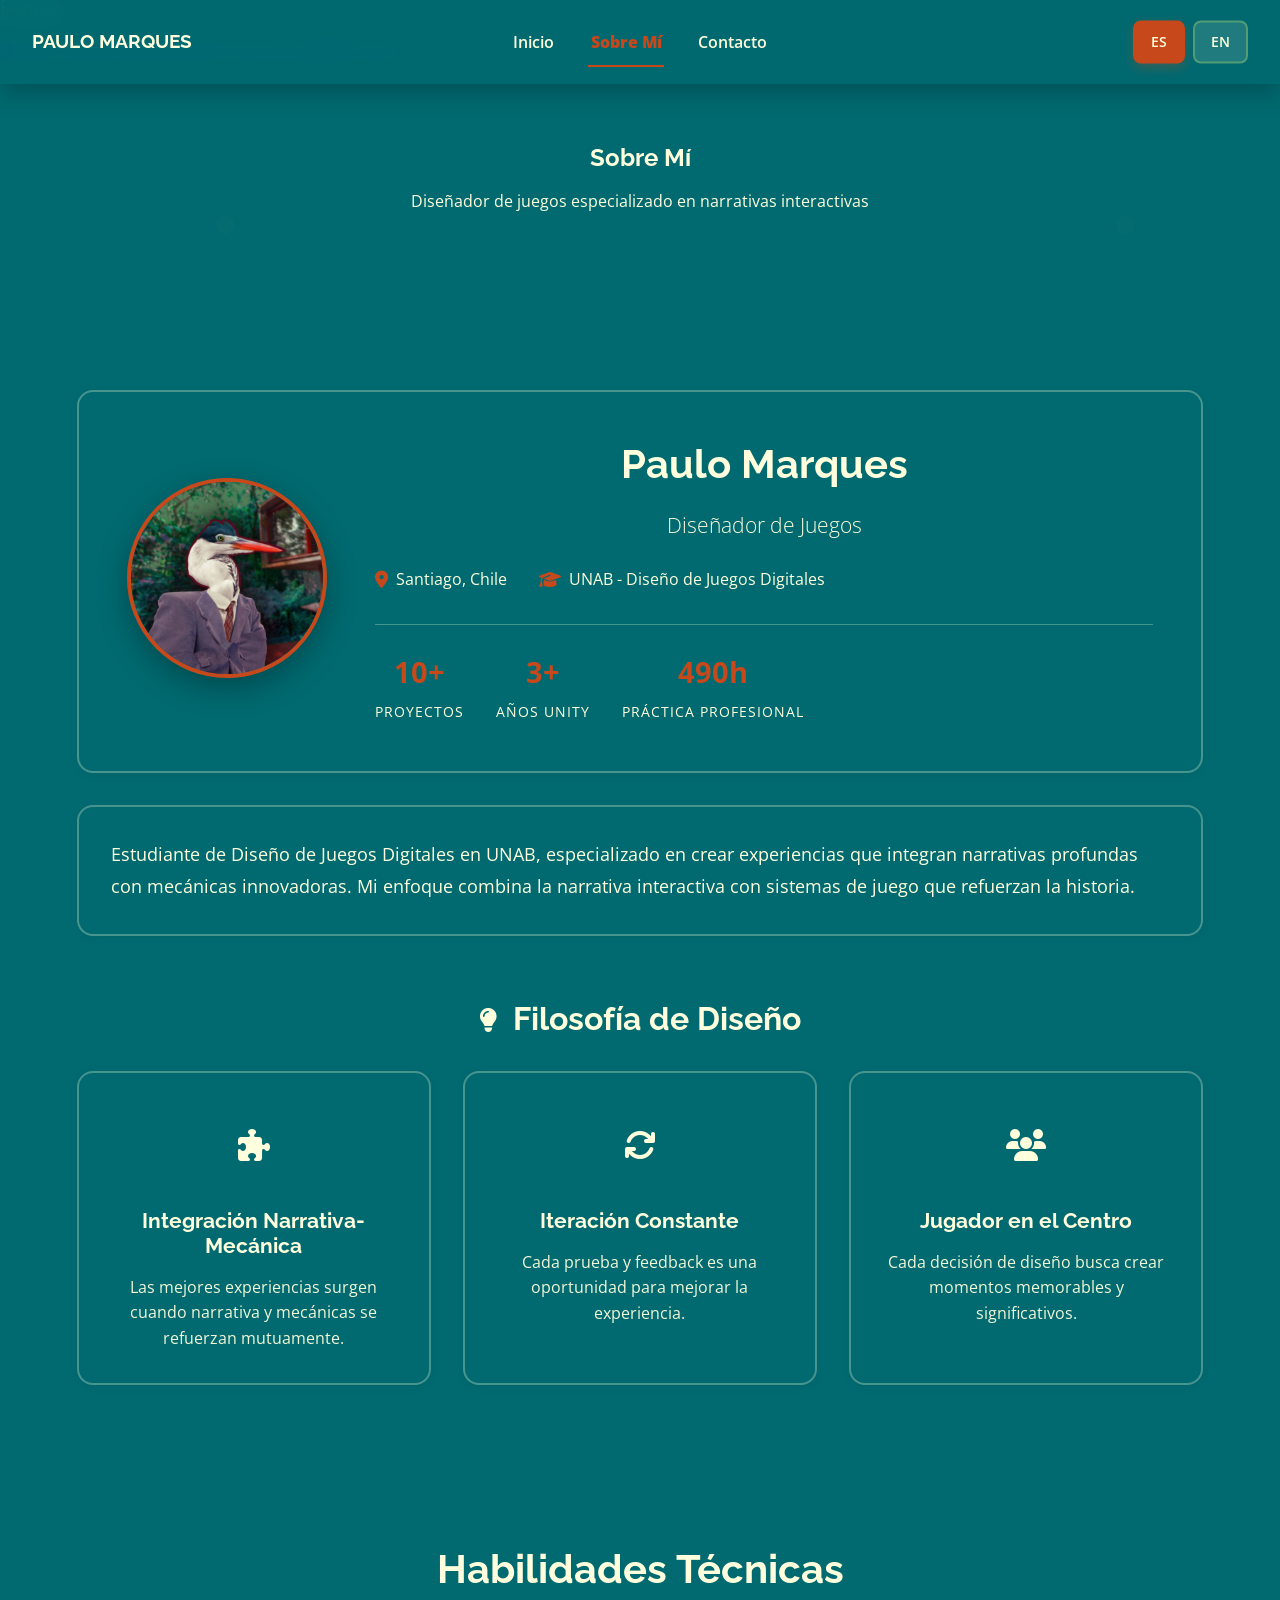
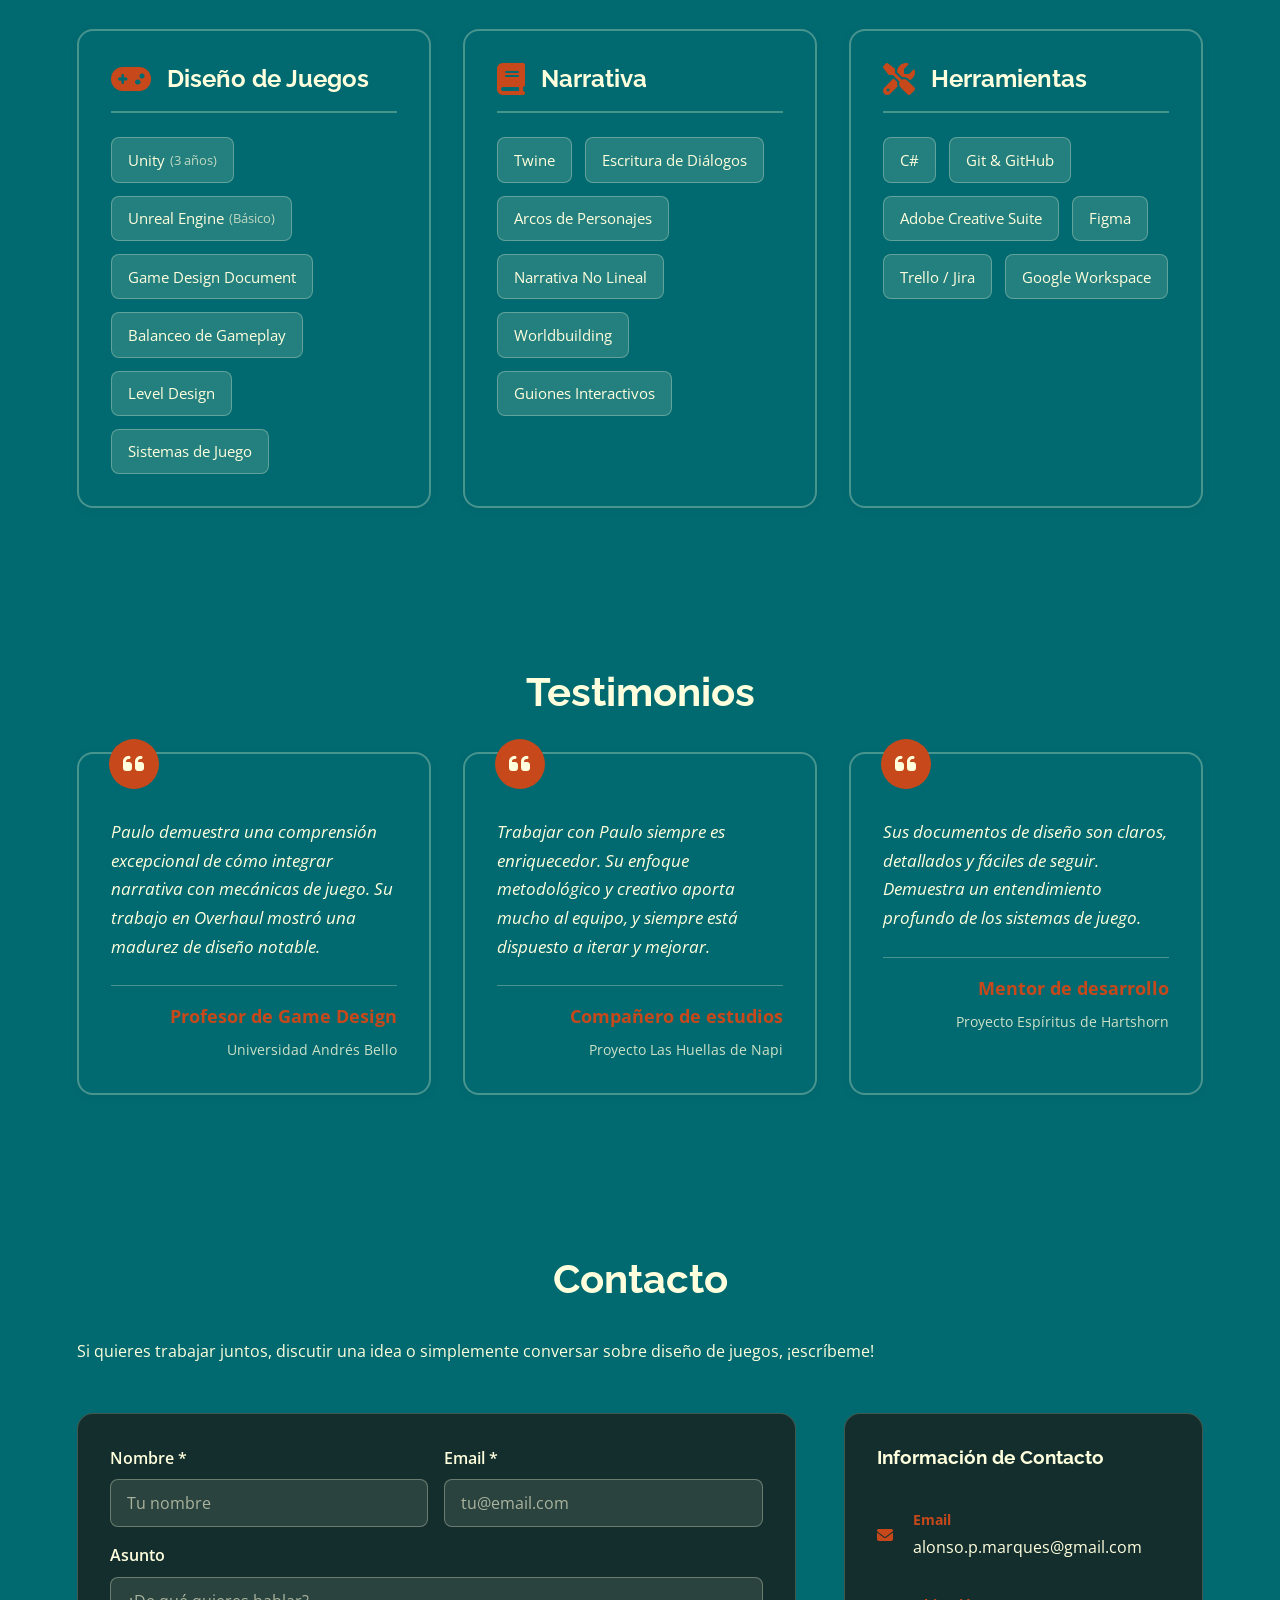
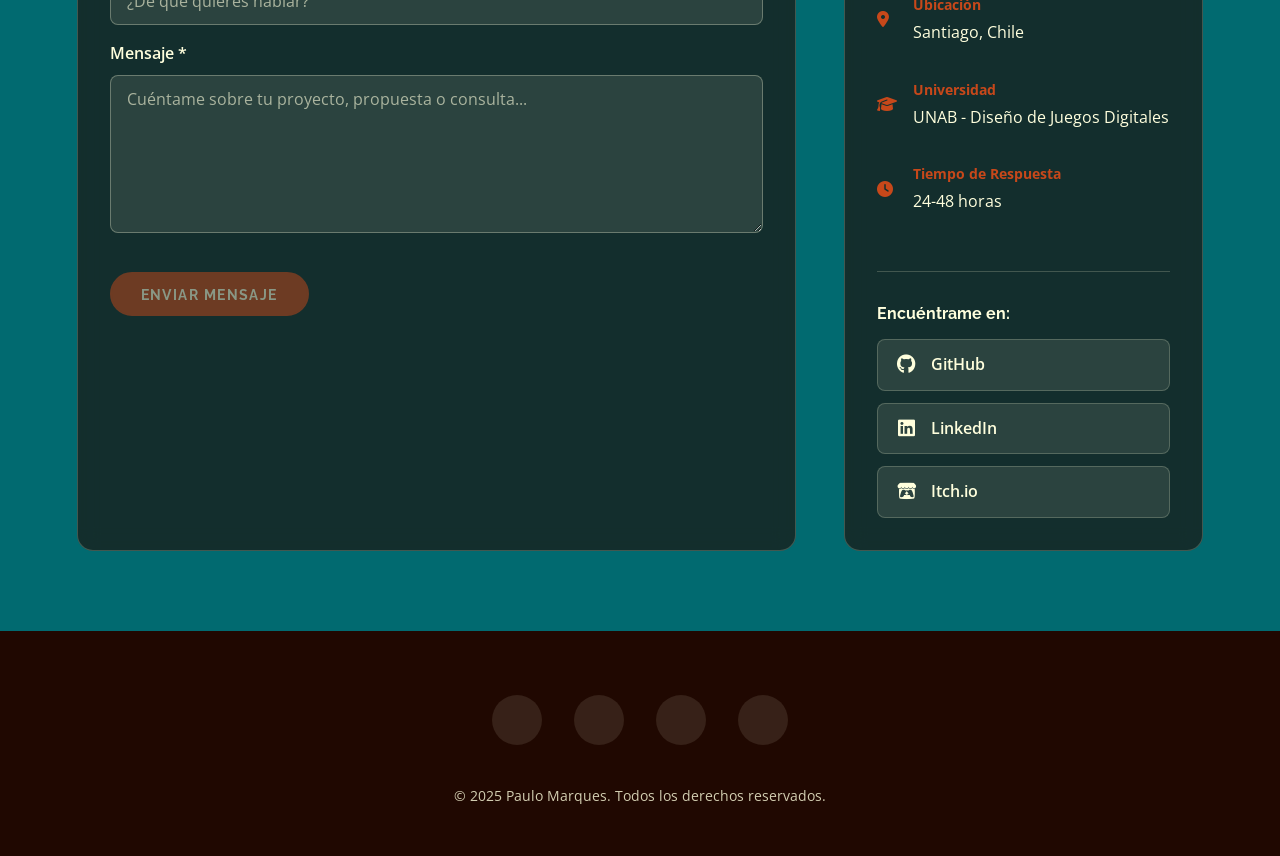
<file: about.html>
<!DOCTYPE html>
<html lang="es">

<head>
  <meta charset="UTF-8">
  <meta name="viewport" content="width=device-width, initial-scale=1">
  <title>Sobre Mí | Paulo Marques - Diseñador de Juegos</title>
  <meta name="description"
    content="Conoce más sobre Paulo Marques: estudiante de Diseño de Juegos Digitales en UNAB, especializado en narrativa interactiva y diseño de mecánicas">
  <meta name="keywords"
    content="Paulo Marques, game designer Chile, UNAB, diseñador juegos, contacto, habilidades">
  <meta name="author" content="Paulo Marques">
  <meta name="robots" content="index, follow">
  
  <!-- Open Graph -->
  <meta property="og:type" content="website">
  <meta property="og:url" content="https://tu-usuario.github.io/tu-repositorio/about.html">
  <meta property="og:title" content="Sobre Mí | Paulo Marques">
  <meta property="og:description" content="Conoce más sobre Paulo Marques, diseñador de juegos especializado en narrativa interactiva">
  <meta property="og:image" content="https://tu-usuario.github.io/tu-repositorio/images/preview.jpg">

  <!-- Canonical URL -->
  <link rel="canonical" href="https://tu-usuario.github.io/tu-repositorio/about.html">
  
  <!-- Favicon -->
  <link rel="icon" type="image/x-icon" href="favicon.ico">
  
  <!-- Stylesheets -->
  <link rel="stylesheet" href="assets/css/main.css">
  <link rel="stylesheet" href="https://cdnjs.cloudflare.com/ajax/libs/font-awesome/6.4.0/css/all.min.css">
  <link
    href="https://fonts.googleapis.com/css2?family=Open+Sans:wght@400;600;700&family=Raleway:wght@700;800&display=swap"
    rel="stylesheet">
</head>

<body class="is-preload" data-theme="dark">
  <div id="page-wrapper">
    <!-- Header -->
    <header id="header" role="banner">
      <h1><a href="index.html">PAULO MARQUES</a></h1>
      <nav aria-label="Navegación principal" class="nav-centered">
        <a href="index.html">Inicio</a>
        <a href="about.html" class="active">Sobre Mí</a>
        <a href="#contacto">Contacto</a>
      </nav>
      
      <!-- Header Controls -->
      <div class="header-controls">
        <div class="language-switcher">
          <a href="about.html" class="lang-btn active" aria-label="Español">ES</a>
          <a href="en-about.html" class="lang-btn" aria-label="English">EN</a>
        </div>
      </div>
      
      <button class="mobile-menu-toggle" aria-expanded="false" aria-label="Abrir menú de navegación">
        <i class="fas fa-bars" aria-hidden="true"></i>
      </button>
    </header>

    <!-- Menú móvil -->
    <nav class="mobile-menu" aria-label="Menú móvil">
      <a href="index.html">Inicio</a>
      <a href="about.html" class="active">Sobre Mí</a>
      <a href="#contacto">Contacto</a>
    </nav>

    <!-- Índice lateral -->
    <aside class="sidebar-index" aria-label="Índice de sección">
      <div class="sidebar-content">
        <h3>Índice</h3>
        <nav class="sidebar-nav">
          <a href="#sobre-mi" class="sidebar-link">
            <i class="fas fa-user"></i>
            Sobre Mí
          </a>
          <a href="#habilidades" class="sidebar-link">
            <i class="fas fa-chart-bar"></i>
            Habilidades
          </a>
          <a href="#testimonios" class="sidebar-link">
            <i class="fas fa-quote-left"></i>
            Testimonios
          </a>
          <a href="#contacto" class="sidebar-link">
            <i class="fas fa-envelope"></i>
            Contacto
          </a>
        </nav>
      </div>
    </aside>

    <!-- Hero de página -->
    <section class="page-hero">
      <div class="inner">
        <h1 class="fade-in">Sobre Mí</h1>
        <p class="fade-in">Diseñador de juegos especializado en narrativas interactivas</p>
      </div>
    </section>

    <!-- Perfil Principal -->
    <section id="sobre-mi" class="wrapper style1">
      <div class="inner">
        <div class="profile-hero slide-up">
          <div class="profile-card-main">
            <div class="profile-image-container">
              <img src="images/tu-foto.jpg" 
                   alt="Paulo Marques" 
                   class="profile-pic-large"
                   loading="eager"
                   onerror="this.src='https://via.placeholder.com/300x300/1F4D5B/DBE9D1?text=PM'">
            </div>
            <div class="profile-info-main">
              <h2>Paulo Marques</h2>
              <p class="profile-role">Diseñador de Juegos</p>
              <div class="profile-meta">
                <div class="meta-item">
                  <i class="fas fa-map-marker-alt"></i>
                  <span>Santiago, Chile</span>
                </div>
                <div class="meta-item">
                  <i class="fas fa-graduation-cap"></i>
                  <span>UNAB - Diseño de Juegos Digitales</span>
                </div>
              </div>
              
              <div class="profile-stats-inline">
                <div class="stat-inline">
                  <strong>10+</strong>
                  <span>Proyectos</span>
                </div>
                <div class="stat-inline">
                  <strong>3+</strong>
                  <span>Años Unity</span>
                </div>
                <div class="stat-inline">
                  <strong>490h</strong>
                  <span>Práctica Profesional</span>
                </div>
              </div>
            </div>
          </div>

          <div class="profile-description">
            <p>
              Estudiante de Diseño de Juegos Digitales en UNAB, especializado en crear experiencias que 
              integran narrativas profundas con mecánicas innovadoras. Mi enfoque combina la narrativa 
              interactiva con sistemas de juego que refuerzan la historia.
            </p>
          </div>
        </div>

        <!-- Filosofía de Diseño -->
        <div class="philosophy-section slide-up">
          <h3><i class="fas fa-lightbulb"></i> Filosofía de Diseño</h3>
          <div class="philosophy-cards">
            <div class="philosophy-card">
              <div class="philosophy-icon">
                <i class="fas fa-puzzle-piece"></i>
              </div>
              <h4>Integración Narrativa-Mecánica</h4>
              <p>Las mejores experiencias surgen cuando narrativa y mecánicas se refuerzan mutuamente.</p>
            </div>
            <div class="philosophy-card">
              <div class="philosophy-icon">
                <i class="fas fa-sync"></i>
              </div>
              <h4>Iteración Constante</h4>
              <p>Cada prueba y feedback es una oportunidad para mejorar la experiencia.</p>
            </div>
            <div class="philosophy-card">
              <div class="philosophy-icon">
                <i class="fas fa-users"></i>
              </div>
              <h4>Jugador en el Centro</h4>
              <p>Cada decisión de diseño busca crear momentos memorables y significativos.</p>
            </div>
          </div>
        </div>
      </div>
    </section>

    <!-- Habilidades -->
    <section id="habilidades" class="wrapper style2">
      <div class="inner">
        <h2 class="major slide-up">Habilidades Técnicas</h2>
        
        <div class="skills-modern-grid">
          <!-- Diseño de Juegos -->
          <div class="skill-category-modern slide-left">
            <div class="skill-header">
              <i class="fas fa-gamepad"></i>
              <h3>Diseño de Juegos</h3>
            </div>
            <div class="skill-list">
              <span class="skill-tag">Unity <small>(3 años)</small></span>
              <span class="skill-tag">Unreal Engine <small>(Básico)</small></span>
              <span class="skill-tag">Game Design Document</span>
              <span class="skill-tag">Balanceo de Gameplay</span>
              <span class="skill-tag">Level Design</span>
              <span class="skill-tag">Sistemas de Juego</span>
            </div>
          </div>
          
          <!-- Narrativa -->
          <div class="skill-category-modern slide-up">
            <div class="skill-header">
              <i class="fas fa-book"></i>
              <h3>Narrativa</h3>
            </div>
            <div class="skill-list">
              <span class="skill-tag">Twine</span>
              <span class="skill-tag">Escritura de Diálogos</span>
              <span class="skill-tag">Arcos de Personajes</span>
              <span class="skill-tag">Narrativa No Lineal</span>
              <span class="skill-tag">Worldbuilding</span>
              <span class="skill-tag">Guiones Interactivos</span>
            </div>
          </div>
          
          <!-- Herramientas -->
          <div class="skill-category-modern slide-right">
            <div class="skill-header">
              <i class="fas fa-tools"></i>
              <h3>Herramientas</h3>
            </div>
            <div class="skill-list">
              <span class="skill-tag">C#</span>
              <span class="skill-tag">Git & GitHub</span>
              <span class="skill-tag">Adobe Creative Suite</span>
              <span class="skill-tag">Figma</span>
              <span class="skill-tag">Trello / Jira</span>
              <span class="skill-tag">Google Workspace</span>
            </div>
          </div>
        </div>
      </div>
    </section>

    <!-- Testimonios -->
    <section id="testimonios" class="wrapper style1">
      <div class="inner">
        <h2 class="major slide-up">Testimonios</h2>
        
        <div class="testimonials-modern">
          <article class="testimonial-modern slide-left">
            <div class="quote-icon">
              <i class="fas fa-quote-left"></i>
            </div>
            <blockquote>
              Paulo demuestra una comprensión excepcional de cómo integrar narrativa con mecánicas de juego. 
              Su trabajo en Overhaul mostró una madurez de diseño notable.
            </blockquote>
            <div class="testimonial-author">
              <strong>Profesor de Game Design</strong>
              <span>Universidad Andrés Bello</span>
            </div>
          </article>
          
          <article class="testimonial-modern slide-up">
            <div class="quote-icon">
              <i class="fas fa-quote-left"></i>
            </div>
            <blockquote>
              Trabajar con Paulo siempre es enriquecedor. Su enfoque metodológico y creativo aporta mucho 
              al equipo, y siempre está dispuesto a iterar y mejorar.
            </blockquote>
            <div class="testimonial-author">
              <strong>Compañero de estudios</strong>
              <span>Proyecto Las Huellas de Napi</span>
            </div>
          </article>
          
          <article class="testimonial-modern slide-right">
            <div class="quote-icon">
              <i class="fas fa-quote-left"></i>
            </div>
            <blockquote>
              Sus documentos de diseño son claros, detallados y fáciles de seguir. Demuestra un entendimiento 
              profundo de los sistemas de juego.
            </blockquote>
            <div class="testimonial-author">
              <strong>Mentor de desarrollo</strong>
              <span>Proyecto Espíritus de Hartshorn</span>
            </div>
          </article>
        </div>
      </div>
    </section>

    <!-- Contacto -->
    <section id="contacto" class="wrapper style4">
      <div class="inner">
        <h2 class="major slide-up">Contacto</h2>
        <p class="slide-up">Si quieres trabajar juntos, discutir una idea o simplemente conversar sobre diseño de juegos, ¡escríbeme!</p>
        
        <div class="contact-container">
          <form id="contact-form" class="slide-left" novalidate>
            <div class="fields">
              <div class="field half">
                <label for="name">Nombre *</label>
                <input type="text" name="name" id="name" required aria-required="true" autocomplete="name" placeholder="Tu nombre">
              </div>
              <div class="field half">
                <label for="email">Email *</label>
                <input type="email" name="email" id="email" required aria-required="true" autocomplete="email" placeholder="tu@email.com">
              </div>
              <div class="field">
                <label for="subject">Asunto</label>
                <input type="text" name="subject" id="subject" autocomplete="off" placeholder="¿De qué quieres hablar?">
              </div>
              <div class="field">
                <label for="message">Mensaje *</label>
                <textarea name="message" id="message" rows="6" required aria-required="true" placeholder="Cuéntame sobre tu proyecto, propuesta o consulta..."></textarea>
              </div>
            </div>
            <div class="actions">
              <button type="submit" class="primary button" disabled>
                <span class="button-text">Enviar Mensaje</span>
                <span class="button-loader" aria-hidden="true"></span>
              </button>
            </div>
          </form>
          
          <div class="contact-info slide-right">
            <h3>Información de Contacto</h3>
            <div class="contact-item">
              <i class="fas fa-envelope" aria-hidden="true"></i>
              <div class="contact-detail">
                <strong>Email</strong>
                <a href="mailto:alonso.p.marques@gmail.com">alonso.p.marques@gmail.com</a>
              </div>
            </div>
            <div class="contact-item">
              <i class="fas fa-map-marker-alt" aria-hidden="true"></i>
              <div class="contact-detail">
                <strong>Ubicación</strong>
                <span>Santiago, Chile</span>
              </div>
            </div>
            <div class="contact-item">
              <i class="fas fa-graduation-cap" aria-hidden="true"></i>
              <div class="contact-detail">
                <strong>Universidad</strong>
                <span>UNAB - Diseño de Juegos Digitales</span>
              </div>
            </div>
            <div class="contact-item">
              <i class="fas fa-clock" aria-hidden="true"></i>
              <div class="contact-detail">
                <strong>Tiempo de Respuesta</strong>
                <span>24-48 horas</span>
              </div>
            </div>
            
            <div class="social-links">
              <h4>Encuéntrame en:</h4>
              <div class="social-buttons">
                <a href="https://github.com/ElPaulmar" target="_blank" rel="noopener noreferrer" class="social-btn">
                  <i class="fab fa-github"></i>
                  GitHub
                </a>
                <a href="https://www.linkedin.com/in/paulo-marques-594a63347/" target="_blank" rel="noopener noreferrer" class="social-btn">
                  <i class="fab fa-linkedin"></i>
                  LinkedIn
                </a>
                <a href="https://paulmar.itch.io/" target="_blank" rel="noopener noreferrer" class="social-btn">
                  <i class="fab fa-itch-io"></i>
                  Itch.io
                </a>
              </div>
            </div>
          </div>
        </div>
      </div>
    </section>

    <!-- Footer -->
    <footer id="footer" role="contentinfo">
      <ul class="icons">
        <li>
          <a href="https://github.com/ElPaulmar"
             class="icon brands fa-github" 
             target="_blank" 
             rel="noopener noreferrer"
             aria-label="Visitar mi perfil de GitHub">
          </a>
        </li>
        <li>
          <a href="https://www.linkedin.com/in/paulo-marques-594a63347/" 
             class="icon brands fa-linkedin" 
             target="_blank" 
             rel="noopener noreferrer"
             aria-label="Conectar en LinkedIn">
          </a>
        </li>
        <li>
          <a href="mailto:alonso.p.marques@gmail.com" 
             class="icon fa-envelope"
             aria-label="Enviar email">
          </a>
        </li>
        <li>
          <a href="https://paulmar.itch.io/" 
             class="icon brands fa-itch-io" 
             target="_blank" 
             rel="noopener noreferrer"
             aria-label="Ver mis juegos en Itch.io">
          </a>
        </li>
      </ul>
      <p>&copy; 2025 Paulo Marques. Todos los derechos reservados.</p>
    </footer>
  </div>

  <!-- Notificación de mensaje enviado -->
  <div id="message-notification" 
       class="notification" 
       role="alert" 
       aria-live="polite" 
       aria-atomic="true">
    <i class="fas fa-check-circle" aria-hidden="true"></i>
    <span>¡Mensaje enviado correctamente!</span>
  </div>

  <script src="assets/js/main.js" defer></script>
</body>

</html>
</file>
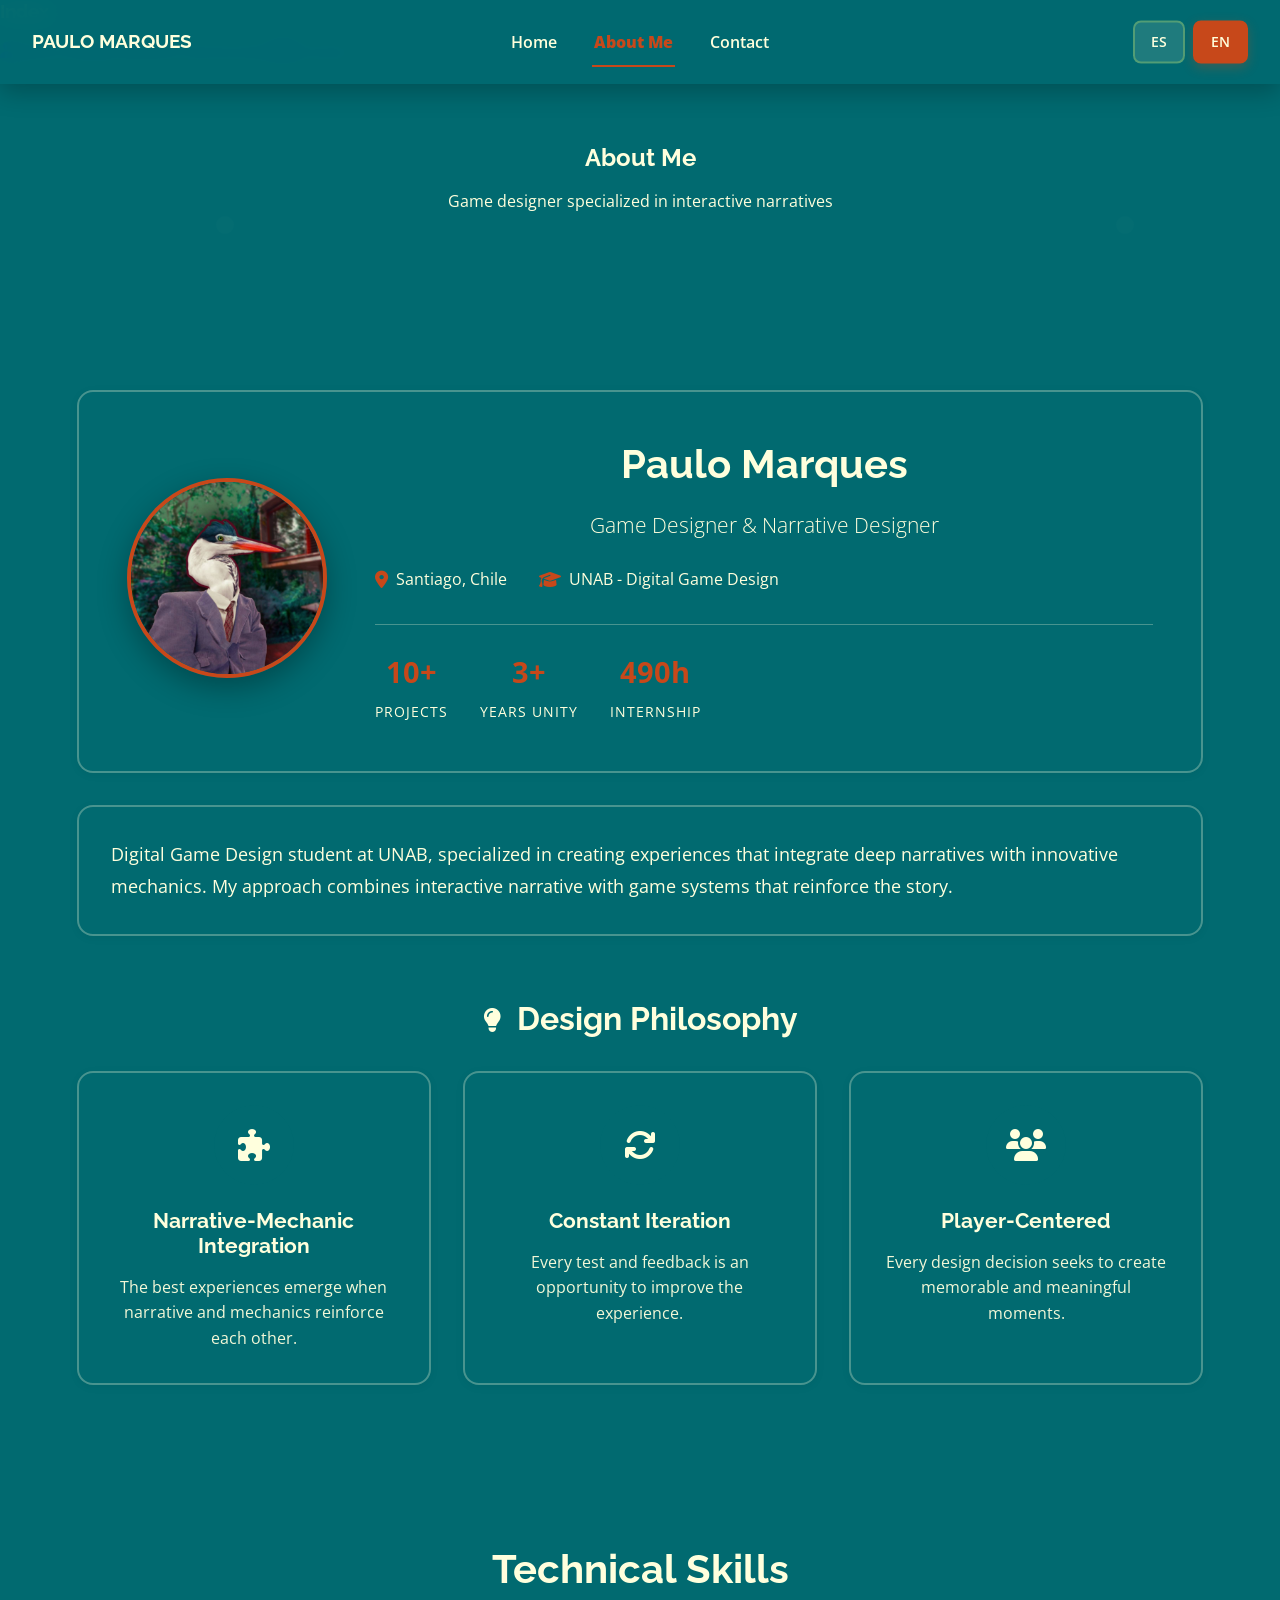
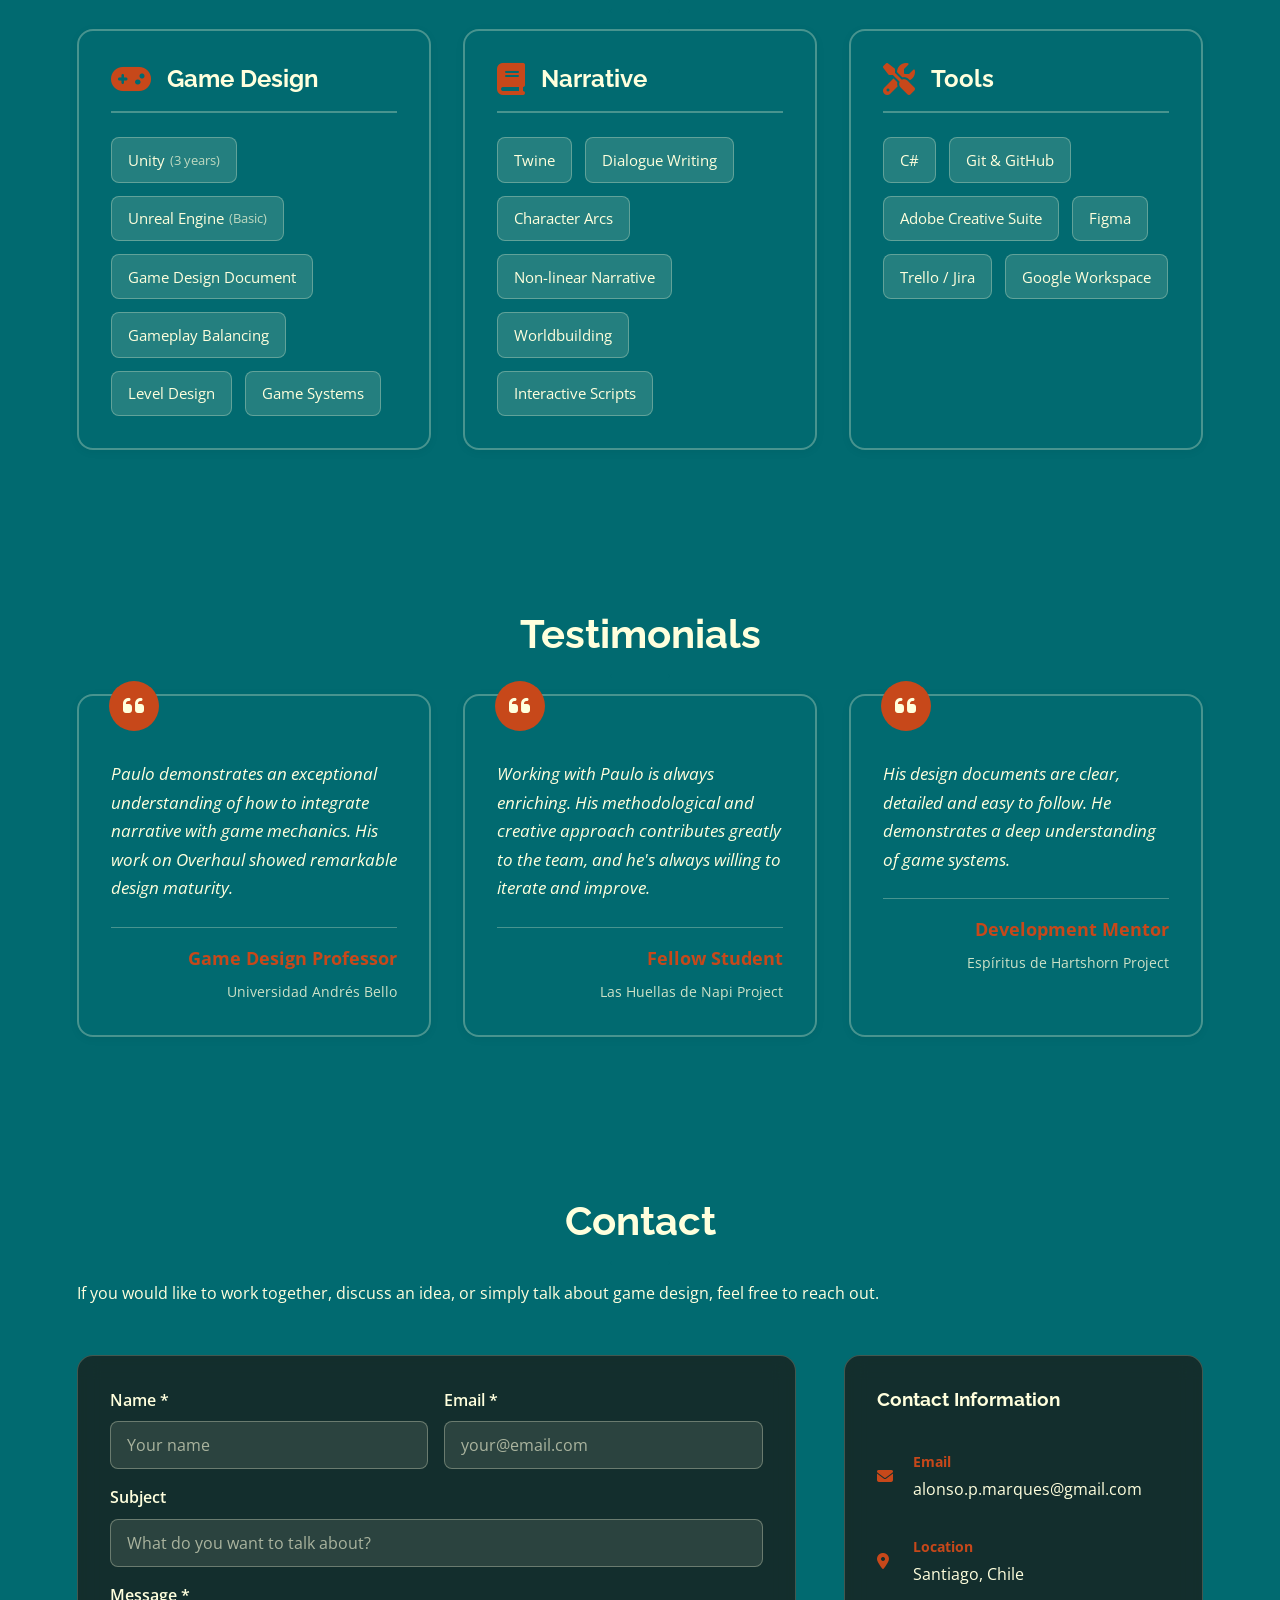
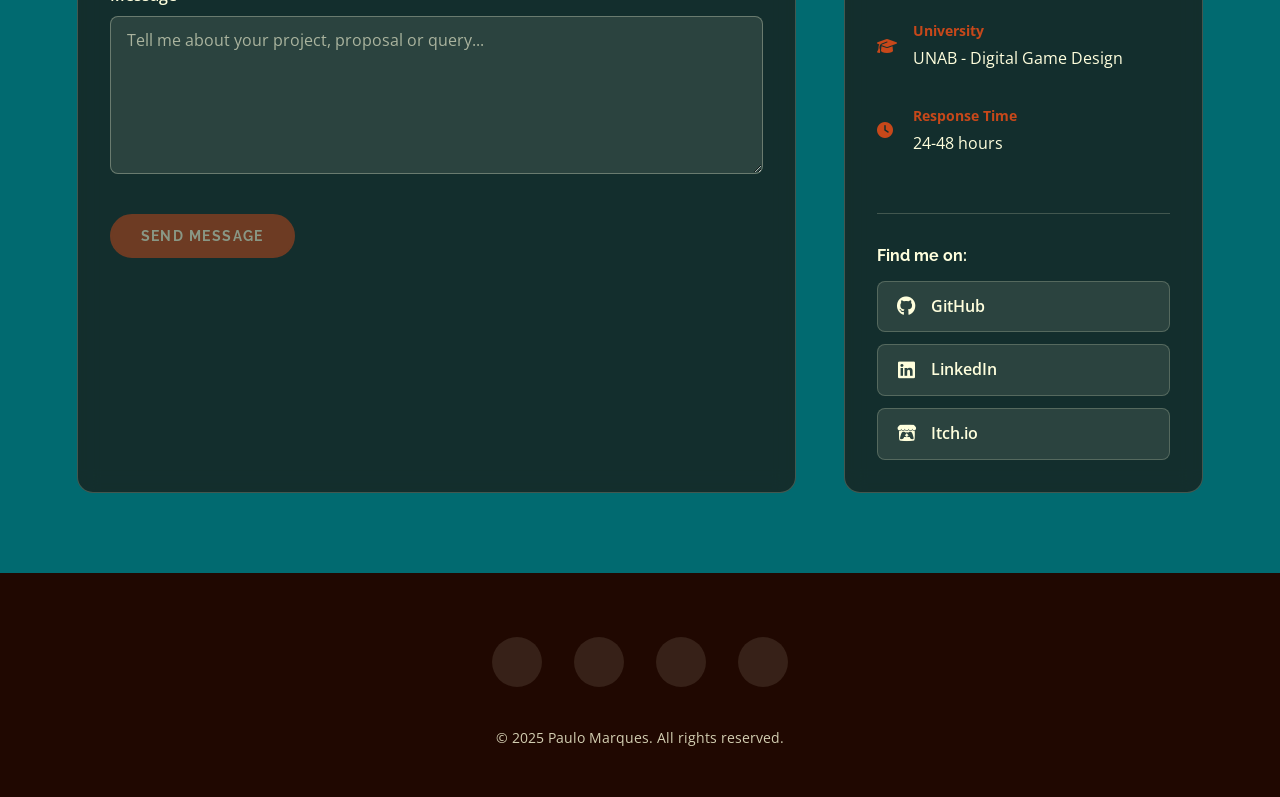
<file: en-about.html>
<!DOCTYPE html>
<html lang="en">

<head>
  <meta charset="UTF-8">
  <meta name="viewport" content="width=device-width, initial-scale=1">
  <title>About Me | Paulo Marques - Game Designer</title>
  <meta name="description"
    content="Learn more about Paulo Marques: Digital Game Design student at UNAB, specialized in interactive narrative and mechanics design">
  <meta name="keywords"
    content="Paulo Marques, game designer Chile, UNAB, game designer, contact, skills">
  <meta name="author" content="Paulo Marques">
  <meta name="robots" content="index, follow">
  
  <!-- Open Graph -->
  <meta property="og:type" content="website">
  <meta property="og:url" content="https://tu-usuario.github.io/tu-repositorio/en-about.html">
  <meta property="og:title" content="About Me | Paulo Marques">
  <meta property="og:description" content="Learn more about Paulo Marques, game designer specialized in interactive narrative">
  <meta property="og:image" content="https://tu-usuario.github.io/tu-repositorio/images/preview.jpg">

  <!-- Canonical URL -->
  <link rel="canonical" href="https://tu-usuario.github.io/tu-repositorio/en-about.html">
  
  <!-- Favicon -->
  <link rel="icon" type="image/x-icon" href="favicon.ico">
  
  <!-- Stylesheets -->
  <link rel="stylesheet" href="assets/css/main.css">
  <link rel="stylesheet" href="https://cdnjs.cloudflare.com/ajax/libs/font-awesome/6.4.0/css/all.min.css">
  <link
    href="https://fonts.googleapis.com/css2?family=Open+Sans:wght@400;600;700&family=Raleway:wght@700;800&display=swap"
    rel="stylesheet">
</head>

<body class="is-preload" data-theme="dark">
  <div id="page-wrapper">
    <!-- Header -->
    <header id="header" role="banner">
      <h1><a href="en-index.html">PAULO MARQUES</a></h1>
      <nav aria-label="Main navigation" class="nav-centered">
        <a href="en-index.html">Home</a>
        <a href="en-about.html" class="active">About Me</a>
        <a href="#contacto">Contact</a>
      </nav>
      
      <!-- Header Controls -->
      <div class="header-controls">
        <div class="language-switcher">
          <a href="about.html" class="lang-btn" aria-label="Español">ES</a>
          <a href="en-about.html" class="lang-btn active" aria-label="English">EN</a>
        </div>

      </div>
      
      <button class="mobile-menu-toggle" aria-expanded="false" aria-label="Open navigation menu">
        <i class="fas fa-bars" aria-hidden="true"></i>
      </button>
    </header>

    <!-- Mobile Menu -->
    <nav class="mobile-menu" aria-label="Mobile menu">
      <a href="en-index.html">Home</a>
      <a href="en-about.html" class="active">About Me</a>
      <a href="#contacto">Contact</a>
    </nav>

    <!-- Sidebar Index -->
    <aside class="sidebar-index" aria-label="Section index">
      <div class="sidebar-content">
        <h3>Index</h3>
        <nav class="sidebar-nav">
          <a href="#sobre-mi" class="sidebar-link">
            <i class="fas fa-user"></i>
            About Me
          </a>
          <a href="#habilidades" class="sidebar-link">
            <i class="fas fa-chart-bar"></i>
            Skills
          </a>
          <a href="#testimonios" class="sidebar-link">
            <i class="fas fa-quote-left"></i>
            Testimonials
          </a>
          <a href="#contacto" class="sidebar-link">
            <i class="fas fa-envelope"></i>
            Contact
          </a>
        </nav>
      </div>
    </aside>

    <!-- Page Hero -->
    <section class="page-hero">
      <div class="inner">
        <h1 class="fade-in">About Me</h1>
        <p class="fade-in">Game designer specialized in interactive narratives</p>
      </div>
    </section>

    <!-- Main Profile -->
    <section id="sobre-mi" class="wrapper style1">
      <div class="inner">
        <div class="profile-hero slide-up">
          <div class="profile-card-main">
            <div class="profile-image-container">
              <img src="images/tu-foto.jpg" 
                   alt="Paulo Marques" 
                   class="profile-pic-large"
                   loading="eager"
                   onerror="this.src='https://via.placeholder.com/300x300/1F4D5B/DBE9D1?text=PM'">
            </div>
            <div class="profile-info-main">
              <h2>Paulo Marques</h2>
              <p class="profile-role">Game Designer & Narrative Designer</p>
              <div class="profile-meta">
                <div class="meta-item">
                  <i class="fas fa-map-marker-alt"></i>
                  <span>Santiago, Chile</span>
                </div>
                <div class="meta-item">
                  <i class="fas fa-graduation-cap"></i>
                  <span>UNAB - Digital Game Design</span>
                </div>
              </div>
              
              <div class="profile-stats-inline">
                <div class="stat-inline">
                  <strong>10+</strong>
                  <span>Projects</span>
                </div>
                <div class="stat-inline">
                  <strong>3+</strong>
                  <span>Years Unity</span>
                </div>
                <div class="stat-inline">
                  <strong>490h</strong>
                  <span>Internship</span>
                </div>
              </div>
            </div>
          </div>

          <div class="profile-description">
            <p>
              Digital Game Design student at UNAB, specialized in creating experiences that 
              integrate deep narratives with innovative mechanics. My approach combines 
              interactive narrative with game systems that reinforce the story.
            </p>
          </div>
        </div>

        <!-- Design Philosophy -->
        <div class="philosophy-section slide-up">
          <h3><i class="fas fa-lightbulb"></i> Design Philosophy</h3>
          <div class="philosophy-cards">
            <div class="philosophy-card">
              <div class="philosophy-icon">
                <i class="fas fa-puzzle-piece"></i>
              </div>
              <h4>Narrative-Mechanic Integration</h4>
              <p>The best experiences emerge when narrative and mechanics reinforce each other.</p>
            </div>
            <div class="philosophy-card">
              <div class="philosophy-icon">
                <i class="fas fa-sync"></i>
              </div>
              <h4>Constant Iteration</h4>
              <p>Every test and feedback is an opportunity to improve the experience.</p>
            </div>
            <div class="philosophy-card">
              <div class="philosophy-icon">
                <i class="fas fa-users"></i>
              </div>
              <h4>Player-Centered</h4>
              <p>Every design decision seeks to create memorable and meaningful moments.</p>
            </div>
          </div>
        </div>
      </div>
    </section>

    <!-- Skills -->
    <section id="habilidades" class="wrapper style2">
      <div class="inner">
        <h2 class="major slide-up">Technical Skills</h2>
        
        <div class="skills-modern-grid">
          <!-- Game Design -->
          <div class="skill-category-modern slide-left">
            <div class="skill-header">
              <i class="fas fa-gamepad"></i>
              <h3>Game Design</h3>
            </div>
            <div class="skill-list">
              <span class="skill-tag">Unity <small>(3 years)</small></span>
              <span class="skill-tag">Unreal Engine <small>(Basic)</small></span>
              <span class="skill-tag">Game Design Document</span>
              <span class="skill-tag">Gameplay Balancing</span>
              <span class="skill-tag">Level Design</span>
              <span class="skill-tag">Game Systems</span>
            </div>
          </div>
          
          <!-- Narrative -->
          <div class="skill-category-modern slide-up">
            <div class="skill-header">
              <i class="fas fa-book"></i>
              <h3>Narrative</h3>
            </div>
            <div class="skill-list">
              <span class="skill-tag">Twine</span>
              <span class="skill-tag">Dialogue Writing</span>
              <span class="skill-tag">Character Arcs</span>
              <span class="skill-tag">Non-linear Narrative</span>
              <span class="skill-tag">Worldbuilding</span>
              <span class="skill-tag">Interactive Scripts</span>
            </div>
          </div>
          
          <!-- Tools -->
          <div class="skill-category-modern slide-right">
            <div class="skill-header">
              <i class="fas fa-tools"></i>
              <h3>Tools</h3>
            </div>
            <div class="skill-list">
              <span class="skill-tag">C#</span>
              <span class="skill-tag">Git & GitHub</span>
              <span class="skill-tag">Adobe Creative Suite</span>
              <span class="skill-tag">Figma</span>
              <span class="skill-tag">Trello / Jira</span>
              <span class="skill-tag">Google Workspace</span>
            </div>
          </div>
        </div>
      </div>
    </section>

    <!-- Testimonials -->
    <section id="testimonios" class="wrapper style1">
      <div class="inner">
        <h2 class="major slide-up">Testimonials</h2>
        
        <div class="testimonials-modern">
          <article class="testimonial-modern slide-left">
            <div class="quote-icon">
              <i class="fas fa-quote-left"></i>
            </div>
            <blockquote>
              Paulo demonstrates an exceptional understanding of how to integrate narrative with game mechanics. 
              His work on Overhaul showed remarkable design maturity.
            </blockquote>
            <div class="testimonial-author">
              <strong>Game Design Professor</strong>
              <span>Universidad Andrés Bello</span>
            </div>
          </article>
          
          <article class="testimonial-modern slide-up">
            <div class="quote-icon">
              <i class="fas fa-quote-left"></i>
            </div>
            <blockquote>
              Working with Paulo is always enriching. His methodological and creative approach contributes 
              greatly to the team, and he's always willing to iterate and improve.
            </blockquote>
            <div class="testimonial-author">
              <strong>Fellow Student</strong>
              <span>Las Huellas de Napi Project</span>
            </div>
          </article>
          
          <article class="testimonial-modern slide-right">
            <div class="quote-icon">
              <i class="fas fa-quote-left"></i>
            </div>
            <blockquote>
              His design documents are clear, detailed and easy to follow. He demonstrates a deep 
              understanding of game systems.
            </blockquote>
            <div class="testimonial-author">
              <strong>Development Mentor</strong>
              <span>Espíritus de Hartshorn Project</span>
            </div>
          </article>
        </div>
      </div>
    </section>

    <!-- Contact -->
    <section id="contacto" class="wrapper style4">
      <div class="inner">
        <h2 class="major slide-up">Contact</h2>
        <p class="slide-up">If you would like to work together, discuss an idea, or simply talk about game design, feel free to reach out.</p>
        
        <div class="contact-container">
          <form id="contact-form" class="slide-left" novalidate>
            <div class="fields">
              <div class="field half">
                <label for="name">Name *</label>
                <input type="text" name="name" id="name" required aria-required="true" autocomplete="name" placeholder="Your name">
              </div>
              <div class="field half">
                <label for="email">Email *</label>
                <input type="email" name="email" id="email" required aria-required="true" autocomplete="email" placeholder="your@email.com">
              </div>
              <div class="field">
                <label for="subject">Subject</label>
                <input type="text" name="subject" id="subject" autocomplete="off" placeholder="What do you want to talk about?">
              </div>
              <div class="field">
                <label for="message">Message *</label>
                <textarea name="message" id="message" rows="6" required aria-required="true" placeholder="Tell me about your project, proposal or query..."></textarea>
              </div>
            </div>
            <div class="actions">
              <button type="submit" class="primary button" disabled>
                <span class="button-text">Send Message</span>
                <span class="button-loader" aria-hidden="true"></span>
              </button>
            </div>
          </form>
          
          <div class="contact-info slide-right">
            <h3>Contact Information</h3>
            <div class="contact-item">
              <i class="fas fa-envelope" aria-hidden="true"></i>
              <div class="contact-detail">
                <strong>Email</strong>
                <a href="mailto:alonso.p.marques@gmail.com">alonso.p.marques@gmail.com</a>
              </div>
            </div>
            <div class="contact-item">
              <i class="fas fa-map-marker-alt" aria-hidden="true"></i>
              <div class="contact-detail">
                <strong>Location</strong>
                <span>Santiago, Chile</span>
              </div>
            </div>
            <div class="contact-item">
              <i class="fas fa-graduation-cap" aria-hidden="true"></i>
              <div class="contact-detail">
                <strong>University</strong>
                <span>UNAB - Digital Game Design</span>
              </div>
            </div>
            <div class="contact-item">
              <i class="fas fa-clock" aria-hidden="true"></i>
              <div class="contact-detail">
                <strong>Response Time</strong>
                <span>24-48 hours</span>
              </div>
            </div>
            
            <div class="social-links">
              <h4>Find me on:</h4>
              <div class="social-buttons">
                <a href="https://github.com/ElPaulmar" target="_blank" rel="noopener noreferrer" class="social-btn">
                  <i class="fab fa-github"></i>
                  GitHub
                </a>
                <a href="https://www.linkedin.com/in/paulo-marques-594a63347/" target="_blank" rel="noopener noreferrer" class="social-btn">
                  <i class="fab fa-linkedin"></i>
                  LinkedIn
                </a>
                <a href="https://paulmar.itch.io/" target="_blank" rel="noopener noreferrer" class="social-btn">
                  <i class="fab fa-itch-io"></i>
                  Itch.io
                </a>
              </div>
            </div>
          </div>
        </div>
      </div>
    </section>

    <!-- Footer -->
    <footer id="footer" role="contentinfo">
      <ul class="icons">
        <li>
          <a href="https://github.com/ElPaulmar"
             class="icon brands fa-github" 
             target="_blank" 
             rel="noopener noreferrer"
             aria-label="Visit my GitHub profile">
          </a>
        </li>
        <li>
          <a href="https://www.linkedin.com/in/paulo-marques-594a63347/" 
             class="icon brands fa-linkedin" 
             target="_blank" 
             rel="noopener noreferrer"
             aria-label="Connect on LinkedIn">
          </a>
        </li>
        <li>
          <a href="mailto:alonso.p.marques@gmail.com" 
             class="icon fa-envelope"
             aria-label="Send email">
          </a>
        </li>
        <li>
          <a href="https://paulmar.itch.io/" 
             class="icon brands fa-itch-io" 
             target="_blank" 
             rel="noopener noreferrer"
             aria-label="View my games on Itch.io">
          </a>
        </li>
      </ul>
      <p>&copy; 2025 Paulo Marques. All rights reserved.</p>
    </footer>
  </div>

  <!-- Message Notification -->
  <div id="message-notification" 
       class="notification" 
       role="alert" 
       aria-live="polite" 
       aria-atomic="true">
    <i class="fas fa-check-circle" aria-hidden="true"></i>
    <span>Message sent successfully!</span>
  </div>

  <script src="assets/js/main.js" defer></script>
</body>

</html>
</file>
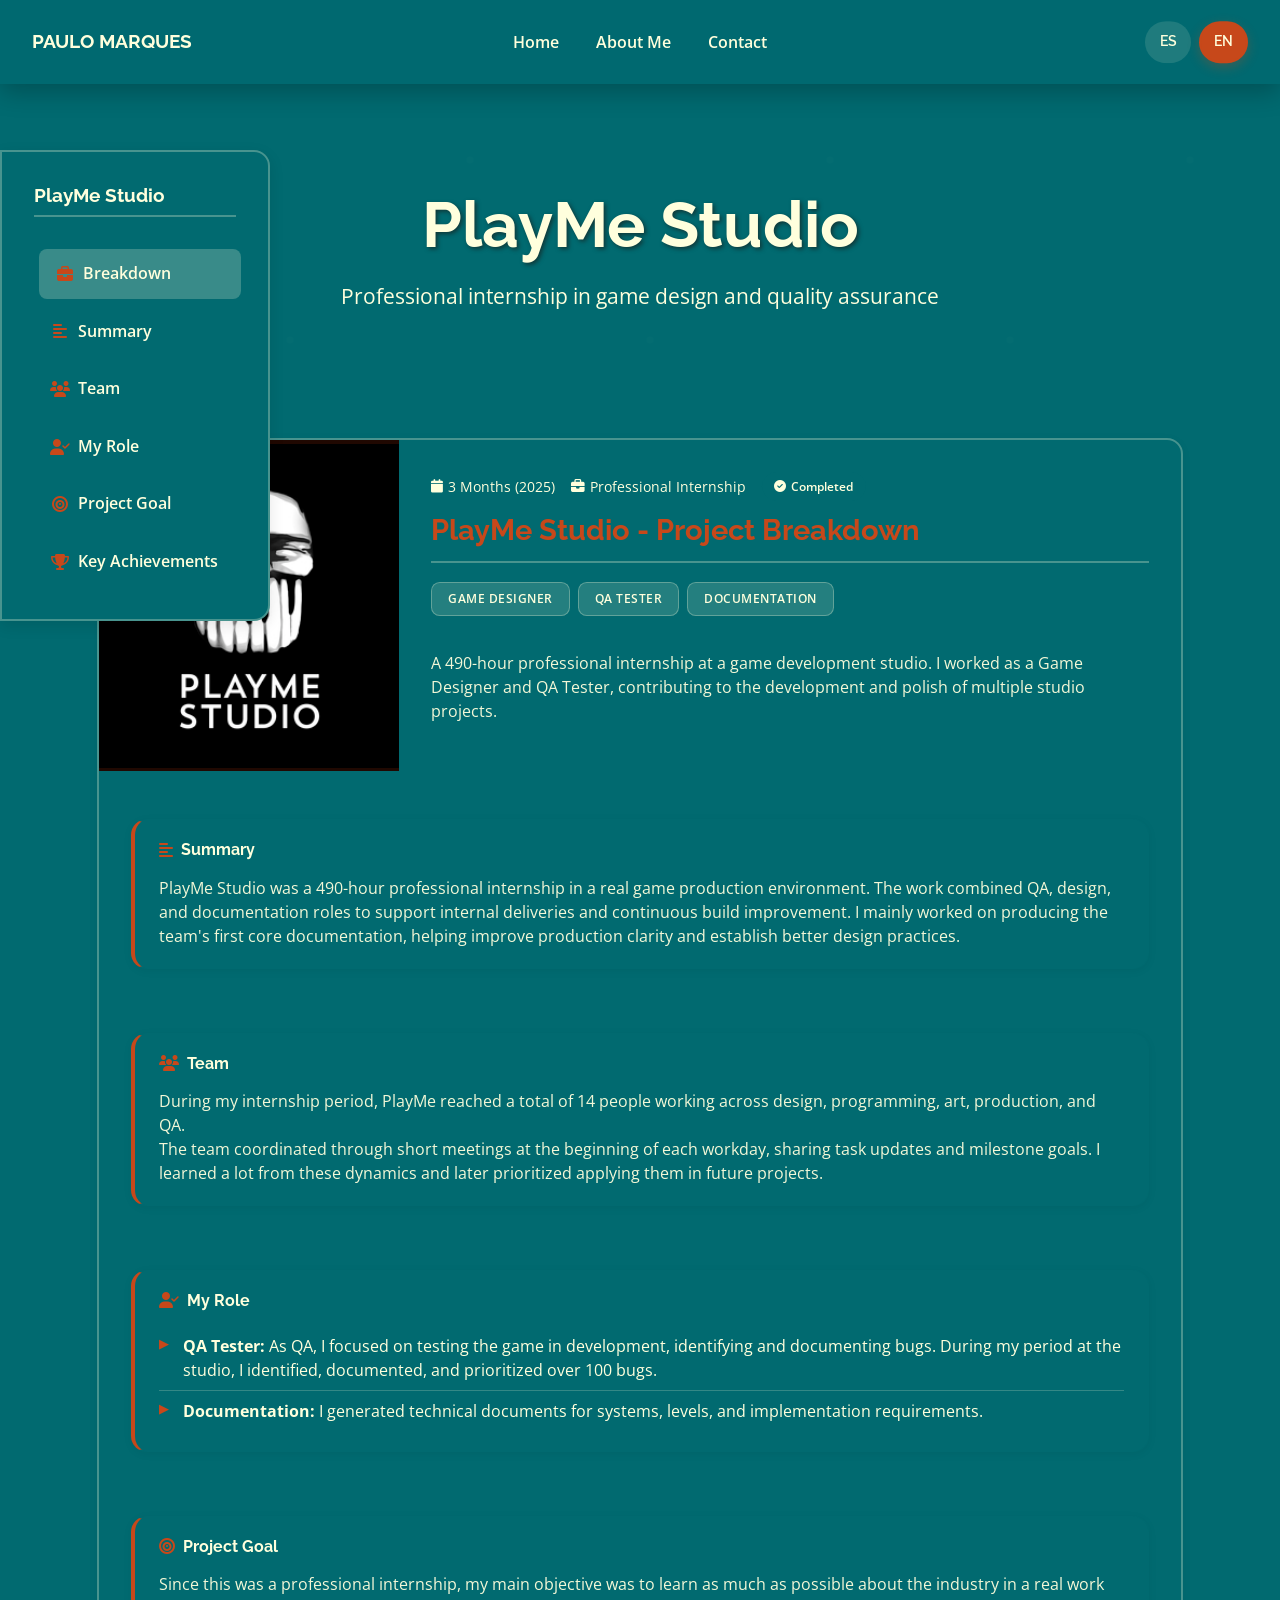
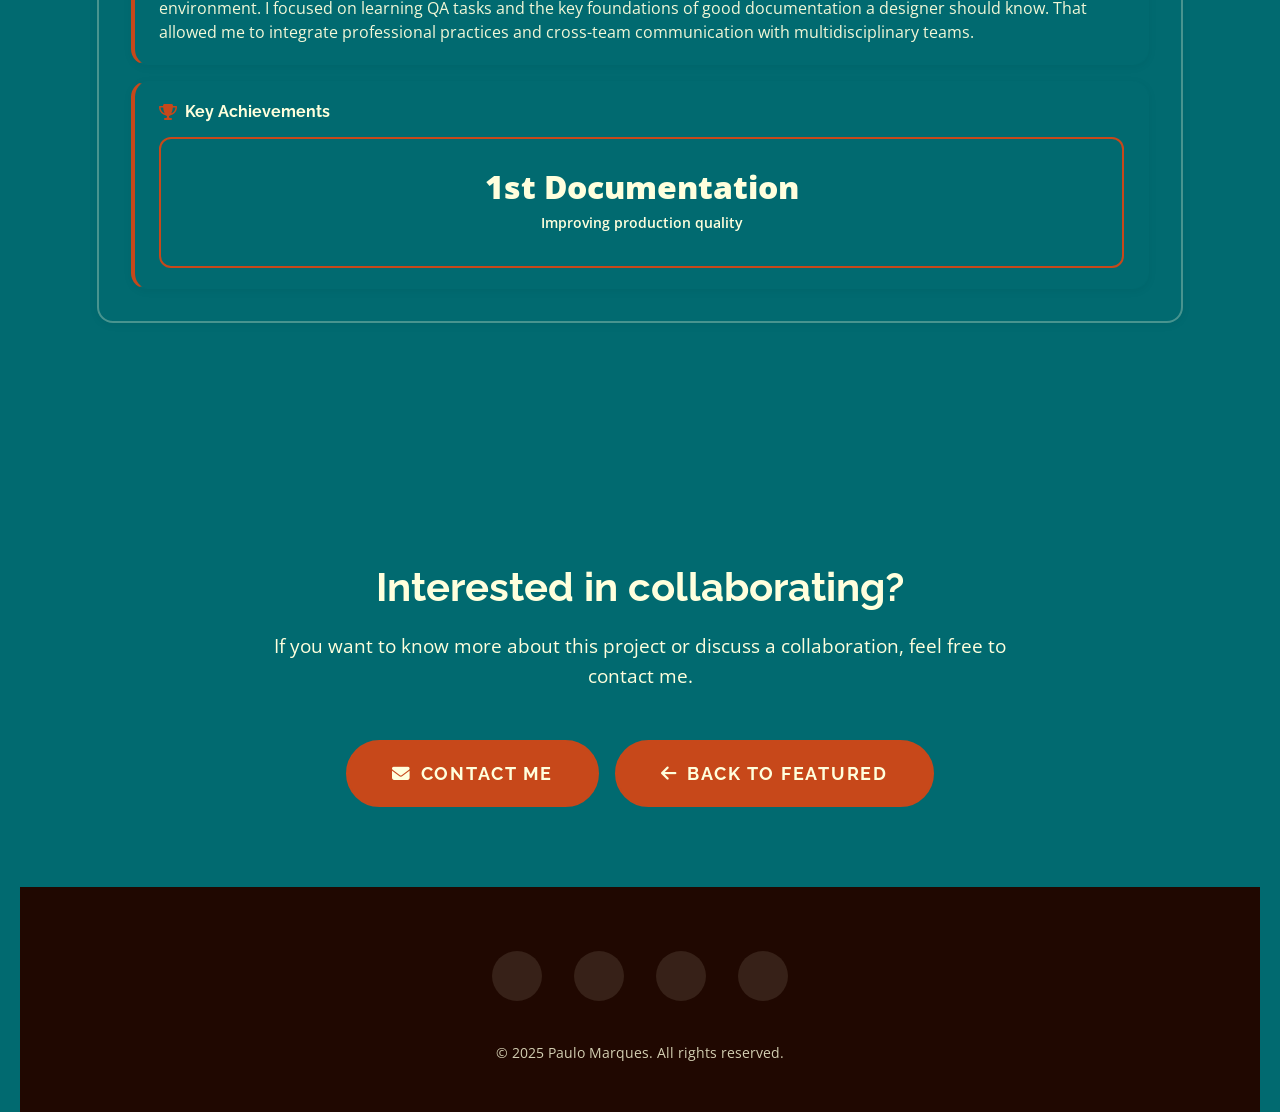
<file: en-playme-studio.html>
﻿<!DOCTYPE html>
<html lang="en">

<head>
  <meta charset="UTF-8">
  <meta name="viewport" content="width=device-width, initial-scale=1">
  <title>PlayMe Studio | Paulo Marques</title>
  <meta name="description"
    content="Project breakdown for PlayMe Studio: a 490-hour professional internship in game design and QA.">
  <meta name="keywords"
    content="PlayMe Studio, internship, QA, game design, Paulo Marques">
  <meta name="author" content="Paulo Marques">
  <meta name="robots" content="index, follow">

  <link rel="icon" type="image/x-icon" href="favicon.ico">
  <link rel="stylesheet" href="assets/css/main.css">
  <link rel="stylesheet" href="assets/css/multipage.css">
  <link rel="stylesheet" href="https://cdnjs.cloudflare.com/ajax/libs/font-awesome/6.4.0/css/all.min.css">
  <link
    href="https://fonts.googleapis.com/css2?family=Open+Sans:wght@400;600;700&family=Raleway:wght@700;800&display=swap"
    rel="stylesheet">
</head>

<body class="is-preload" data-theme="dark">
  <div id="page-wrapper">
    <header id="header" role="banner">
      <h1><a href="en-index.html">PAULO MARQUES</a></h1>
      <nav aria-label="Main navigation" class="nav-centered">
        <a href="en-index.html">Home</a>
        <a href="en-about.html">About Me</a>
        <a href="en-about.html#contacto">Contact</a>
      </nav>

      <div class="header-controls">
        <div class="language-switcher">
          <a href="playme-studio.html" class="lang-btn" aria-label="Spanish">ES</a>
          <a href="en-playme-studio.html" class="lang-btn active" aria-label="English">EN</a>
        </div>
      </div>

      <button class="mobile-menu-toggle" aria-expanded="false" aria-label="Open navigation menu">
        <i class="fas fa-bars" aria-hidden="true"></i>
      </button>
    </header>

    <nav class="mobile-menu" aria-label="Mobile menu">
      <a href="en-index.html">Home</a>
      <a href="en-about.html">About Me</a>
      <a href="en-about.html#contacto">Contact</a>
    </nav>

    <aside class="sidebar-index" aria-label="Section index">
      <div class="sidebar-content">
        <h3>PlayMe Studio</h3>
        <nav class="sidebar-nav">
          <a href="#playme-studio" class="sidebar-link">
            <i class="fas fa-briefcase"></i>
            Breakdown
          </a>
          <a href="#playme-summary" class="sidebar-link">
            <i class="fas fa-align-left"></i>
            Summary
          </a>
          <a href="#playme-team" class="sidebar-link">
            <i class="fas fa-users"></i>
            Team
          </a>
          <a href="#playme-role" class="sidebar-link">
            <i class="fas fa-user-check"></i>
            My Role
          </a>
          <a href="#playme-goal" class="sidebar-link">
            <i class="fas fa-bullseye"></i>
            Project Goal
          </a>
          <a href="#playme-achievements" class="sidebar-link">
            <i class="fas fa-trophy"></i>
            Key Achievements
          </a>
        </nav>
      </div>
    </aside>

    <section class="page-hero">
      <div class="inner">
        <h1 class="fade-in">PlayMe Studio</h1>
        <p class="fade-in">Professional internship in game design and quality assurance</p>
      </div>
    </section>

    <section class="wrapper style2">
      <div class="inner">
        <article id="playme-studio" class="project-card-detailed slide-up playme-card">
          <div class="project-header">
            <div class="project-media playme-media">
              <img src="images/playme.jpeg"
                   alt="PlayMe Studio - Professional Internship"
                   class="project-thumb"
                   loading="lazy"
                   width="250"
                   height="200"
                   onerror="this.src='https://via.placeholder.com/250x200/1F4D5B/DBE9D1?text=PlayMe+Studio'">
            </div>
            <div class="project-basic-info">
              <div class="project-meta">
                <span class="project-date">
                  <i class="fas fa-calendar" aria-hidden="true"></i>
                  <time datetime="2025">3 Months (2025)</time>
                </span>
                <span class="project-genre">
                  <i class="fas fa-briefcase" aria-hidden="true"></i>
                  Professional Internship
                </span>
                <span class="project-status completed">
                  <i class="fas fa-check-circle" aria-hidden="true"></i>
                  Completed
                </span>
              </div>
              <h3>PlayMe Studio - Project Breakdown</h3>
              <div class="project-roles">
                <span class="role-tag">Game Designer</span>
                <span class="role-tag">QA Tester</span>
                <span class="role-tag">Documentation</span>
              </div>
              <p class="project-summary">A 490-hour professional internship at a game development studio. I worked as a Game Designer and QA Tester, contributing to the development and polish of multiple studio projects.</p>
            </div>
          </div>

          <div class="project-content">
            <div class="project-description" id="playme-summary">
              <h4><i class="fas fa-align-left" aria-hidden="true"></i> Summary</h4>
              <p class="project-summary">PlayMe Studio was a 490-hour professional internship in a real game production environment. The work combined QA, design, and documentation roles to support internal deliveries and continuous build improvement. I mainly worked on producing the team's first core documentation, helping improve production clarity and establish better design practices.</p>
            </div>

            <div class="project-description" id="playme-team">
              <h4><i class="fas fa-users" aria-hidden="true"></i> Team</h4>
              <p class="project-summary">During my internship period, PlayMe reached a total of 14 people working across design, programming, art, production, and QA.</p>
              <p class="project-summary">The team coordinated through short meetings at the beginning of each workday, sharing task updates and milestone goals. I learned a lot from these dynamics and later prioritized applying them in future projects.</p>
            </div>

            <div class="project-description" id="playme-role">
              <h4><i class="fas fa-user-check" aria-hidden="true"></i> My Role</h4>
              <ul>
                <li><strong>QA Tester:</strong> As QA, I focused on testing the game in development, identifying and documenting bugs. During my period at the studio, I identified, documented, and prioritized over 100 bugs.</li>
                <li><strong>Documentation:</strong> I generated technical documents for systems, levels, and implementation requirements.</li>
              </ul>
            </div>

            <div class="project-description" id="playme-goal">
              <h4><i class="fas fa-bullseye" aria-hidden="true"></i> Project Goal</h4>
              <p class="project-summary">Since this was a professional internship, my main objective was to learn as much as possible about the industry in a real work environment. I focused on learning QA tasks and the key foundations of good documentation a designer should know. That allowed me to integrate professional practices and cross-team communication with multidisciplinary teams.</p>
            </div>

            <div class="project-highlights" id="playme-achievements">
              <h4><i class="fas fa-trophy" aria-hidden="true"></i> Key Achievements</h4>
              <div class="highlight-grid">
                <div class="highlight-item">
                  <strong>1st Documentation</strong>
                  <span>Improving production quality</span>
                </div>
              </div>
            </div>
          </div>
        </article>
      </div>
    </section>

    <section class="wrapper style4">
      <div class="inner cta-content">
        <h2 class="slide-up">Interested in collaborating?</h2>
        <p class="slide-up">If you want to know more about this project or discuss a collaboration, feel free to contact me.</p>
        <div class="cta-actions slide-up">
          <a href="en-about.html#contacto" class="button large primary with-icon">
            <i class="fas fa-envelope"></i>
            Contact Me
          </a>
          <a href="en-index.html#proyectos-destacados" class="button large primary with-icon">
            <i class="fas fa-arrow-left"></i>
            Back to Featured
          </a>
        </div>
      </div>
    </section>

    <footer id="footer" role="contentinfo">
      <ul class="icons">
        <li><a href="https://github.com/ElPaulmar" class="icon brands fa-github" target="_blank" rel="noopener noreferrer" aria-label="Visit my GitHub profile"></a></li>
        <li><a href="https://www.linkedin.com/in/paulo-marques-594a63347/" class="icon brands fa-linkedin" target="_blank" rel="noopener noreferrer" aria-label="Connect on LinkedIn"></a></li>
        <li><a href="mailto:alonso.p.marques@gmail.com" class="icon fa-envelope" aria-label="Send email"></a></li>
        <li><a href="https://paulmar.itch.io/" class="icon brands fa-itch-io" target="_blank" rel="noopener noreferrer" aria-label="See my games on Itch.io"></a></li>
      </ul>
      <p>&copy; 2025 Paulo Marques. All rights reserved.</p>
    </footer>
  </div>

  <script src="assets/js/main.js" defer></script>
</body>

</html>
</file>
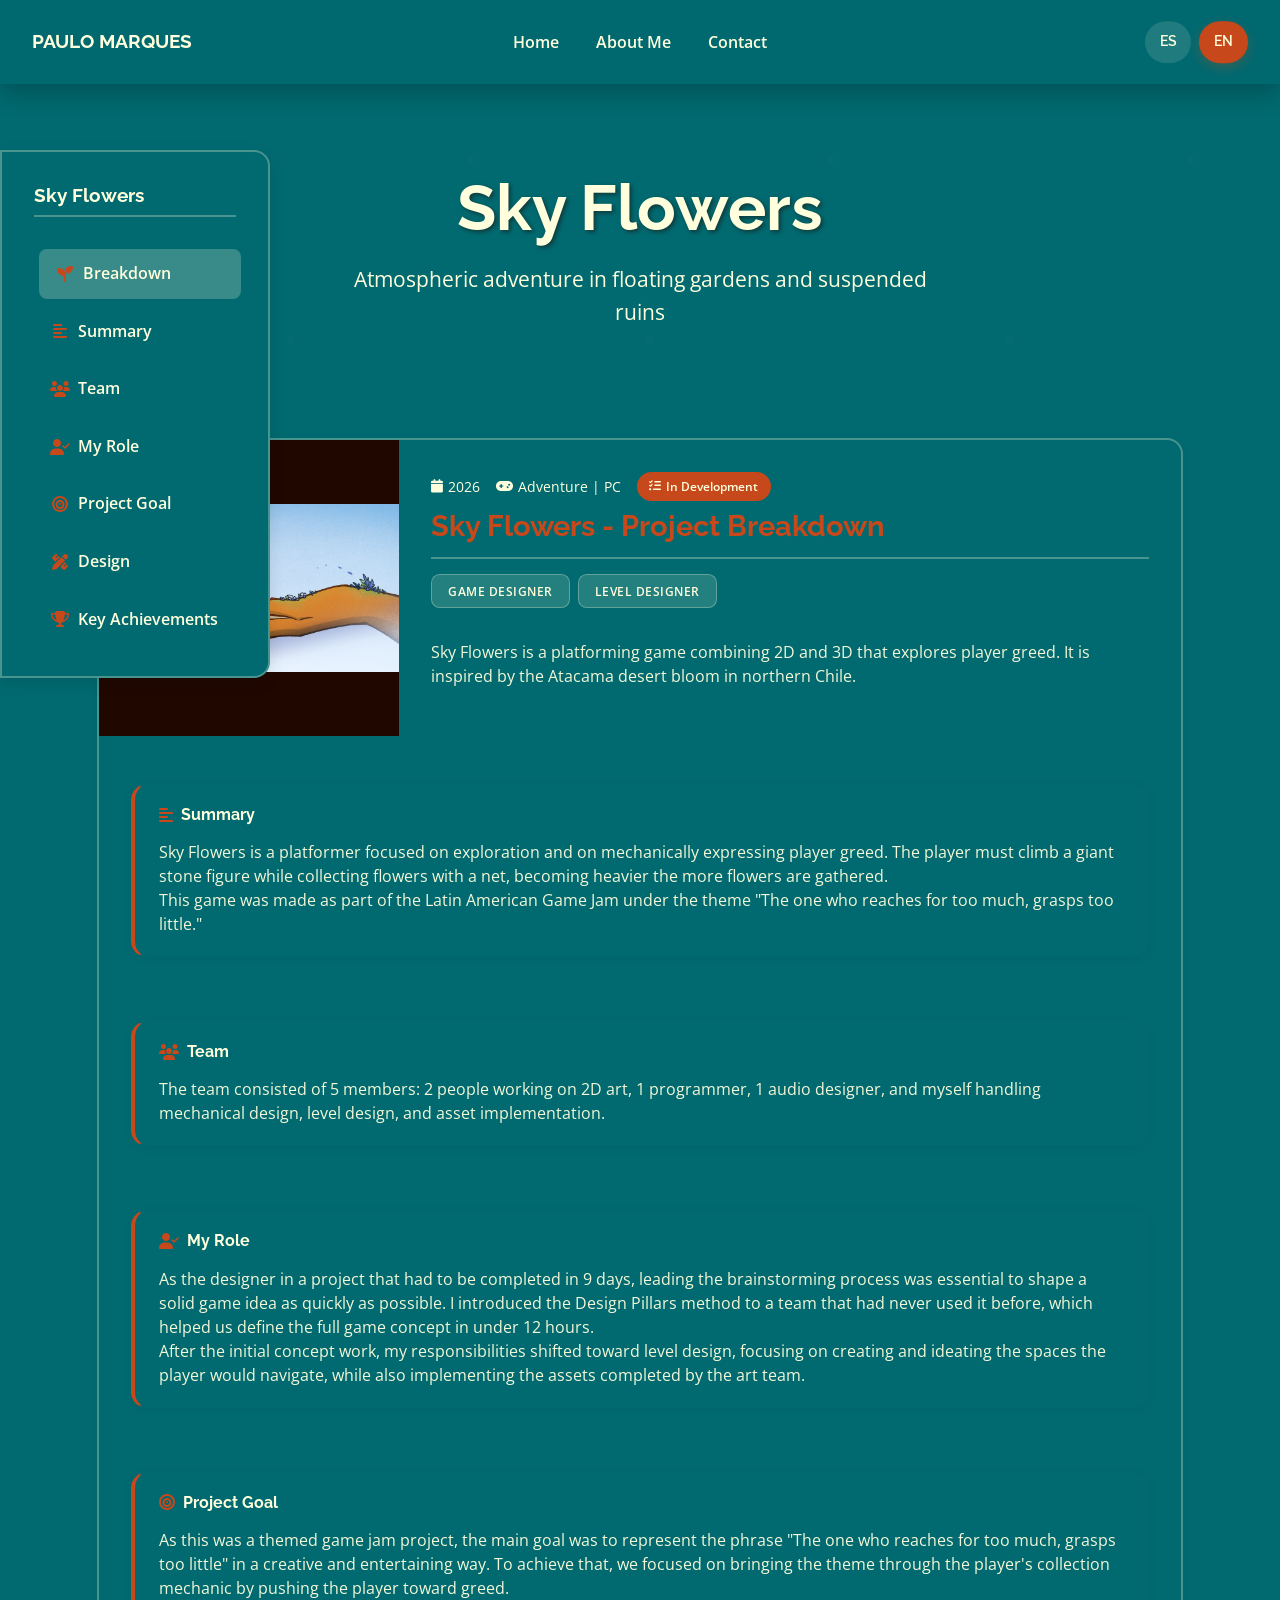
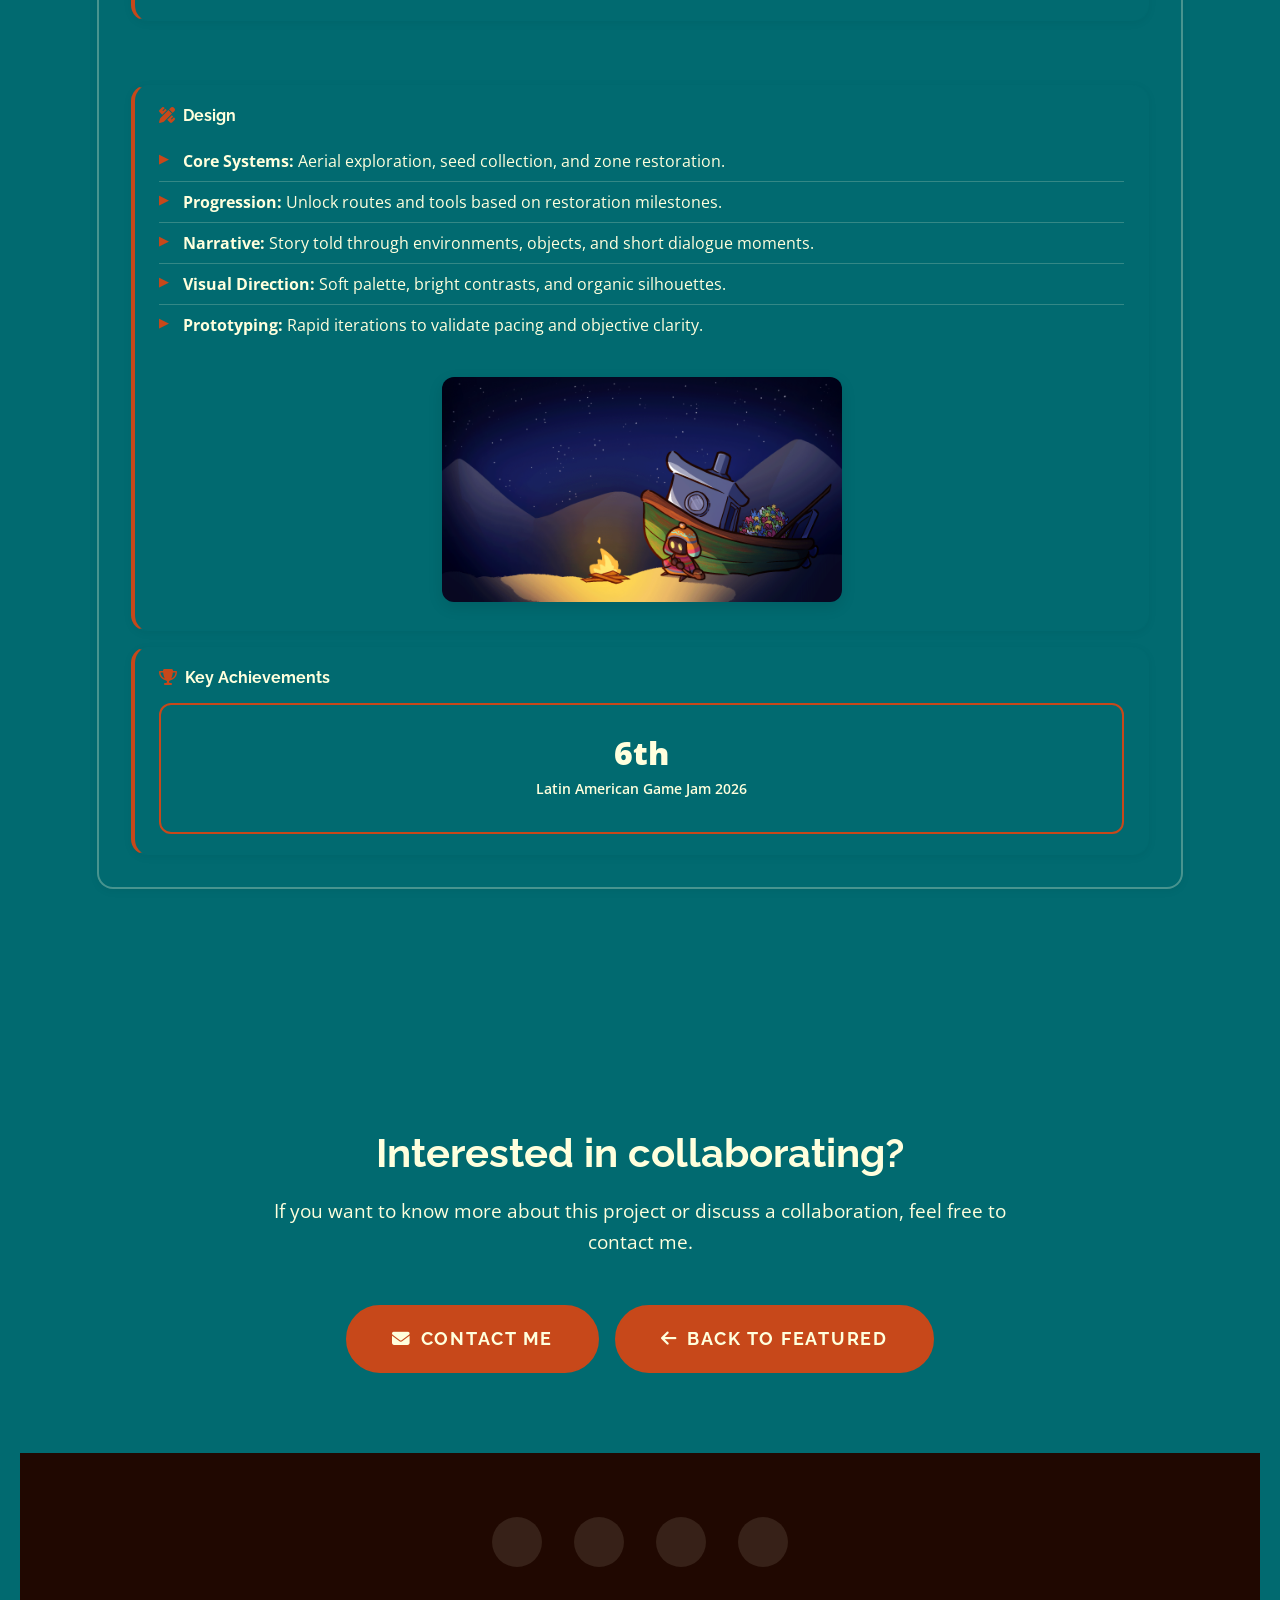
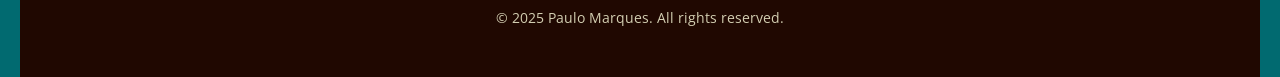
<file: en-sky-flowers.html>
<!DOCTYPE html>
<html lang="en">

<head>
  <meta charset="UTF-8">
  <meta name="viewport" content="width=device-width, initial-scale=1">
  <title>Sky Flowers | Paulo Marques</title>
  <meta name="description"
    content="Project breakdown for Sky Flowers: an experimental platformer centered on exploration, atmosphere, and environmental storytelling.">
  <meta name="keywords"
    content="Sky Flowers, platformer, game design, environmental storytelling, Paulo Marques">
  <meta name="author" content="Paulo Marques">
  <meta name="robots" content="index, follow">

  <link rel="icon" type="image/x-icon" href="favicon.ico">
  <link rel="stylesheet" href="assets/css/main.css">
  <link rel="stylesheet" href="assets/css/multipage.css">
  <link rel="stylesheet" href="https://cdnjs.cloudflare.com/ajax/libs/font-awesome/6.4.0/css/all.min.css">
  <link
    href="https://fonts.googleapis.com/css2?family=Open+Sans:wght@400;600;700&family=Raleway:wght@700;800&display=swap"
    rel="stylesheet">
</head>

<body class="is-preload" data-theme="dark">
  <div id="page-wrapper">
    <header id="header" role="banner">
      <h1><a href="en-index.html">PAULO MARQUES</a></h1>
      <nav aria-label="Main navigation" class="nav-centered">
        <a href="en-index.html">Home</a>
        <a href="en-about.html">About Me</a>
        <a href="en-about.html#contacto">Contact</a>
      </nav>

      <div class="header-controls">
        <div class="language-switcher">
          <a href="sky-flowers.html" class="lang-btn" aria-label="Spanish">ES</a>
          <a href="en-sky-flowers.html" class="lang-btn active" aria-label="English">EN</a>
        </div>
      </div>

      <button class="mobile-menu-toggle" aria-expanded="false" aria-label="Open navigation menu">
        <i class="fas fa-bars" aria-hidden="true"></i>
      </button>
    </header>

    <nav class="mobile-menu" aria-label="Mobile menu">
      <a href="en-index.html">Home</a>
      <a href="en-about.html">About Me</a>
      <a href="en-about.html#contacto">Contact</a>
    </nav>

    <aside class="sidebar-index" aria-label="Section index">
      <div class="sidebar-content">
        <h3>Sky Flowers</h3>
        <nav class="sidebar-nav">
          <a href="#sky-flowers" class="sidebar-link">
            <i class="fas fa-seedling"></i>
            Breakdown
          </a>
          <a href="#skyflowers-summary" class="sidebar-link">
            <i class="fas fa-align-left"></i>
            Summary
          </a>
          <a href="#skyflowers-team" class="sidebar-link">
            <i class="fas fa-users"></i>
            Team
          </a>
          <a href="#skyflowers-role" class="sidebar-link">
            <i class="fas fa-user-check"></i>
            My Role
          </a>
          <a href="#skyflowers-goal" class="sidebar-link">
            <i class="fas fa-bullseye"></i>
            Project Goal
          </a>
          <a href="#skyflowers-design" class="sidebar-link">
            <i class="fas fa-pencil-ruler"></i>
            Design
          </a>
          <a href="#skyflowers-achievements" class="sidebar-link">
            <i class="fas fa-trophy"></i>
            Key Achievements
          </a>
        </nav>
      </div>
    </aside>

    <section class="page-hero">
      <div class="inner">
        <h1 class="fade-in">Sky Flowers</h1>
        <p class="fade-in">Atmospheric adventure in floating gardens and suspended ruins</p>
      </div>
    </section>

    <section class="wrapper style2">
      <div class="inner">
        <article id="sky-flowers" class="project-card-detailed slide-up">
          <div class="project-header">
            <div class="project-media">
                  <img src="images/título-skyflowers.png"
                   alt="Sky Flowers - Adventure project"
                   class="project-thumb"
                   loading="lazy"
                   width="300"
                   height="200"
                   onerror="this.src='https://via.placeholder.com/300x200/1F4D5B/DBE9D1?text=Sky+Flowers'">
            </div>
            <div class="project-basic-info">
              <div class="project-meta">
                <span class="project-date">
                  <i class="fas fa-calendar" aria-hidden="true"></i>
                  <time datetime="2026">2026</time>
                </span>
                <span class="project-genre">
                  <i class="fas fa-gamepad" aria-hidden="true"></i>
                  Adventure | PC
                </span>
                <span class="project-status">
                  <i class="fas fa-tasks" aria-hidden="true"></i>
                  In Development
                </span>
              </div>
              <h3>Sky Flowers - Project Breakdown</h3>
              <div class="project-roles">
                <span class="role-tag">Game Designer</span>
                <span class="role-tag">Level Designer</span>
              </div>
              <p class="project-summary">Sky Flowers is a platforming game combining 2D and 3D that explores player greed. It is inspired by the Atacama desert bloom in northern Chile.</p>
            </div>
          </div>

          <div class="project-content">
            <div class="project-description" id="skyflowers-summary">
              <h4><i class="fas fa-align-left" aria-hidden="true"></i> Summary</h4>
              <p class="project-summary">Sky Flowers is a platformer focused on exploration and on mechanically expressing player greed. The player must climb a giant stone figure while collecting flowers with a net, becoming heavier the more flowers are gathered.</p>
              <p class="project-summary">This game was made as part of the Latin American Game Jam under the theme "The one who reaches for too much, grasps too little."</p>
            </div>

            <div class="project-description" id="skyflowers-team">
              <h4><i class="fas fa-users" aria-hidden="true"></i> Team</h4>
              <p class="project-summary">The team consisted of 5 members: 2 people working on 2D art, 1 programmer, 1 audio designer, and myself handling mechanical design, level design, and asset implementation.</p>
            </div>

            <div class="project-description" id="skyflowers-role">
              <h4><i class="fas fa-user-check" aria-hidden="true"></i> My Role</h4>
              <p class="project-summary">As the designer in a project that had to be completed in 9 days, leading the brainstorming process was essential to shape a solid game idea as quickly as possible. I introduced the Design Pillars method to a team that had never used it before, which helped us define the full game concept in under 12 hours.</p>
              <p class="project-summary">After the initial concept work, my responsibilities shifted toward level design, focusing on creating and ideating the spaces the player would navigate, while also implementing the assets completed by the art team.</p>
            </div>

            <div class="project-description" id="skyflowers-goal">
              <h4><i class="fas fa-bullseye" aria-hidden="true"></i> Project Goal</h4>
              <p class="project-summary">As this was a themed game jam project, the main goal was to represent the phrase "The one who reaches for too much, grasps too little" in a creative and entertaining way. To achieve that, we focused on bringing the theme through the player's collection mechanic by pushing the player toward greed.</p>
            </div>

            <div class="project-description" id="skyflowers-design">
              <h4><i class="fas fa-pencil-ruler" aria-hidden="true"></i> Design</h4>
              <ul>
                <li><strong>Core Systems:</strong> Aerial exploration, seed collection, and zone restoration.</li>
                <li><strong>Progression:</strong> Unlock routes and tools based on restoration milestones.</li>
                <li><strong>Narrative:</strong> Story told through environments, objects, and short dialogue moments.</li>
                <li><strong>Visual Direction:</strong> Soft palette, bright contrasts, and organic silhouettes.</li>
                <li><strong>Prototyping:</strong> Rapid iterations to validate pacing and objective clarity.</li>
              </ul>

              <div class="project-gallery">
                <div class="gif-container">
                  <img src="images/gif-skyflowers.gif"
                       alt="Sky Flowers gameplay gif"
                       class="project-gif"
                       loading="lazy"
                       width="400"
                       height="225"
                       onerror="this.src='https://via.placeholder.com/400x225/1F4D5B/DBE9D1?text=Sky+Flowers+Gif'">
                </div>
              </div>
            </div>

            <div class="project-highlights" id="skyflowers-achievements">
              <h4><i class="fas fa-trophy" aria-hidden="true"></i> Key Achievements</h4>
              <div class="highlight-grid">
                <div class="highlight-item">
                  <strong>6th</strong>
                  <span>Latin American Game Jam 2026</span>
                </div>
              </div>
            </div>
          </div>
        </article>
      </div>
    </section>

    <section class="wrapper style4">
      <div class="inner cta-content">
        <h2 class="slide-up">Interested in collaborating?</h2>
        <p class="slide-up">If you want to know more about this project or discuss a collaboration, feel free to contact me.</p>
        <div class="cta-actions slide-up">
          <a href="en-about.html#contacto" class="button large primary with-icon">
            <i class="fas fa-envelope"></i>
            Contact Me
          </a>
          <a href="en-index.html#proyectos-destacados" class="button large primary with-icon">
            <i class="fas fa-arrow-left"></i>
            Back to Featured
          </a>
        </div>
      </div>
    </section>

    <footer id="footer" role="contentinfo">
      <ul class="icons">
        <li><a href="https://github.com/ElPaulmar" class="icon brands fa-github" target="_blank" rel="noopener noreferrer" aria-label="Visit my GitHub profile"></a></li>
        <li><a href="https://www.linkedin.com/in/paulo-marques-594a63347/" class="icon brands fa-linkedin" target="_blank" rel="noopener noreferrer" aria-label="Connect on LinkedIn"></a></li>
        <li><a href="mailto:alonso.p.marques@gmail.com" class="icon fa-envelope" aria-label="Send email"></a></li>
        <li><a href="https://paulmar.itch.io/" class="icon brands fa-itch-io" target="_blank" rel="noopener noreferrer" aria-label="See my games on Itch.io"></a></li>
      </ul>
      <p>&copy; 2025 Paulo Marques. All rights reserved.</p>
    </footer>
  </div>

  <script src="assets/js/main.js" defer></script>
</body>

</html>
</file>
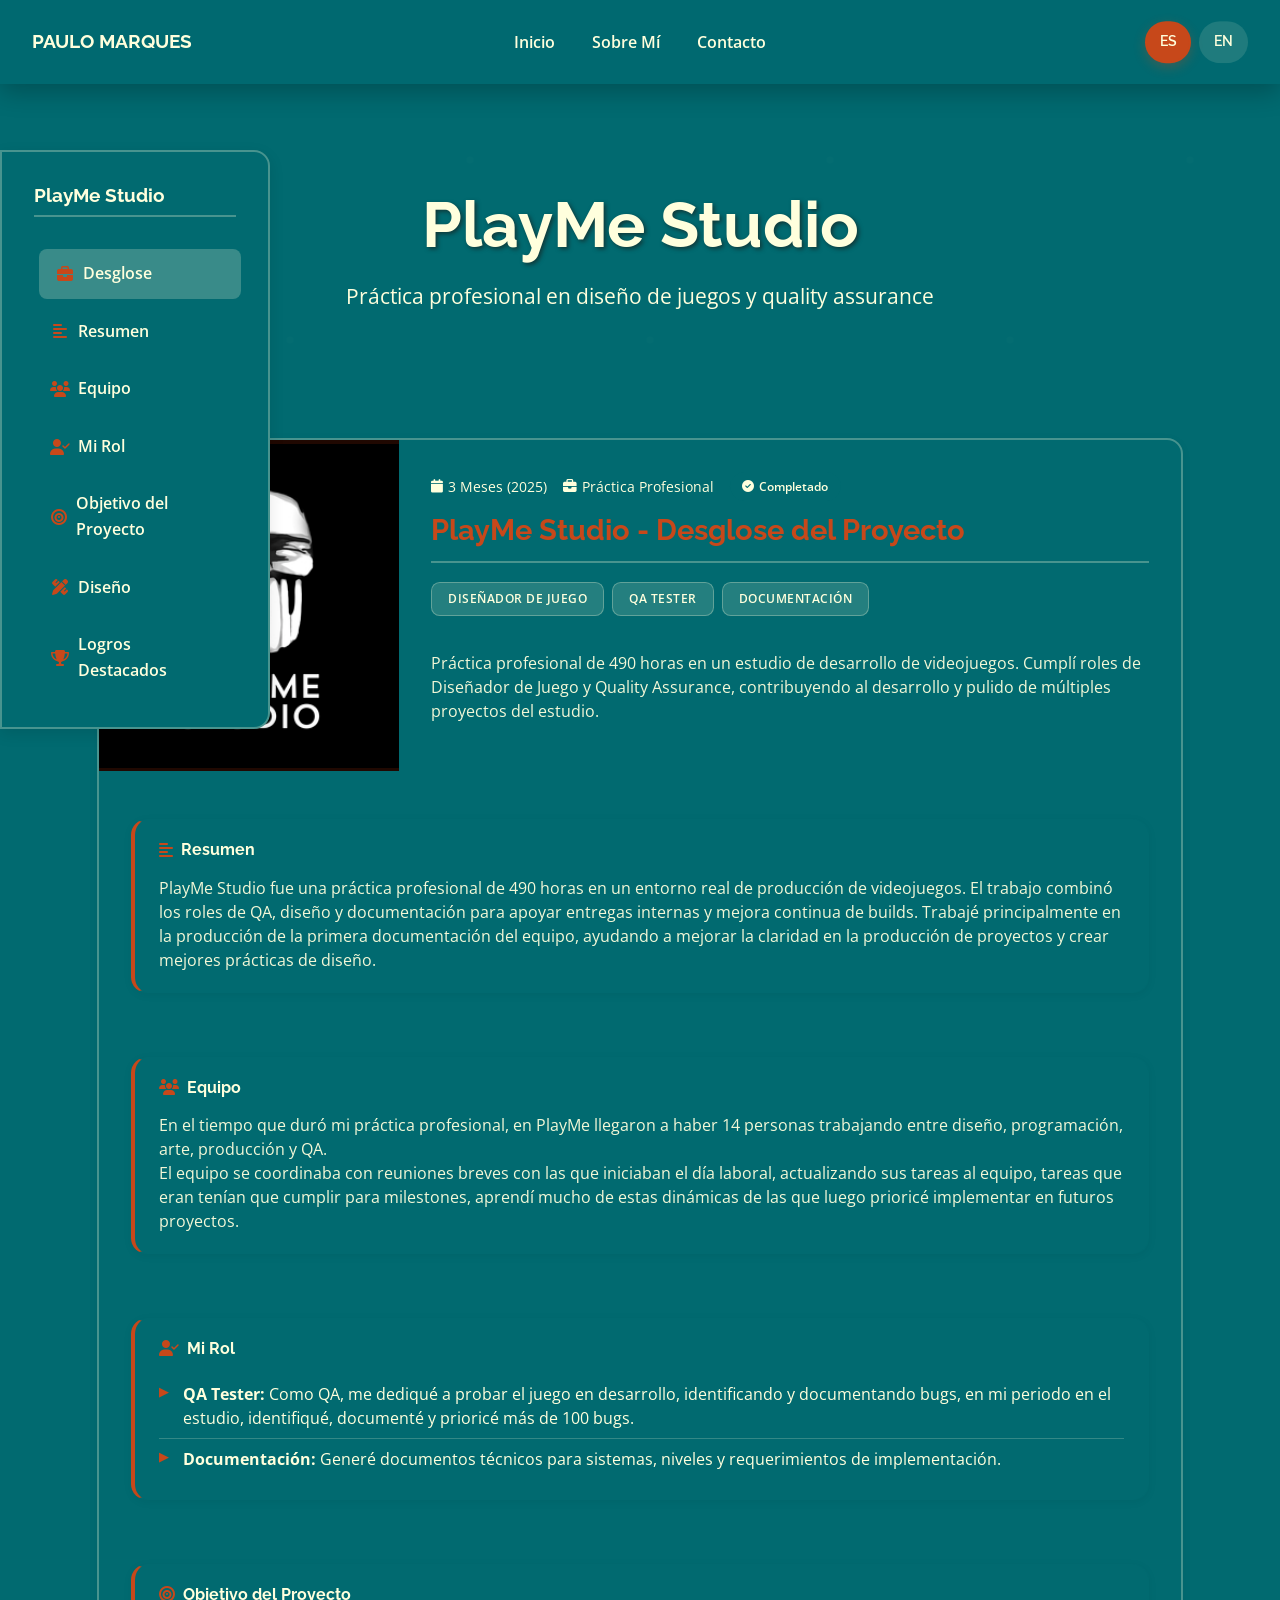
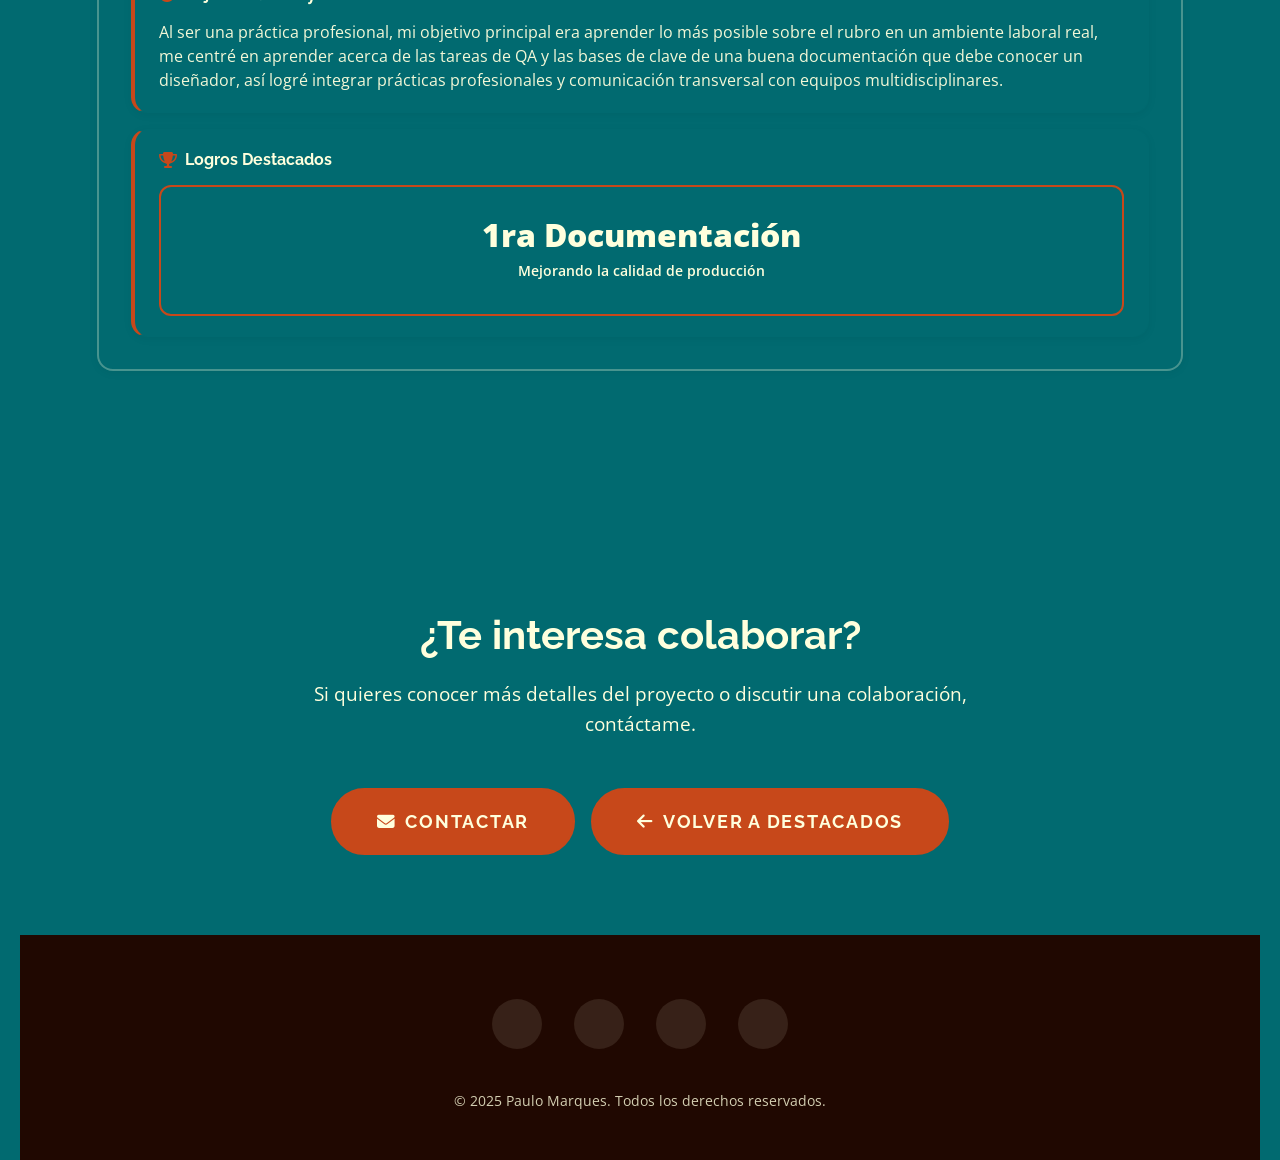
<file: playme-studio.html>
<!DOCTYPE html>
<html lang="es">

<head>
  <meta charset="UTF-8">
  <meta name="viewport" content="width=device-width, initial-scale=1">
  <title>PlayMe Studio | Paulo Marques</title>
  <meta name="description"
    content="Detalle del proyecto PlayMe Studio: práctica profesional de 490 horas en diseño de juegos y QA.">
  <meta name="keywords"
    content="PlayMe Studio, práctica profesional, QA, game design, Paulo Marques">
  <meta name="author" content="Paulo Marques">
  <meta name="robots" content="index, follow">

  <link rel="icon" type="image/x-icon" href="favicon.ico">
  <link rel="stylesheet" href="assets/css/main.css">
  <link rel="stylesheet" href="assets/css/multipage.css">
  <link rel="stylesheet" href="https://cdnjs.cloudflare.com/ajax/libs/font-awesome/6.4.0/css/all.min.css">
  <link
    href="https://fonts.googleapis.com/css2?family=Open+Sans:wght@400;600;700&family=Raleway:wght@700;800&display=swap"
    rel="stylesheet">
</head>

<body class="is-preload" data-theme="dark">
  <div id="page-wrapper">
    <header id="header" role="banner">
      <h1><a href="index.html">PAULO MARQUES</a></h1>
      <nav aria-label="Navegación principal" class="nav-centered">
        <a href="index.html">Inicio</a>
        <a href="about.html">Sobre Mí</a>
        <a href="about.html#contacto">Contacto</a>
      </nav>

      <div class="header-controls">
        <div class="language-switcher">
          <a href="playme-studio.html" class="lang-btn active" aria-label="Español">ES</a>
          <a href="en-playme-studio.html" class="lang-btn" aria-label="English">EN</a>
        </div>
      </div>

      <button class="mobile-menu-toggle" aria-expanded="false" aria-label="Abrir menú de navegación">
        <i class="fas fa-bars" aria-hidden="true"></i>
      </button>
    </header>

    <nav class="mobile-menu" aria-label="Menú móvil">
      <a href="index.html">Inicio</a>
      <a href="about.html">Sobre Mí</a>
      <a href="about.html#contacto">Contacto</a>
    </nav>

    <!-- Índice lateral -->
    <aside class="sidebar-index" aria-label="Índice de sección">
      <div class="sidebar-content">
        <h3>PlayMe Studio</h3>
        <nav class="sidebar-nav">
          <a href="#playme-studio" class="sidebar-link">
            <i class="fas fa-briefcase"></i>
            Desglose
          </a>
          <a href="#playme-resumen" class="sidebar-link">
            <i class="fas fa-align-left"></i>
            Resumen
          </a>
          <a href="#playme-equipo" class="sidebar-link">
            <i class="fas fa-users"></i>
            Equipo
          </a>
          <a href="#playme-mi-rol" class="sidebar-link">
            <i class="fas fa-user-check"></i>
            Mi Rol
          </a>
          <a href="#playme-objetivo" class="sidebar-link">
            <i class="fas fa-bullseye"></i>
            Objetivo del Proyecto
          </a>
          <a href="#playme-diseno" class="sidebar-link">
            <i class="fas fa-pencil-ruler"></i>
            Diseño
          </a>
          <a href="#playme-logros" class="sidebar-link">
            <i class="fas fa-trophy"></i>
            Logros Destacados
          </a>
        </nav>
      </div>
    </aside>

    <section class="page-hero">
      <div class="inner">
        <h1 class="fade-in">PlayMe Studio</h1>
        <p class="fade-in">Práctica profesional en diseño de juegos y quality assurance</p>
      </div>
    </section>

    <section class="wrapper style2">
      <div class="inner">
        <article id="playme-studio" class="project-card-detailed slide-up playme-card">
          <div class="project-header">
            <div class="project-media playme-media">
              <img src="images/playme.jpeg"
                   alt="PlayMe Studio - Práctica Profesional"
                   class="project-thumb"
                   loading="lazy"
                   width="250"
                   height="200"
                   onerror="this.src='https://via.placeholder.com/250x200/1F4D5B/DBE9D1?text=PlayMe+Studio'">
            </div>
            <div class="project-basic-info">
              <div class="project-meta">
                <span class="project-date">
                  <i class="fas fa-calendar" aria-hidden="true"></i>
                  <time datetime="2025">3 Meses (2025)</time>
                </span>
                <span class="project-genre">
                  <i class="fas fa-briefcase" aria-hidden="true"></i>
                  Práctica Profesional
                </span>
                <span class="project-status completed">
                  <i class="fas fa-check-circle" aria-hidden="true"></i>
                  Completado
                </span>
              </div>
              <h3>PlayMe Studio - Desglose del Proyecto</h3>
              <div class="project-roles">
                <span class="role-tag">Diseñador de Juego</span>
                <span class="role-tag">QA Tester</span>
                <span class="role-tag">Documentación</span>
              </div>
              <p class="project-summary">Práctica profesional de 490 horas en un estudio de desarrollo de videojuegos. Cumplí roles de Diseñador de Juego y Quality Assurance, contribuyendo al desarrollo y pulido de múltiples proyectos del estudio.</p>
            </div>
          </div>

          <div class="project-content">
            <div class="project-description" id="playme-resumen">
              <h4><i class="fas fa-align-left" aria-hidden="true"></i> Resumen</h4>
              <p class="project-summary">PlayMe Studio fue una práctica profesional de 490 horas en un entorno real de producción de videojuegos. El trabajo combinó los roles de QA, diseño y documentación para apoyar entregas internas y mejora continua de builds. Trabajé principalmente en la producción de la primera documentación del equipo, ayudando a mejorar la claridad en la producción de proyectos y crear mejores prácticas de diseño.</p>
            </div>

            <div class="project-description" id="playme-equipo">
              <h4><i class="fas fa-users" aria-hidden="true"></i> Equipo</h4>
              <p class="project-summary">En el tiempo que duró mi práctica profesional, en PlayMe llegaron a haber 14 personas trabajando entre diseño, programación, arte, producción y QA.</p>
              <p class="project-summary">El equipo se coordinaba con reuniones breves con las que iniciaban el día laboral, actualizando sus tareas al equipo, tareas que eran tenían que cumplir para milestones, aprendí mucho de estas dinámicas de las que luego prioricé implementar en futuros proyectos.</p>
            </div>

            <div class="project-description" id="playme-mi-rol">
              <h4><i class="fas fa-user-check" aria-hidden="true"></i> Mi Rol</h4>
              <ul>
                <li><strong>QA Tester:</strong> Como QA, me dediqué a probar el juego en desarrollo, identificando y documentando bugs, en mi periodo en el estudio, identifiqué, documenté y prioricé más de 100 bugs.</li>
                <li><strong>Documentación:</strong> Generé documentos técnicos para sistemas, niveles y requerimientos de implementación.</li>
              </ul>
            </div>

            <div class="project-description" id="playme-objetivo">
              <h4><i class="fas fa-bullseye" aria-hidden="true"></i> Objetivo del Proyecto</h4>
              <p class="project-summary">Al ser una práctica profesional, mi objetivo principal era aprender lo más posible sobre el rubro en un ambiente laboral real, me centré en aprender acerca de las tareas de QA y las bases de clave de una buena documentación que debe conocer un diseñador, así logré integrar prácticas profesionales y comunicación transversal con equipos multidisciplinares.</p>
            </div>
            
            <div class="project-highlights" id="playme-logros">
              <h4><i class="fas fa-trophy" aria-hidden="true"></i> Logros Destacados</h4>
              <div class="highlight-grid">
                <div class="highlight-item">
                  <strong>1ra Documentación</strong>
                  <span>Mejorando la calidad de producción</span>
                </div>
              </div>
            </div>
          </div>
        </article>
      </div>
    </section>

    <section class="wrapper style4">
      <div class="inner cta-content">
        <h2 class="slide-up">¿Te interesa colaborar?</h2>
        <p class="slide-up">Si quieres conocer más detalles del proyecto o discutir una colaboración, contáctame.</p>
        <div class="cta-actions slide-up">
          <a href="about.html#contacto" class="button large primary with-icon">
            <i class="fas fa-envelope"></i>
            Contactar
          </a>
          <a href="index.html#proyectos-destacados" class="button large primary with-icon">
            <i class="fas fa-arrow-left"></i>
            Volver a destacados
          </a>
        </div>
      </div>
    </section>

    <footer id="footer" role="contentinfo">
      <ul class="icons">
        <li><a href="https://github.com/ElPaulmar" class="icon brands fa-github" target="_blank" rel="noopener noreferrer" aria-label="Visitar mi perfil de GitHub"></a></li>
        <li><a href="https://www.linkedin.com/in/paulo-marques-594a63347/" class="icon brands fa-linkedin" target="_blank" rel="noopener noreferrer" aria-label="Conectar en LinkedIn"></a></li>
        <li><a href="mailto:alonso.p.marques@gmail.com" class="icon fa-envelope" aria-label="Enviar email"></a></li>
        <li><a href="https://paulmar.itch.io/" class="icon brands fa-itch-io" target="_blank" rel="noopener noreferrer" aria-label="Ver mis juegos en Itch.io"></a></li>
      </ul>
      <p>&copy; 2025 Paulo Marques. Todos los derechos reservados.</p>
    </footer>
  </div>

  <script src="assets/js/main.js" defer></script>
</body>

</html>
</file>
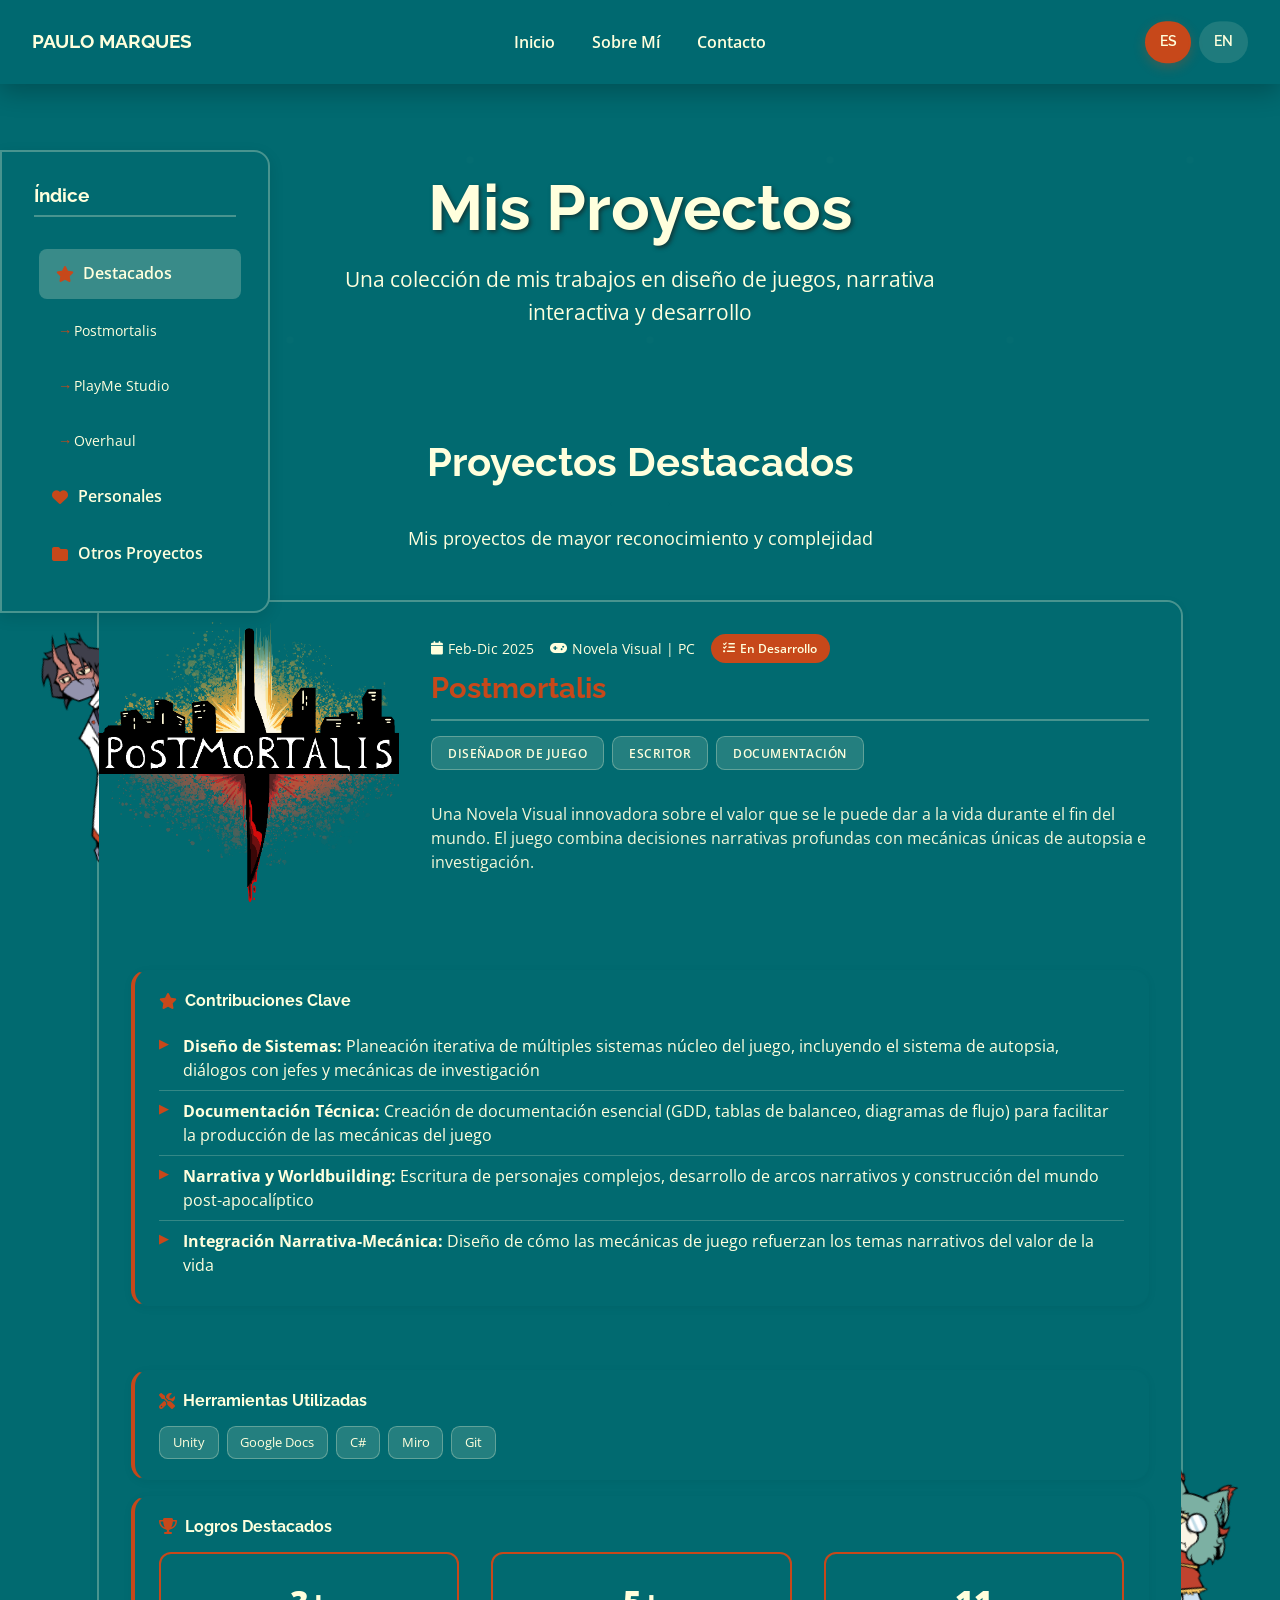
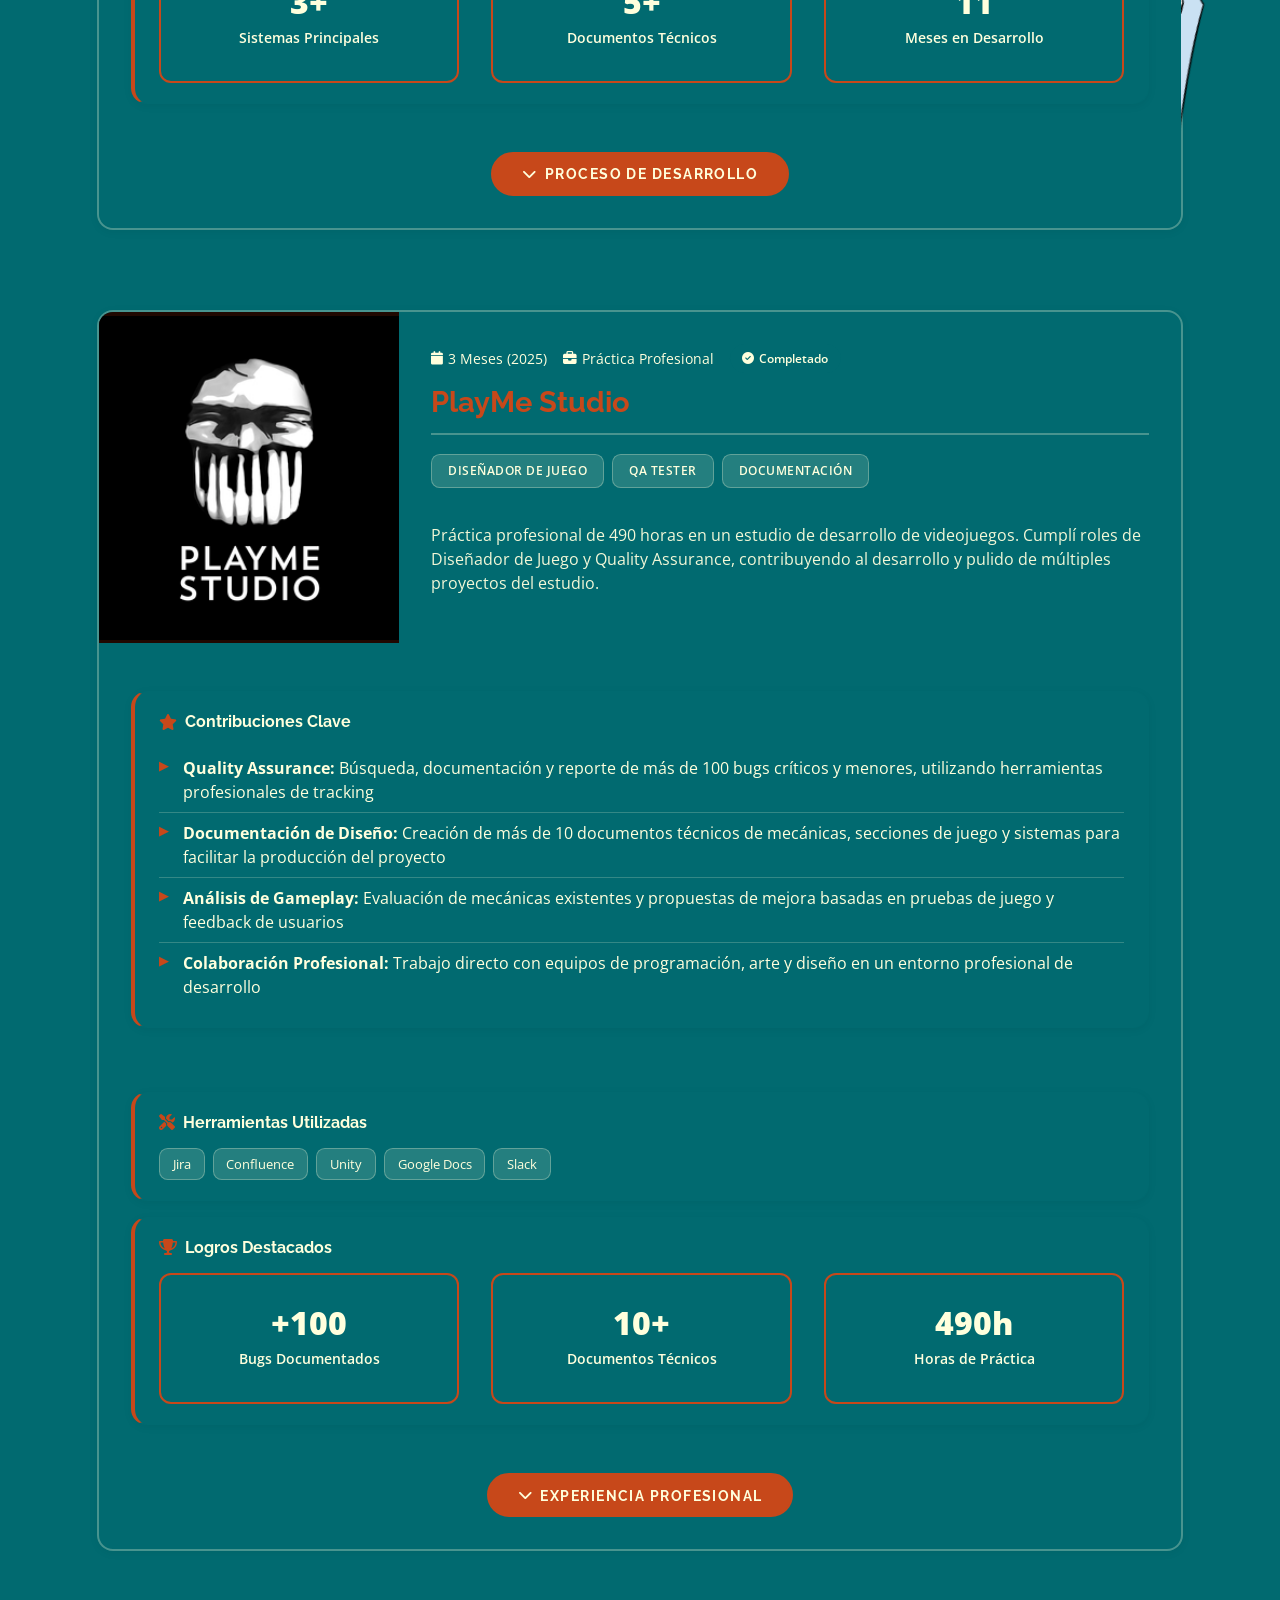
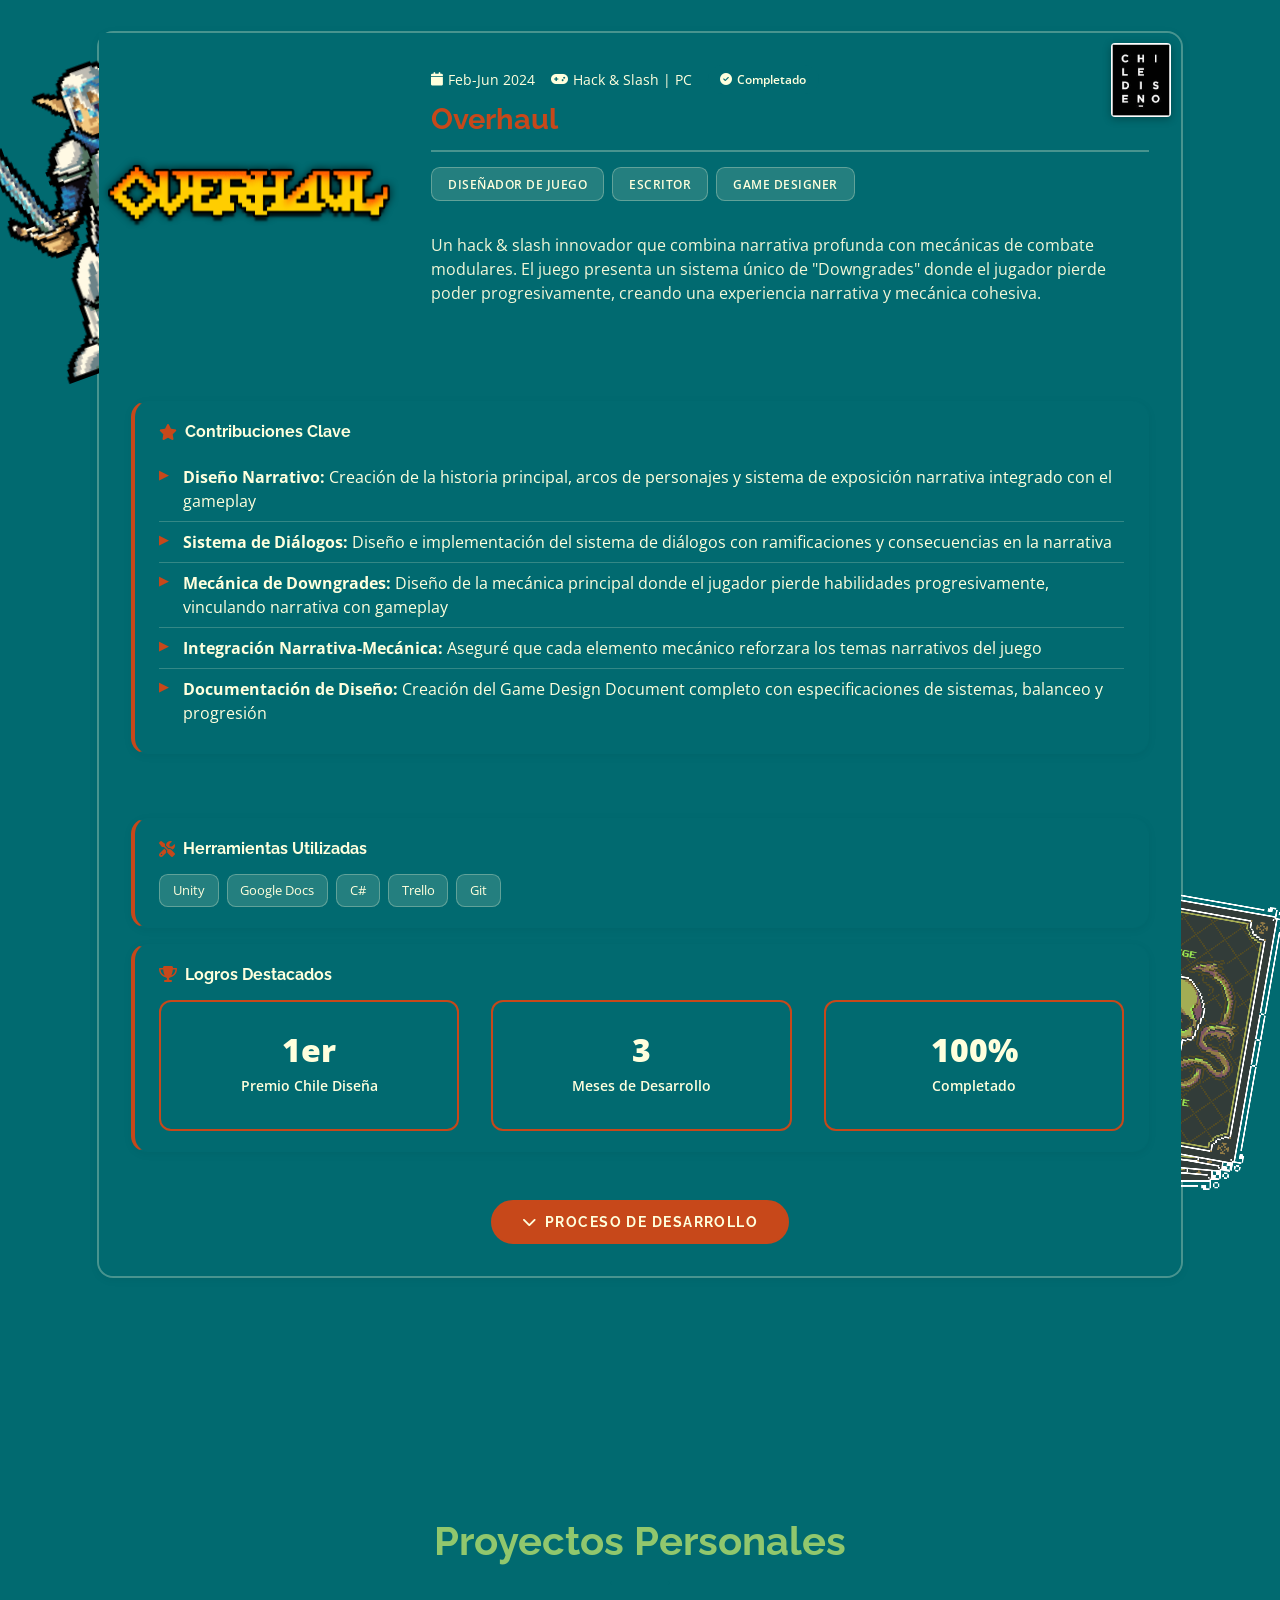
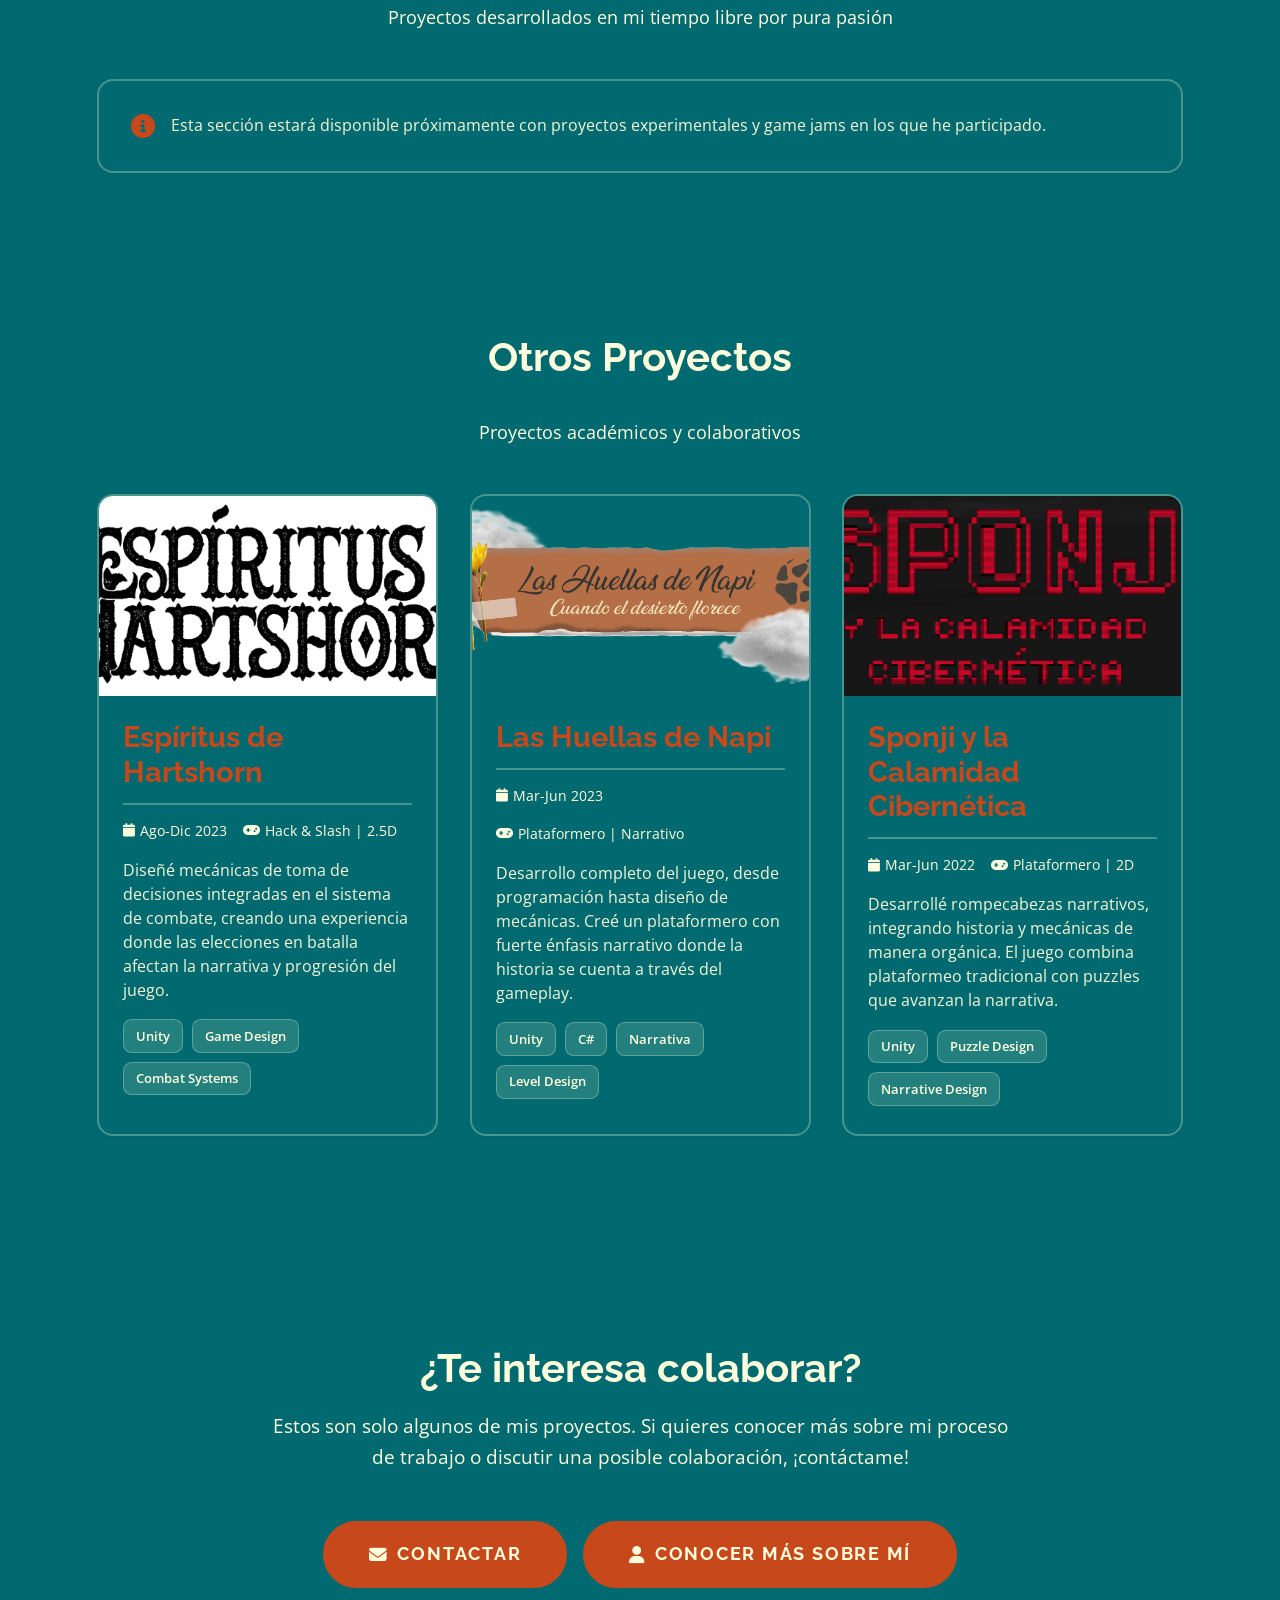
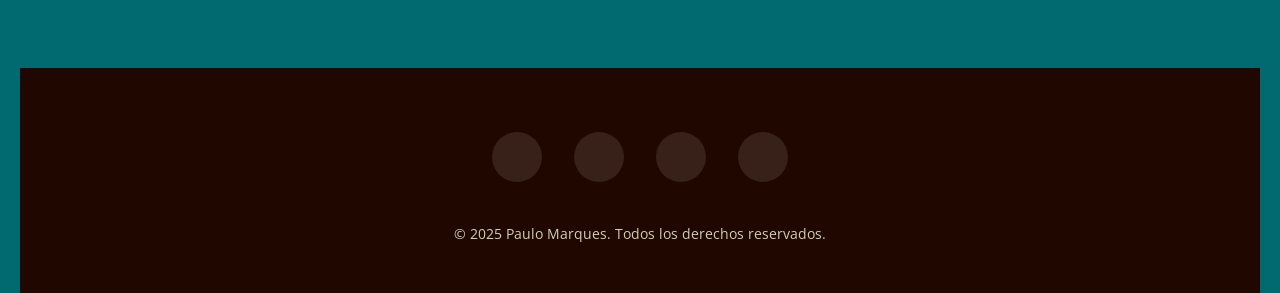
<file: proyectos.html>
<!DOCTYPE html>
<html lang="es">

<head>
  <meta charset="UTF-8">
  <meta name="viewport" content="width=device-width, initial-scale=1">
  <title>Proyectos | Paulo Marques - Diseñador de Juegos</title>
  <meta name="description"
    content="Explora los proyectos de game design de Paulo Marques: desde novelas visuales hasta hack & slash, proyectos profesionales y personales">
  <meta name="keywords"
    content="proyectos game design, portfolio juegos, Unity projects, diseño narrativo, hack and slash">
  <meta name="author" content="Paulo Marques">
  <meta name="robots" content="index, follow">
  
  <!-- Open Graph -->
  <meta property="og:type" content="website">
  <meta property="og:url" content="https://tu-usuario.github.io/tu-repositorio/proyectos.html">
  <meta property="og:title" content="Proyectos | Paulo Marques">
  <meta property="og:description" content="Explora los proyectos de game design de Paulo Marques">
  <meta property="og:image" content="https://tu-usuario.github.io/tu-repositorio/images/preview.jpg">

  <!-- Canonical URL -->
  <link rel="canonical" href="https://tu-usuario.github.io/tu-repositorio/proyectos.html">
  
  <!-- Favicon -->
  <link rel="icon" type="image/x-icon" href="favicon.ico">
  
  <!-- Stylesheets -->
  <link rel="stylesheet" href="assets/css/main.css">
  <link rel="stylesheet" href="assets/css/multipage.css">
  <link rel="stylesheet" href="https://cdnjs.cloudflare.com/ajax/libs/font-awesome/6.4.0/css/all.min.css">
  <link
    href="https://fonts.googleapis.com/css2?family=Open+Sans:wght@400;600;700&family=Raleway:wght@700;800&display=swap"
    rel="stylesheet">
</head>

<body class="is-preload" data-theme="dark">
  <div id="page-wrapper">
    <!-- Header: centrado en esta página -->
    <header id="header" role="banner">
      <h1><a href="index.html">PAULO MARQUES</a></h1>
      <nav aria-label="Navegación principal" class="nav-centered">
        <a href="index.html">Inicio</a>
        <a href="about.html">Sobre Mí</a>
        <a href="about.html#contacto">Contacto</a>
      </nav>
      
      <!-- Header Controls -->
      <div class="header-controls">
        <div class="language-switcher">
          <a href="proyectos.html" class="lang-btn active" aria-label="Español">ES</a>
          <a href="en-proyectos.html" class="lang-btn" aria-label="English">EN</a>
        </div>
      </div>
      
      <button class="mobile-menu-toggle" aria-expanded="false" aria-label="Abrir menú de navegación">
        <i class="fas fa-bars" aria-hidden="true"></i>
      </button>
    </header>

    <!-- Menú móvil -->
    <nav class="mobile-menu" aria-label="Menú móvil">
      <a href="index.html">Inicio</a>
      <a href="about.html">Sobre Mí</a>
      <a href="about.html#contacto">Contacto</a>
    </nav>

    <!-- Índice lateral -->
    <aside class="sidebar-index" aria-label="Índice de proyectos">
      <div class="sidebar-content">
        <h3>Índice</h3>
        <nav class="sidebar-nav">
          <a href="#proyectos-destacados" class="sidebar-link">
            <i class="fas fa-star"></i>
            Destacados
          </a>
          <a href="#postmortalis" class="sidebar-sublink">Postmortalis</a>
          <a href="#playme-studio" class="sidebar-sublink">PlayMe Studio</a>
          <a href="#overhaul" class="sidebar-sublink">Overhaul</a>
          
          <a href="#proyectos-personales" class="sidebar-link">
            <i class="fas fa-heart"></i>
            Personales
          </a>
          
          <a href="#otros-proyectos" class="sidebar-link">
            <i class="fas fa-folder"></i>
            Otros Proyectos
          </a>
        </nav>
      </div>
    </aside>

    <!-- Hero de página -->
    <section class="page-hero">
      <div class="inner">
        <h1 class="fade-in">Mis Proyectos</h1>
        <p class="fade-in">Una colección de mis trabajos en diseño de juegos, narrativa interactiva y desarrollo</p>
      </div>
    </section>

    <!-- Proyectos Destacados -->
    <section id="proyectos-destacados" class="wrapper style2">
      <div class="inner">
        <h2 class="major slide-up">Proyectos Destacados</h2>
        <p class="section-subtitle slide-up">Mis proyectos de mayor reconocimiento y complejidad</p>

        <!-- Postmortalis -->
        <article id="postmortalis" class="project-card-detailed slide-up postmortalis-card">
          <!-- Imágenes apiladas detrás de toda la tarjeta -->
          <img src="images/ilian.png"
               alt="" 
               class="stacked-image stacked-left" 
               loading="lazy">
          <img src="images/pita.png"
               alt="" 
               class="stacked-image stacked-right" 
               loading="lazy">
          
          <div class="project-header">
            <div class="project-media">
              <img src="images/título-postmortalis.PNG"
                   alt="Postmortalis - Juego Novela Visual" 
                   class="project-thumb" 
                   loading="lazy"
                   width="300"
                   height="200"
                   onerror="this.src='https://via.placeholder.com/300x200/1F4D5B/DBE9D1?text=Postmortalis'">
            </div>
            <div class="project-basic-info">
              <div class="project-meta">
                <span class="project-date">
                  <i class="fas fa-calendar" aria-hidden="true"></i> 
                  <time datetime="2025-02">Feb-Dic 2025</time>
                </span>
                <span class="project-genre">
                  <i class="fas fa-gamepad" aria-hidden="true"></i> 
                  Novela Visual | PC
                </span>
                <span class="project-status">
                  <i class="fas fa-tasks" aria-hidden="true"></i> 
                  En Desarrollo
                </span>
              </div>
              <h3>Postmortalis</h3>
              <div class="project-roles">
                <span class="role-tag">Diseñador de Juego</span>
                <span class="role-tag">Escritor</span>
                <span class="role-tag">Documentación</span>
              </div>
              <p class="project-summary">Una Novela Visual innovadora sobre el valor que se le puede dar a la vida durante el fin del mundo. El juego combina decisiones narrativas profundas con mecánicas únicas de autopsia e investigación.</p>
            </div>
          </div>

          <div class="project-content">
            <div class="project-description">
              <h4><i class="fas fa-star" aria-hidden="true"></i> Contribuciones Clave</h4>
              <ul>
                <li><strong>Diseño de Sistemas:</strong> Planeación iterativa de múltiples sistemas núcleo del juego, incluyendo el sistema de autopsia, diálogos con jefes y mecánicas de investigación</li>
                <li><strong>Documentación Técnica:</strong> Creación de documentación esencial (GDD, tablas de balanceo, diagramas de flujo) para facilitar la producción de las mecánicas del juego</li>
                <li><strong>Narrativa y Worldbuilding:</strong> Escritura de personajes complejos, desarrollo de arcos narrativos y construcción del mundo post-apocalíptico</li>
                <li><strong>Integración Narrativa-Mecánica:</strong> Diseño de cómo las mecánicas de juego refuerzan los temas narrativos del valor de la vida</li>
              </ul>
            </div>

            <div class="project-tools">
              <h4><i class="fas fa-tools" aria-hidden="true"></i> Herramientas Utilizadas</h4>
              <div class="tool-tags">
                <span class="tool-tag">Unity</span>
                <span class="tool-tag">Google Docs</span>
                <span class="tool-tag">C#</span>
                <span class="tool-tag">Miro</span>
                <span class="tool-tag">Git</span>
              </div>
            </div>

            <div class="project-highlights">
              <h4><i class="fas fa-trophy" aria-hidden="true"></i> Logros Destacados</h4>
              <div class="highlight-grid">
                <div class="highlight-item">
                  <strong>3+</strong>
                  <span>Sistemas Principales</span>
                </div>
                <div class="highlight-item">
                  <strong>5+</strong>
                  <span>Documentos Técnicos</span>
                </div>
                <div class="highlight-item">
                  <strong>11</strong>
                  <span>Meses en Desarrollo</span>
                </div>
              </div>
            </div>

            <div class="project-actions">
              <button class="button with-icon toggle-process" aria-expanded="false" aria-controls="postmortalis-process">
                <i class="fas fa-chevron-down" aria-hidden="true"></i> 
                Proceso de Desarrollo
              </button>
            </div>

            <div class="development-process" id="postmortalis-process" aria-hidden="true">
              <div class="process-step">
                <h4><i class="fas fa-bullseye" aria-hidden="true"></i> Diseño de Sistemas</h4>
                <p>Trabajé en la conceptualización y diseño iterativo de los sistemas principales del juego. El sistema de autopsia permite a los jugadores investigar cuerpos para descubrir pistas sobre la narrativa, mientras que los diálogos con jefes crean momentos de tensión narrativa donde las decisiones del jugador tienen consecuencias reales.</p>
                <p>Cada sistema fue diseñado para reforzar el tema central del juego: el valor de la vida humana en un mundo al borde del colapso.</p>
              </div>

              <div class="process-step">
                <h4><i class="fas fa-lightbulb" aria-hidden="true"></i> Documentación</h4>
                <p>Creé documentación exhaustiva que incluye el Game Design Document principal, documentos específicos de sistemas, tablas de balanceo para las mecánicas de investigación y diagramas de flujo para los árboles de decisión narrativos.</p>
                <p>Esta documentación fue crucial para mantener la coherencia del proyecto y facilitar la comunicación entre el equipo de desarrollo.</p>
              </div>

              <div class="process-step">
                <h4><i class="fas fa-project-diagram" aria-hidden="true"></i> Narrativa y Worldbuilding</h4>
                <p>Desarrollé el worldbuilding del universo post-apocalíptico, incluyendo la historia del colapso, las facciones supervivientes y los personajes principales. Cada personaje fue diseñado con motivaciones complejas y arcos de desarrollo que se entrelazan con las mecánicas del juego.</p>
                <p>La narrativa se estructura de forma no lineal, permitiendo múltiples rutas y finales según las decisiones del jugador.</p>
              </div>

              <div class="project-gallery">
                <div class="gif-container">
                  <img src="images/Diálogos-Jefes.gif" 
                       alt="Sistema de diálogos con jefes de Postmortalis" 
                       class="project-gif" 
                       loading="lazy"
                       width="400"
                       height="225"
                       onerror="this.src='https://via.placeholder.com/400x225/1F4D5B/DBE9D1?text=Dialogos+Jefes'">
                  <p>Sistema de diálogos con jefes</p>
                </div>
                <div class="gif-container">
                  <img src="images/Debilidades.gif" 
                       alt="Sistema de investigación de Postmortalis" 
                       class="project-gif"
                       loading="lazy"
                       width="400"
                       height="225"
                       onerror="this.src='https://via.placeholder.com/400x225/1F4D5B/DBE9D1?text=Sistema+Investigacion'">
                  <p>Mecánica de investigación y pistas</p>
                </div>
              </div>
            </div>
          </div>
        </article>

        <!-- PlayMe Studio -->
        <article id="playme-studio" class="project-card-detailed slide-up playme-card">
          <div class="project-header">
            <div class="project-media playme-media">
              <img src="images/playme.jpeg"
                   alt="PlayMe Studio - Práctica Profesional" 
                   class="project-thumb" 
                   loading="lazy"
                   width="250"
                   height="200"
                   onerror="this.src='https://via.placeholder.com/250x200/1F4D5B/DBE9D1?text=PlayMe+Studio'">
            </div>
            <div class="project-basic-info">
              <div class="project-meta">
                <span class="project-date">
                  <i class="fas fa-calendar" aria-hidden="true"></i> 
                  <time datetime="2025">3 Meses (2025)</time>
                </span>
                <span class="project-genre">
                  <i class="fas fa-briefcase" aria-hidden="true"></i> 
                  Práctica Profesional
                </span>
                <span class="project-status completed">
                  <i class="fas fa-check-circle" aria-hidden="true"></i> 
                  Completado
                </span>
              </div>
              <h3>PlayMe Studio</h3>
              <div class="project-roles">
                <span class="role-tag">Diseñador de Juego</span>
                <span class="role-tag">QA Tester</span>
                <span class="role-tag">Documentación</span>
              </div>
              <p class="project-summary">Práctica profesional de 490 horas en un estudio de desarrollo de videojuegos. Cumplí roles de Diseñador de Juego y Quality Assurance, contribuyendo al desarrollo y pulido de múltiples proyectos del estudio.</p>
            </div>
          </div>

          <div class="project-content">
            <div class="project-description">
              <h4><i class="fas fa-star" aria-hidden="true"></i> Contribuciones Clave</h4>
              <ul>
                <li><strong>Quality Assurance:</strong> Búsqueda, documentación y reporte de más de 100 bugs críticos y menores, utilizando herramientas profesionales de tracking</li>
                <li><strong>Documentación de Diseño:</strong> Creación de más de 10 documentos técnicos de mecánicas, secciones de juego y sistemas para facilitar la producción del proyecto</li>
                <li><strong>Análisis de Gameplay:</strong> Evaluación de mecánicas existentes y propuestas de mejora basadas en pruebas de juego y feedback de usuarios</li>
                <li><strong>Colaboración Profesional:</strong> Trabajo directo con equipos de programación, arte y diseño en un entorno profesional de desarrollo</li>
              </ul>
            </div>

            <div class="project-tools">
              <h4><i class="fas fa-tools" aria-hidden="true"></i> Herramientas Utilizadas</h4>
              <div class="tool-tags">
                <span class="tool-tag">Jira</span>
                <span class="tool-tag">Confluence</span>
                <span class="tool-tag">Unity</span>
                <span class="tool-tag">Google Docs</span>
                <span class="tool-tag">Slack</span>
              </div>
            </div>

            <div class="project-highlights">
              <h4><i class="fas fa-trophy" aria-hidden="true"></i> Logros Destacados</h4>
              <div class="highlight-grid">
                <div class="highlight-item">
                  <strong>+100</strong>
                  <span>Bugs Documentados</span>
                </div>
                <div class="highlight-item">
                  <strong>10+</strong>
                  <span>Documentos Técnicos</span>
                </div>
                <div class="highlight-item">
                  <strong>490h</strong>
                  <span>Horas de Práctica</span>
                </div>
              </div>
            </div>

            <div class="project-actions">
              <button class="button with-icon toggle-process" aria-expanded="false" aria-controls="playme-process">
                <i class="fas fa-chevron-down" aria-hidden="true"></i> 
                Experiencia Profesional
              </button>
            </div>

            <div class="development-process" id="playme-process" aria-hidden="true">
              <div class="process-step">
                <h4><i class="fas fa-bug" aria-hidden="true"></i> Quality Assurance</h4>
                <p>Realicé pruebas exhaustivas de los proyectos del estudio, identificando bugs críticos, problemas de usabilidad y áreas de mejora. Cada bug fue documentado con capturas de pantalla, pasos para reproducir y nivel de severidad.</p>
                <p>Aprendí a utilizar herramientas profesionales de tracking y a comunicar problemas técnicos de manera efectiva al equipo de desarrollo.</p>
              </div>

              <div class="process-step">
                <h4><i class="fas fa-file-alt" aria-hidden="true"></i> Documentación Técnica</h4>
                <p>Creé documentación detallada de mecánicas de juego, incluyendo diagramas de flujo, tablas de balanceo y especificaciones técnicas. Esta documentación sirvió como referencia para el equipo de desarrollo durante la producción.</p>
                <p>También participé en la creación de documentos de diseño de niveles y sistemas de progresión.</p>
              </div>

              <div class="process-step">
                <h4><i class="fas fa-users" aria-hidden="true"></i> Trabajo en Equipo</h4>
                <p>Colaboré directamente con diseñadores senior, programadores y artistas en un entorno profesional. Participé en reuniones diarias de stand-up, revisiones de diseño y sesiones de playtesting.</p>
                <p>Esta experiencia me dio una perspectiva invaluable sobre el flujo de trabajo profesional en la industria de videojuegos.</p>
              </div>
            </div>
          </div>
        </article>

        <!-- Overhaul -->
        <article id="overhaul" class="project-card-detailed slide-up overhaul-card">
          <!-- Imagen de elfo apilada detrás (estilo similar a pita/ilian) -->
          <img src="images/elfo.png"
               alt="" 
               class="stacked-image overhaul-elfo" 
               loading="lazy">
          
          <!-- Tres imágenes de downgrade apiladas como baraja -->
          <img src="images/downgrade.png"
               alt="" 
               class="stacked-image overhaul-downgrade downgrade-1" 
               loading="lazy">
          <img src="images/downgrade.png"
               alt="" 
               class="stacked-image overhaul-downgrade downgrade-2" 
               loading="lazy">
          <img src="images/downgrade.png"
               alt="" 
               class="stacked-image overhaul-downgrade downgrade-3" 
               loading="lazy">
          
          <!-- Imagen de chile-diseño en esquina superior derecha del proyecto -->
          <img src="images/chile-diseño.png"
               alt="Chile Diseña" 
               class="corner-badge-overhaul"
               loading="lazy">
          
          <div class="project-header">
            <div class="project-media">
                  <img src="images/título-overhaul.png"
                   alt="Overhaul - Juego hack and slash" 
                   class="project-thumb" 
                   loading="lazy"
                   width="300"
                   height="200"
                   onerror="this.src='https://via.placeholder.com/300x200/1F4D5B/DBE9D1?text=Overhaul'">
            </div>
            <div class="project-basic-info">
              <div class="project-meta">
                <span class="project-date">
                  <i class="fas fa-calendar" aria-hidden="true"></i> 
                  <time datetime="2024-02">Feb-Jun 2024</time>
                </span>
                <span class="project-genre">
                  <i class="fas fa-gamepad" aria-hidden="true"></i> 
                  Hack & Slash | PC
                </span>
                <span class="project-status completed">
                  <i class="fas fa-check-circle" aria-hidden="true"></i> 
                  Completado
                </span>
              </div>
              <h3>Overhaul</h3>
              <div class="project-roles">
                <span class="role-tag">Diseñador de Juego</span>
                <span class="role-tag">Escritor</span>
                <span class="role-tag">Game Designer</span>
              </div>
              <p class="project-summary">Un hack & slash innovador que combina narrativa profunda con mecánicas de combate modulares. El juego presenta un sistema único de "Downgrades" donde el jugador pierde poder progresivamente, creando una experiencia narrativa y mecánica cohesiva.</p>
            </div>
          </div>

          <div class="project-content">
            <div class="project-description">
              <h4><i class="fas fa-star" aria-hidden="true"></i> Contribuciones Clave</h4>
              <ul>
                <li><strong>Diseño Narrativo:</strong> Creación de la historia principal, arcos de personajes y sistema de exposición narrativa integrado con el gameplay</li>
                <li><strong>Sistema de Diálogos:</strong> Diseño e implementación del sistema de diálogos con ramificaciones y consecuencias en la narrativa</li>
                <li><strong>Mecánica de Downgrades:</strong> Diseño de la mecánica principal donde el jugador pierde habilidades progresivamente, vinculando narrativa con gameplay</li>
                <li><strong>Integración Narrativa-Mecánica:</strong> Aseguré que cada elemento mecánico reforzara los temas narrativos del juego</li>
                <li><strong>Documentación de Diseño:</strong> Creación del Game Design Document completo con especificaciones de sistemas, balanceo y progresión</li>
              </ul>
            </div>

            <div class="project-tools">
              <h4><i class="fas fa-tools" aria-hidden="true"></i> Herramientas Utilizadas</h4>
              <div class="tool-tags">
                <span class="tool-tag">Unity</span>
                <span class="tool-tag">Google Docs</span>
                <span class="tool-tag">C#</span>
                <span class="tool-tag">Trello</span>
                <span class="tool-tag">Git</span>
              </div>
            </div>

            <div class="project-highlights">
              <h4><i class="fas fa-trophy" aria-hidden="true"></i> Logros Destacados</h4>
              <div class="highlight-grid">
                <div class="highlight-item">
                  <strong>1er</strong>
                  <span>Premio Chile Diseña</span>
                </div>
                <div class="highlight-item">
                  <strong>3</strong>
                  <span>Meses de Desarrollo</span>
                </div>
                <div class="highlight-item">
                  <strong>100%</strong>
                  <span>Completado</span>
                </div>
              </div>
            </div>

            <div class="project-actions">
              <button class="button with-icon toggle-process" aria-expanded="false" aria-controls="overhaul-process">
                <i class="fas fa-chevron-down" aria-hidden="true"></i> 
                Proceso de Desarrollo
              </button>
            </div>

            <div class="development-process" id="overhaul-process" aria-hidden="true">
              <div class="process-step">
                <h4><i class="fas fa-bullseye" aria-hidden="true"></i> Objetivo del Proyecto</h4>
                <p>Crear un sistema de combate que permitiera personalización profunda sin abrumar al jugador, donde cada estilo de arma modificara sustancialmente la experiencia. Al mismo tiempo, la narrativa debía justificar y reforzar las mecánicas de juego.</p>
                <p>El concepto de "Downgrades" surgió como una forma de subvertir las expectativas del género hack & slash, donde normalmente el jugador se vuelve más poderoso.</p>
              </div>

              <div class="process-step">
                <h4><i class="fas fa-lightbulb" aria-hidden="true"></i> Concepto Inicial</h4>
                <p>Inspirado en juegos clásicos de acción como Devil May Cry, pero con énfasis en combos fluidos entre estilos y una narrativa que se degradaba junto con las habilidades del jugador. El prototipo inicial usaba placeholders en Unity para probar la viabilidad técnica del sistema de combate modular.</p>
              </div>

              <div class="process-step">
                <h4><i class="fas fa-project-diagram" aria-hidden="true"></i> Diseño de Sistemas</h4>
                <p>Documenté las mecánicas clave en un GDD modular, incluyendo:</p>
                <ul>
                  <li>Tablas de daño y escalado para cada arma y habilidad</li>
                  <li>Requisitos de recursos para habilidades especiales</li>
                  <li>Sistema de interacción entre diferentes estilos de combate</li>
                  <li>Curva de progresión inversa (Downgrades)</li>
                  <li>Integración de mecánicas con beats narrativos</li>
                </ul>
              </div>

              <div class="process-step">
                <h4><i class="fas fa-book" aria-hidden="true"></i> Integración Narrativa</h4>
                <p>Las armas modulares se vincularon a la historia como fragmentos de una reliquia ancestral, justificando mecánicamente su poder y personalización. A medida que la narrativa avanza, el jugador pierde acceso a estas habilidades, reflejando la degradación del protagonista tanto física como emocionalmente.</p>
                <p>Los diálogos y cinemáticas fueron diseñados para activarse en momentos específicos del gameplay, creando una experiencia narrativa cohesiva.</p>
              </div>

              <div class="project-gallery">
                <div class="gif-container">
                  <img src="images/Diálogos-Jefes.gif" 
                       alt="Sistema de combate de Overhaul" 
                       class="project-gif" 
                       loading="lazy"
                       width="400"
                       height="225"
                       onerror="this.src='https://via.placeholder.com/400x225/1F4D5B/DBE9D1?text=Combate'">
                  <p>Transición fluida entre estilos de combate</p>
                </div>
                <div class="gif-container">
                  <img src="images/Debilidades.gif" 
                       alt="Sistema de Downgrades de Overhaul" 
                       class="project-gif"
                       loading="lazy"
                       width="400"
                       height="225"
                       onerror="this.src='https://via.placeholder.com/400x225/1F4D5B/DBE9D1?text=Downgrades'">
                  <p>Sistema de Downgrades en acción</p>
                </div>
              </div>
            </div>
          </div>
        </article>
      </div>
    </section>

    <!-- Proyectos Personales -->
    <section id="proyectos-personales" class="wrapper style1">
      <div class="inner">
        <h2 class="major slide-up">Proyectos Personales</h2>
        <p class="section-subtitle slide-up">Proyectos desarrollados en mi tiempo libre por pura pasión</p>
        
        <div class="personal-projects-note slide-up">
          <i class="fas fa-info-circle"></i>
          <p>Esta sección estará disponible próximamente con proyectos experimentales y game jams en los que he participado.</p>
        </div>
      </div>
    </section>

    <!-- Otros Proyectos -->
    <section id="otros-proyectos" class="wrapper style3">
      <div class="inner">
        <h2 class="major slide-up">Otros Proyectos</h2>
        <p class="section-subtitle slide-up">Proyectos académicos y colaborativos</p>
        <div class="improved-project-grid">
          <!-- Espíritus de Hartshorn -->
          <article class="improved-project slide-left">
            <div class="project-image-container">
              <img src="images/título-espíritus.jpg"
                   alt="Espíritus de Hartshorn" 
                   loading="lazy"
                   width="300"
                   height="200"
                   onerror="this.src='https://via.placeholder.com/300x200/1F4D5B/DBE9D1?text=Espiritus'">
              <div class="project-overlay">
                <span class="overlay-text">Hack & Slash 2.5D</span>
              </div>
            </div>
            <div class="project-info">
              <h3>Espíritus de Hartshorn</h3>
              <div class="project-meta">
                <span>
                  <i class="fas fa-calendar" aria-hidden="true"></i> 
                  <time datetime="2023-08">Ago-Dic 2023</time>
                </span>
                <span>
                  <i class="fas fa-gamepad" aria-hidden="true"></i> 
                  Hack & Slash | 2.5D
                </span>
              </div>
              <p>Diseñé mecánicas de toma de decisiones integradas en el sistema de combate, creando una experiencia donde las elecciones en batalla afectan la narrativa y progresión del juego.</p>
              <div class="project-tags">
                <span class="tag">Unity</span>
                <span class="tag">Game Design</span>
                <span class="tag">Combat Systems</span>
              </div>
            </div>
          </article>

          <!-- Las Huellas de Napi -->
          <article class="improved-project slide-up">
            <div class="project-image-container">
              <img src="images/título-napi.jpg"
                   alt="Las Huellas de Napi" 
                   loading="lazy"
                   width="300"
                   height="200"
                   onerror="this.src='https://via.placeholder.com/300x200/1F4D5B/DBE9D1?text=Napi'">
              <div class="project-overlay">
                <span class="overlay-text">Plataformero Narrativo</span>
              </div>
            </div>
            <div class="project-info">
              <h3>Las Huellas de Napi</h3>
              <div class="project-meta">
                <span>
                  <i class="fas fa-calendar" aria-hidden="true"></i> 
                  <time datetime="2023-03">Mar-Jun 2023</time>
                </span>
                <span>
                  <i class="fas fa-gamepad" aria-hidden="true"></i> 
                  Plataformero | Narrativo
                </span>
              </div>
              <p>Desarrollo completo del juego, desde programación hasta diseño de mecánicas. Creé un plataformero con fuerte énfasis narrativo donde la historia se cuenta a través del gameplay.</p>
              <div class="project-tags">
                <span class="tag">Unity</span>
                <span class="tag">C#</span>
                <span class="tag">Narrativa</span>
                <span class="tag">Level Design</span>
              </div>
            </div>
          </article>

          <!-- Sponji y la Calamidad Cibernética -->
          <article class="improved-project slide-right">
            <div class="project-image-container">
              <img src="images/título-sponji.jpg"
                   alt="Sponji y la Calamidad Cibernética" 
                   loading="lazy"
                   width="300"
                   height="200"
                   onerror="this.src='https://via.placeholder.com/300x200/1F4D5B/DBE9D1?text=Sponji'">
              <div class="project-overlay">
                <span class="overlay-text">Plataformero 2D</span>
              </div>
            </div>
            <div class="project-info">
              <h3>Sponji y la Calamidad Cibernética</h3>
              <div class="project-meta">
                <span>
                  <i class="fas fa-calendar" aria-hidden="true"></i> 
                  <time datetime="2022-03">Mar-Jun 2022</time>
                </span>
                <span>
                  <i class="fas fa-gamepad" aria-hidden="true"></i> 
                  Plataformero | 2D
                </span>
              </div>
              <p>Desarrollé rompecabezas narrativos, integrando historia y mecánicas de manera orgánica. El juego combina plataformeo tradicional con puzzles que avanzan la narrativa.</p>
              <div class="project-tags">
                <span class="tag">Unity</span>
                <span class="tag">Puzzle Design</span>
                <span class="tag">Narrative Design</span>
              </div>
            </div>
          </article>
        </div>
      </div>
    </section>

    <!-- Call to Action -->
    <section class="wrapper style4">
      <div class="inner cta-content">
        <h2 class="slide-up">¿Te interesa colaborar?</h2>
        <p class="slide-up">Estos son solo algunos de mis proyectos. Si quieres conocer más sobre mi proceso de trabajo o discutir una posible colaboración, ¡contáctame!</p>
        <div class="cta-actions slide-up">
          <!-- ✨ Alineado: ambos botones usan primary -->
          <a href="about.html#contacto" class="button large primary with-icon">
            <i class="fas fa-envelope"></i>
            Contactar
          </a>
          <a href="about.html" class="button large primary with-icon">
            <i class="fas fa-user"></i>
            Conocer más sobre mí
          </a>
        </div>
      </div>
    </section>

    <!-- Footer -->
    <footer id="footer" role="contentinfo">
      <ul class="icons">
        <li>
          <a href="https://github.com/ElPaulmar"
             class="icon brands fa-github" 
             target="_blank" 
             rel="noopener noreferrer"
             aria-label="Visitar mi perfil de GitHub">
          </a>
        </li>
        <li>
          <a href="https://www.linkedin.com/in/paulo-marques-594a63347/" 
             class="icon brands fa-linkedin" 
             target="_blank" 
             rel="noopener noreferrer"
             aria-label="Conectar en LinkedIn">
          </a>
        </li>
        <li>
          <a href="mailto:alonso.p.marques@gmail.com" 
             class="icon fa-envelope"
             aria-label="Enviar email">
          </a>
        </li>
        <li>
          <a href="https://paulmar.itch.io/" 
             class="icon brands fa-itch-io" 
             target="_blank" 
             rel="noopener noreferrer"
             aria-label="Ver mis juegos en Itch.io">
          </a>
        </li>
      </ul>
      <p>&copy; 2025 Paulo Marques. Todos los derechos reservados.</p>
    </footer>
  </div>

  <script src="assets/js/main.js" defer></script>
</body>

</html>
</file>
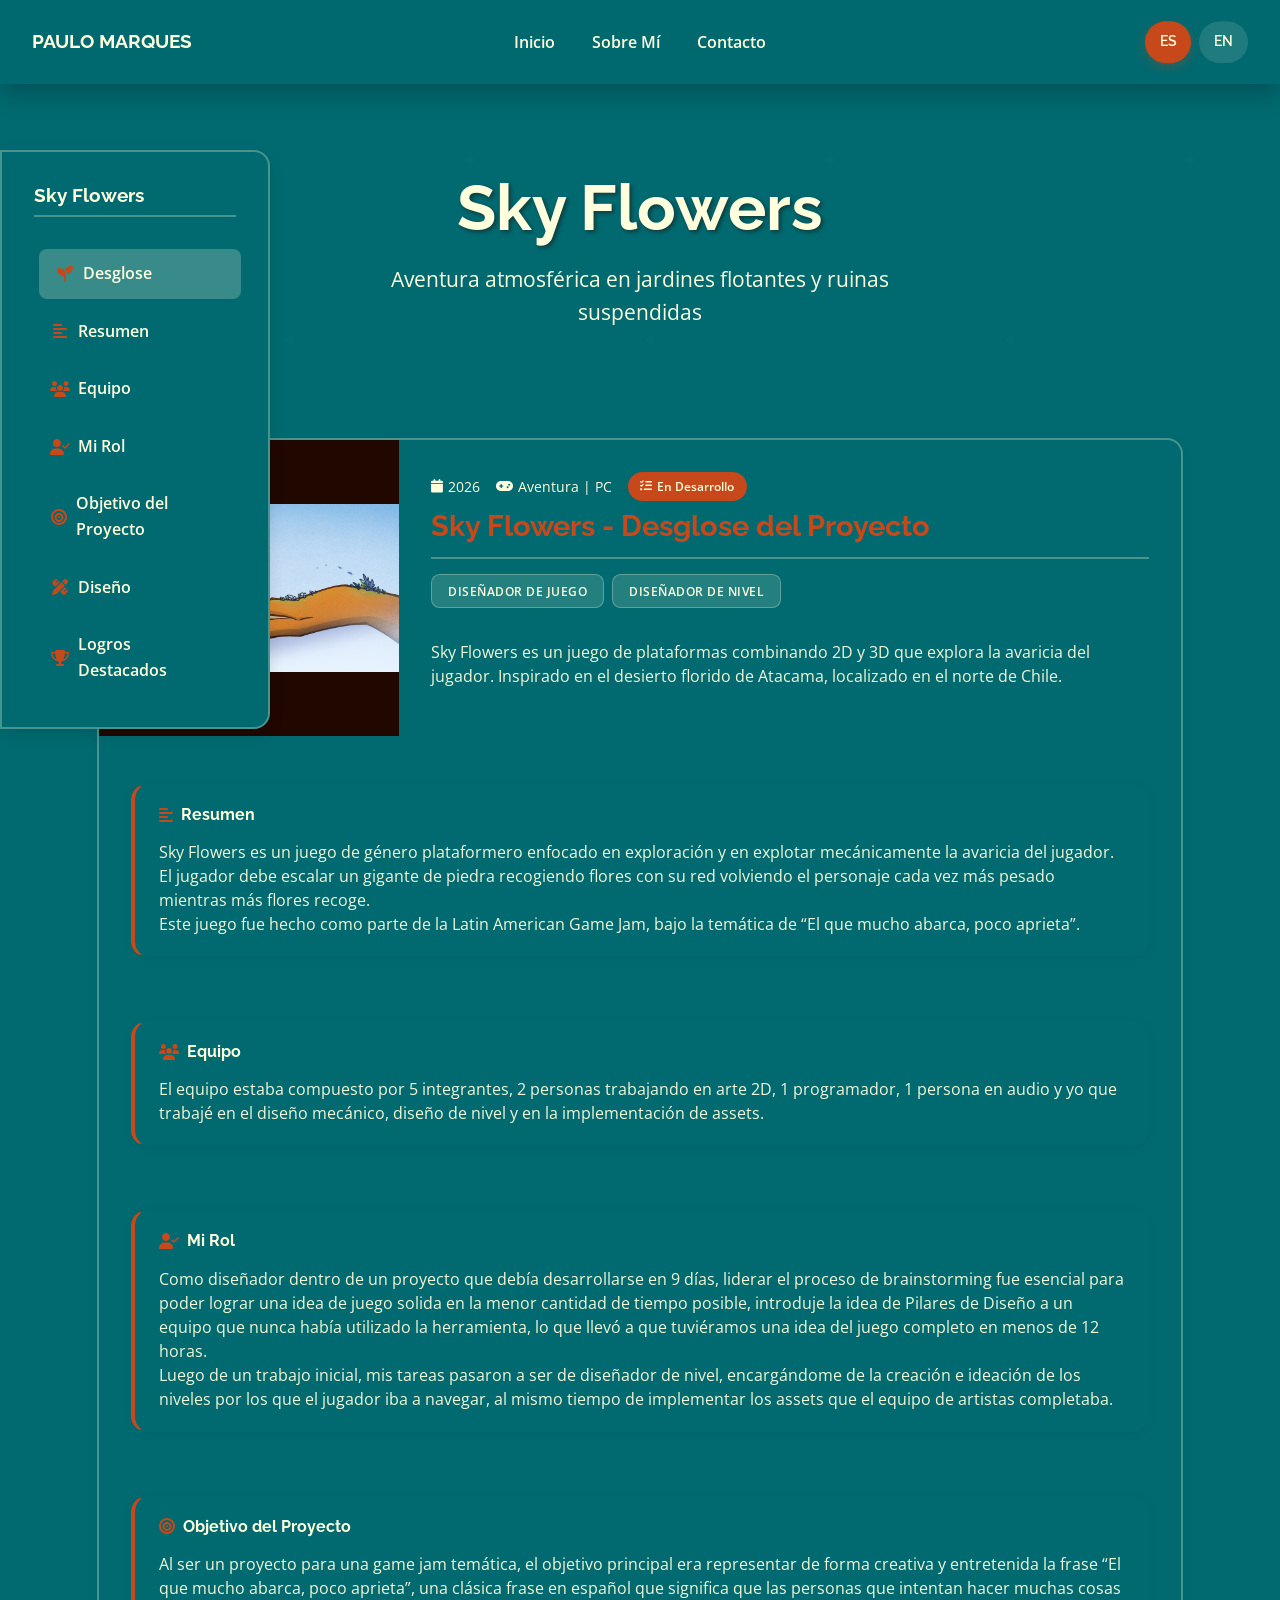
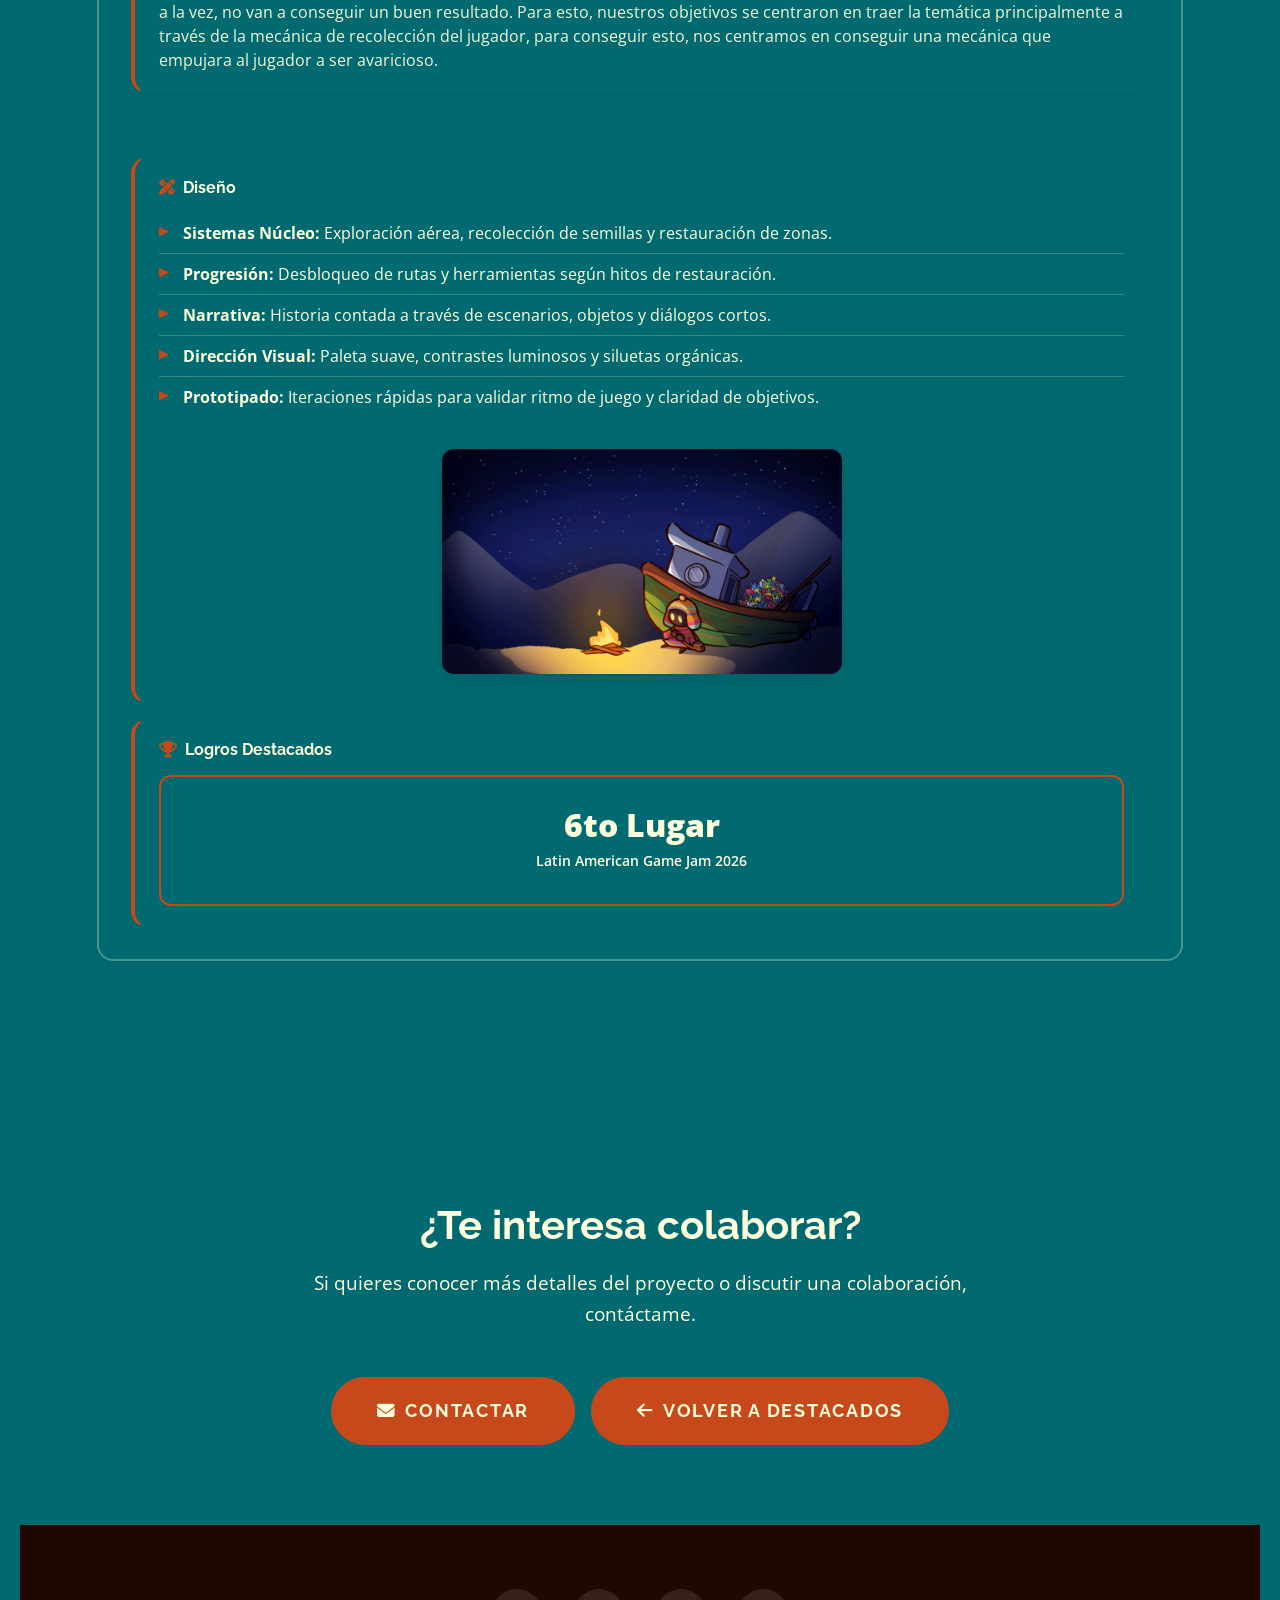
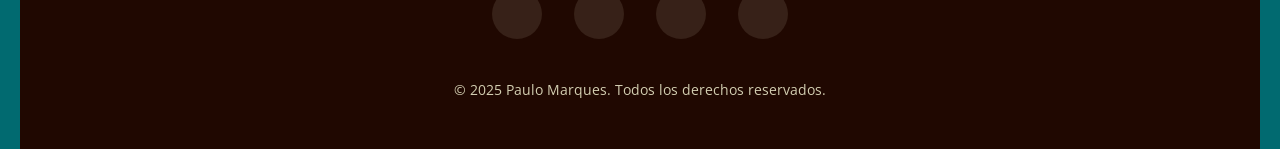
<file: sky-flowers.html>
<!DOCTYPE html>
<html lang="es">

<head>
  <meta charset="UTF-8">
  <meta name="viewport" content="width=device-width, initial-scale=1">
  <title>Sky Flowers | Paulo Marques</title>
  <meta name="description"
    content="Detalle del proyecto Sky Flowers: aventura experimental centrada en exploración, atmósfera y narrativa ambiental.">
  <meta name="keywords"
    content="Sky Flowers, aventura, game design, narrativa ambiental, Paulo Marques">
  <meta name="author" content="Paulo Marques">
  <meta name="robots" content="index, follow">

  <link rel="icon" type="image/x-icon" href="favicon.ico">
  <link rel="stylesheet" href="assets/css/main.css">
  <link rel="stylesheet" href="assets/css/multipage.css">
  <link rel="stylesheet" href="https://cdnjs.cloudflare.com/ajax/libs/font-awesome/6.4.0/css/all.min.css">
  <link
    href="https://fonts.googleapis.com/css2?family=Open+Sans:wght@400;600;700&family=Raleway:wght@700;800&display=swap"
    rel="stylesheet">
</head>

<body class="is-preload" data-theme="dark">
  <div id="page-wrapper">
    <header id="header" role="banner">
      <h1><a href="index.html">PAULO MARQUES</a></h1>
      <nav aria-label="Navegación principal" class="nav-centered">
        <a href="index.html">Inicio</a>
        <a href="about.html">Sobre Mí</a>
        <a href="about.html#contacto">Contacto</a>
      </nav>

      <div class="header-controls">
        <div class="language-switcher">
          <a href="sky-flowers.html" class="lang-btn active" aria-label="Español">ES</a>
          <a href="en-sky-flowers.html" class="lang-btn" aria-label="English">EN</a>
        </div>
      </div>

      <button class="mobile-menu-toggle" aria-expanded="false" aria-label="Abrir menú de navegación">
        <i class="fas fa-bars" aria-hidden="true"></i>
      </button>
    </header>

    <nav class="mobile-menu" aria-label="Menú móvil">
      <a href="index.html">Inicio</a>
      <a href="about.html">Sobre Mí</a>
      <a href="about.html#contacto">Contacto</a>
    </nav>

    <aside class="sidebar-index" aria-label="Índice de sección">
      <div class="sidebar-content">
        <h3>Sky Flowers</h3>
        <nav class="sidebar-nav">
          <a href="#sky-flowers" class="sidebar-link">
            <i class="fas fa-seedling"></i>
            Desglose
          </a>
          <a href="#skyflowers-resumen" class="sidebar-link">
            <i class="fas fa-align-left"></i>
            Resumen
          </a>
          <a href="#skyflowers-equipo" class="sidebar-link">
            <i class="fas fa-users"></i>
            Equipo
          </a>
          <a href="#skyflowers-mi-rol" class="sidebar-link">
            <i class="fas fa-user-check"></i>
            Mi Rol
          </a>
          <a href="#skyflowers-objetivo" class="sidebar-link">
            <i class="fas fa-bullseye"></i>
            Objetivo del Proyecto
          </a>
          <a href="#skyflowers-diseno" class="sidebar-link">
            <i class="fas fa-pencil-ruler"></i>
            Diseño
          </a>
          <a href="#skyflowers-logros" class="sidebar-link">
            <i class="fas fa-trophy"></i>
            Logros Destacados
          </a>
        </nav>
      </div>
    </aside>

    <section class="page-hero">
      <div class="inner">
        <h1 class="fade-in">Sky Flowers</h1>
        <p class="fade-in">Aventura atmosférica en jardines flotantes y ruinas suspendidas</p>
      </div>
    </section>

    <section class="wrapper style2">
      <div class="inner">
        <article id="sky-flowers" class="project-card-detailed slide-up">
          <div class="project-header">
            <div class="project-media">
                  <img src="images/título-skyflowers.png"
                   alt="Sky Flowers - Proyecto de aventura"
                   class="project-thumb"
                   loading="lazy"
                   width="300"
                   height="200"
                   onerror="this.src='https://via.placeholder.com/300x200/1F4D5B/DBE9D1?text=Sky+Flowers'">
            </div>
            <div class="project-basic-info">
              <div class="project-meta">
                <span class="project-date">
                  <i class="fas fa-calendar" aria-hidden="true"></i>
                  <time datetime="2026">2026</time>
                </span>
                <span class="project-genre">
                  <i class="fas fa-gamepad" aria-hidden="true"></i>
                  Aventura | PC
                </span>
                <span class="project-status">
                  <i class="fas fa-tasks" aria-hidden="true"></i>
                  En Desarrollo
                </span>
              </div>
              <h3>Sky Flowers - Desglose del Proyecto</h3>
              <div class="project-roles">
                <span class="role-tag">Diseñador de Juego</span>
                <span class="role-tag">Diseñador de Nivel</span>
              </div>
              <p class="project-summary">Sky Flowers es un juego de plataformas combinando 2D y 3D que explora la avaricia del jugador. Inspirado en el desierto florido de Atacama, localizado en el norte de Chile.</p>
            </div>
          </div>

          <div class="project-content">
            <div class="project-description" id="skyflowers-resumen">
              <h4><i class="fas fa-align-left" aria-hidden="true"></i> Resumen</h4>
              <p class="project-summary">Sky Flowers es un juego de género plataformero enfocado en exploración y en explotar mecánicamente la avaricia del jugador. El jugador debe escalar un gigante de piedra recogiendo flores con su red volviendo el personaje cada vez más pesado mientras más flores recoge.</p>
              <p class="project-summary">Este juego fue hecho como parte de la Latin American Game Jam, bajo la temática de “El que mucho abarca, poco aprieta”.</p>
            </div>

            <div class="project-description" id="skyflowers-equipo">
              <h4><i class="fas fa-users" aria-hidden="true"></i> Equipo</h4>
              <p class="project-summary">El equipo estaba compuesto por 5 integrantes, 2 personas trabajando en arte 2D, 1 programador, 1 persona en audio y yo que trabajé en el diseño mecánico, diseño de nivel y en la implementación de assets.</p>
            </div>

            <div class="project-description" id="skyflowers-mi-rol">
              <h4><i class="fas fa-user-check" aria-hidden="true"></i> Mi Rol</h4>
              <p class="project-summary">Como diseñador dentro de un proyecto que debía desarrollarse en 9 días, liderar el proceso de brainstorming fue esencial para poder lograr una idea de juego solida en la menor cantidad de tiempo posible, introduje la idea de Pilares de Diseño a un equipo que nunca había utilizado la herramienta, lo que llevó a que tuviéramos una idea del juego completo en menos de 12 horas.</p>
              <p class="project-summary">Luego de un trabajo inicial, mis tareas pasaron a ser de diseñador de nivel, encargándome de la creación e ideación de los niveles por los que el jugador iba a navegar, al mismo tiempo de implementar los assets que el equipo de artistas completaba.</p>
            </div>

            <div class="project-description" id="skyflowers-objetivo">
              <h4><i class="fas fa-bullseye" aria-hidden="true"></i> Objetivo del Proyecto</h4>
              <p class="project-summary">Al ser un proyecto para una game jam temática, el objetivo principal era representar de forma creativa y entretenida la frase “El que mucho abarca, poco aprieta”, una clásica frase en español que significa que las personas que intentan hacer muchas cosas a la vez, no van a conseguir un buen resultado. Para esto, nuestros objetivos se centraron en traer la temática principalmente a través de la mecánica de recolección del jugador, para conseguir esto, nos centramos en conseguir una mecánica que empujara al jugador a ser avaricioso.</p>
            </div>

            <div class="project-description" id="skyflowers-diseno">
              <h4><i class="fas fa-pencil-ruler" aria-hidden="true"></i> Diseño</h4>
              <ul>
                <li><strong>Sistemas Núcleo:</strong> Exploración aérea, recolección de semillas y restauración de zonas.</li>
                <li><strong>Progresión:</strong> Desbloqueo de rutas y herramientas según hitos de restauración.</li>
                <li><strong>Narrativa:</strong> Historia contada a través de escenarios, objetos y diálogos cortos.</li>
                <li><strong>Dirección Visual:</strong> Paleta suave, contrastes luminosos y siluetas orgánicas.</li>
                <li><strong>Prototipado:</strong> Iteraciones rápidas para validar ritmo de juego y claridad de objetivos.</li>
              </ul>

              <div class="project-gallery">
                <div class="gif-container">
                  <img src="images/gif-skyflowers.gif"
                       alt="Gif de Sky Flowers"
                       class="project-gif"
                       loading="lazy"
                       width="400"
                       height="225"
                       onerror="this.src='https://via.placeholder.com/400x225/1F4D5B/DBE9D1?text=Sky+Flowers+Gif'">
                </div>
              </div>
            </div>

            <div class="project-highlights" id="skyflowers-logros">
              <h4><i class="fas fa-trophy" aria-hidden="true"></i> Logros Destacados</h4>
              <div class="highlight-grid">
                <div class="highlight-item">
                  <strong>6to Lugar</strong>
                  <span>Latin American Game Jam 2026</span>
                </div>
              </div>
            </div>
          </div>
        </article>
      </div>
    </section>

    <section class="wrapper style4">
      <div class="inner cta-content">
        <h2 class="slide-up">¿Te interesa colaborar?</h2>
        <p class="slide-up">Si quieres conocer más detalles del proyecto o discutir una colaboración, contáctame.</p>
        <div class="cta-actions slide-up">
          <a href="about.html#contacto" class="button large primary with-icon">
            <i class="fas fa-envelope"></i>
            Contactar
          </a>
          <a href="index.html#proyectos-destacados" class="button large primary with-icon">
            <i class="fas fa-arrow-left"></i>
            Volver a destacados
          </a>
        </div>
      </div>
    </section>

    <footer id="footer" role="contentinfo">
      <ul class="icons">
        <li><a href="https://github.com/ElPaulmar" class="icon brands fa-github" target="_blank" rel="noopener noreferrer" aria-label="Visitar mi perfil de GitHub"></a></li>
        <li><a href="https://www.linkedin.com/in/paulo-marques-594a63347/" class="icon brands fa-linkedin" target="_blank" rel="noopener noreferrer" aria-label="Conectar en LinkedIn"></a></li>
        <li><a href="mailto:alonso.p.marques@gmail.com" class="icon fa-envelope" aria-label="Enviar email"></a></li>
        <li><a href="https://paulmar.itch.io/" class="icon brands fa-itch-io" target="_blank" rel="noopener noreferrer" aria-label="Ver mis juegos en Itch.io"></a></li>
      </ul>
      <p>&copy; 2025 Paulo Marques. Todos los derechos reservados.</p>
    </footer>
  </div>

  <script src="assets/js/main.js" defer></script>
</body>

</html>
</file>
<file: assets/css/main.css>
/* ==============================
   VARIABLES Y FUENTES
============================== */
:root {
  /* Paleta de colores */
  --primary-color: #016A70;
  --secondary-color: #91C76D;
  --accent-color: #C7481A;
  --dark-bg: #200801;
  --light-bg: #FFFFDD;
  
  /* Textos */
  --text-color: #C7481A;
  --text-dark: #200801;
  --text-light: #FFFFDD;
  --heading-color: #C7481A;
  --text-muted: #200801;
  
  /* Estados */
  --error-color: #C7481A;
  --success-color: #016A70;
  --warning-color: #91C76D;

  /* Superficies */
  --surface-bg: #016A70;
  --surface-text: #FFFFDD;
  --surface-border: rgba(255, 255, 221, 0.28);
  --surface-border-strong: rgba(255, 255, 221, 0.42);
  --surface-tag-bg: rgba(255, 255, 221, 0.14);
  --surface-tag-bg-hover: rgba(255, 255, 221, 0.22);

  /* UI */
  --header-bg: rgba(255, 255, 221, 0.96);
  --header-bg-scrolled: rgba(255, 255, 221, 0.99);
  --menu-bg: rgba(255, 255, 221, 0.99);
  --lang-bg: rgba(199, 72, 26, 0.08);
  --lang-bg-hover: rgba(199, 72, 26, 0.15);
  --lang-border: rgba(199, 72, 26, 0.45);
  --menu-divider: rgba(199, 72, 26, 0.35);
  
  /* Sombras */
  --shadow-light: 0 2px 10px rgba(0, 0, 0, 0.05);
  --shadow-medium: 0 5px 15px rgba(0, 0, 0, 0.1);
  --shadow-heavy: 0 10px 30px rgba(0, 0, 0, 0.15);
  
  /* Transiciones */
  --transition: 0.3s cubic-bezier(0.25, 0.8, 0.25, 1);
  --transition-slow: 0.6s ease;
  
  /* Espaciado */
  --spacing-xs: 0.5rem;
  --spacing-sm: 1rem;
  --spacing-md: 2rem;
  --spacing-lg: 3rem;
  --spacing-xl: 5rem;
  
  /* Otros */
  --max-width: 1200px;
  --border-radius: 1rem;
  --header-height: 84px;
  --z-header: 999;
  --z-mobile-menu: 998;
  --z-notification: 1000;
  --z-modal: 1001;
}

body[data-theme="dark"] {
  --primary-color: #016A70;
  --secondary-color: #91C76D;
  --accent-color: #C7481A;
  --dark-bg: #200801;
  --light-bg: #016A70;

  --text-color: #FFFFDD;
  --text-dark: #FFFFDD;
  --text-light: #FFFFDD;
  --heading-color: #91C76D;
  --text-muted: #FFFFDD;

  --error-color: #C7481A;
  --success-color: #91C76D;
  --warning-color: #016A70;

  --surface-bg: #016A70;
  --surface-text: #FFFFDD;
  --surface-border: rgba(255, 255, 221, 0.28);
  --surface-border-strong: rgba(255, 255, 221, 0.42);
  --surface-tag-bg: rgba(255, 255, 221, 0.14);
  --surface-tag-bg-hover: rgba(255, 255, 221, 0.22);

  --header-bg: rgba(1, 106, 112, 0.95);
  --header-bg-scrolled: rgba(1, 106, 112, 0.98);
  --menu-bg: rgba(1, 106, 112, 0.98);
  --lang-bg: rgba(255, 255, 221, 0.12);
  --lang-bg-hover: rgba(255, 255, 221, 0.2);
  --lang-border: rgba(145, 199, 109, 0.45);
  --menu-divider: rgba(255, 255, 221, 0.25);
}

body[data-theme="dark"] .skill-category,
body[data-theme="dark"] .skill-highlight,
body[data-theme="dark"] .testimonial,
body[data-theme="dark"] .stat-item,
body[data-theme="dark"] .personal-projects-note,
body[data-theme="dark"] .skill-category-clean {
  background: #016A70;
  color: #FFFFDD;
}

@media (prefers-reduced-motion: reduce) {
  :root {
    --transition: none;
    --transition-slow: none;
  }
  
  * {
    animation-duration: 0.01ms !important;
    animation-iteration-count: 1 !important;
    transition-duration: 0.01ms !important;
  }
}

/* ==============================
   BASE
============================== */
* {
  box-sizing: border-box;
}

body {
  font-family: 'Open Sans', sans-serif;
  color: var(--text-dark);
  line-height: 1.6;
  background: var(--light-bg);
  margin: 0;
  scroll-behavior: smooth;
  overflow-x: hidden;
  -webkit-font-smoothing: antialiased;
  -moz-osx-font-smoothing: grayscale;
}

body.is-preload * {
  animation-duration: 0s !important;
  transition-duration: 0s !important;
}

body.mobile-device {
  touch-action: manipulation;
}

html {
  scroll-padding-top: 96px;
}

/* ==============================
   TIPOGRAFÍA
============================== */
h1, h2, h3, h4, h5, h6 {
  font-family: 'Raleway', sans-serif;
  color: var(--heading-color);
  margin: 0 0 1rem 0;
  font-weight: 700;
  line-height: 1.2;
}

h2.major {
  font-size: clamp(2rem, 4vw, 2.5rem);
  text-align: center;
  margin-bottom: 0.5rem;
  position: relative;
  color: var(--accent-color);
}

h2.major::after {
  content: '';
  display: block;
  width: 60px;
  height: 4px;
  background: var(--primary-color);
  margin: 1rem auto;
  border-radius: 2px;
}

.section-subtitle {
  text-align: center;
  color: var(--text-muted);
  font-size: 1.1rem;
  margin-bottom: var(--spacing-lg);
}

/* ==============================
   LAYOUT
============================== */
#page-wrapper {
  width: 100%;
  margin: auto;
  background: var(--light-bg);
  box-shadow: var(--shadow-light);
}

section {
  padding: var(--spacing-xl) clamp(1.5rem, 4vw, 4rem);
}

.wrapper {
  position: relative;
}

.wrapper.style1 {
  background: var(--light-bg);
  color: var(--text-dark);
}

.wrapper.style1 h2.major,
.wrapper.style1 h3,
.wrapper.style1 h4 {
  color: var(--heading-color);
}

.wrapper.style2 {
  background: var(--light-bg);
  color: var(--text-dark);
}

.wrapper.style2 h2.major,
.wrapper.style2 h3,
.wrapper.style2 h4,
.wrapper.style2 h2, 
.wrapper.style2 p, 
.wrapper.style2 .section-subtitle {
  color: var(--text-dark);
}

.wrapper.style3 {
  background: var(--light-bg);
  color: var(--text-dark);
}

.wrapper.style3 h2.major,
.wrapper.style3 h3,
.wrapper.style3 h4,
.wrapper.style3 h2,
.wrapper.style3 p,
.wrapper.style3 .section-subtitle {
  color: var(--text-dark);
}

.wrapper.style4 {
  background: var(--light-bg);
  color: var(--text-dark);
}

.wrapper.style4 h2.major,
.wrapper.style4 h3,
.wrapper.style4 h4,
.wrapper.style4 h2, 
.wrapper.style4 p {
  color: var(--text-dark);
}

.inner {
  max-width: var(--max-width);
  margin: auto;
  padding: 0 clamp(1rem, 2vw, 2rem);
}

/* ==============================
   HEADER
============================== */
#header {
  position: fixed;
  width: 100%;
  top: 0;
  left: 0;
  background: var(--header-bg);
  backdrop-filter: blur(10px);
  -webkit-backdrop-filter: blur(10px);
  z-index: var(--z-header);
  display: flex;
  justify-content: space-between;
  align-items: center;
  padding: 1.1rem 2rem;
  box-shadow: 0 8px 24px rgba(0, 0, 0, 0.24);
  transition: all var(--transition);
  min-height: var(--header-height);
}

#header.scrolled {
  background: var(--header-bg-scrolled);
  box-shadow: 0 12px 28px rgba(0, 0, 0, 0.3);
}

#header h1 {
  margin: 0;
  font-size: clamp(1rem, 2.5vw, 1.2rem);
}

#header h1 a {
  text-decoration: none;
  color: var(--text-color);
  transition: color var(--transition);
}

#header h1 a:hover,
#header h1 a:focus {
  color: var(--accent-color);
}

#header nav {
  display: flex;
  gap: var(--spacing-md);
}

#header nav a {
  text-decoration: none;
  color: var(--text-color);
  font-weight: 600;
  font-size: 1.02rem;
  position: relative;
  transition: color var(--transition);
  padding: 0.75rem 0.15rem;
}

#header nav a::after {
  content: '';
  position: absolute;
  bottom: 0;
  left: 0;
  width: 0;
  height: 2px;
  background: var(--accent-color);
  transition: width var(--transition);
}

#header nav a:hover::after,
#header nav a:focus::after,
#header nav a.active::after {
  width: 100%;
}

#header nav a:hover,
#header nav a:focus,
#header nav a.active {
  color: var(--accent-color);
  font-weight: 800;
  outline: none;
}

/* Mobile Menu */
.mobile-menu-toggle {
  display: none;
  background: none;
  border: none;
  font-size: 1.5rem;
  color: var(--text-color);
  cursor: pointer;
  padding: 0.5rem;
  border-radius: 4px;
  transition: color var(--transition);
}

.mobile-menu-toggle:hover,
.mobile-menu-toggle:focus {
  color: var(--accent-color);
  outline: 2px solid var(--accent-color);
  outline-offset: 2px;
}

.mobile-menu {
  display: none;
  position: fixed;
  top: var(--header-height);
  left: 0;
  width: 100%;
  background: var(--menu-bg);
  backdrop-filter: blur(10px);
  z-index: var(--z-mobile-menu);
  padding: 1rem 2rem;
  box-shadow: var(--shadow-medium);
  flex-direction: column;
  gap: 1rem;
}

.mobile-menu a {
  text-decoration: none;
  color: var(--text-color);
  font-weight: 600;
  padding: 0.5rem 0;
  border-bottom: 1px solid var(--menu-divider);
  transition: color var(--transition);
}

.mobile-menu a:hover,
.mobile-menu a:focus,
.mobile-menu a.active {
  color: var(--accent-color);
  font-weight: 700;
}

/* Header Controls */
.header-controls {
  position: absolute;
  right: 2rem;
  top: 50%;
  transform: translateY(-50%);
  display: flex;
  align-items: center;
  gap: 0.5rem;
  z-index: 10;
}

/* Language Switcher */
.language-switcher {
  display: flex;
  gap: 0.5rem;
}

.lang-btn {
  background: var(--lang-bg);
  border: 2px solid var(--lang-border);
  color: var(--text-color);
  padding: 0.5rem 1rem;
  border-radius: 8px;
  font-weight: 600;
  font-size: 0.9rem;
  cursor: pointer;
  transition: all var(--transition);
  text-decoration: none;
  display: inline-block;
}

.lang-btn:hover {
  background: var(--lang-bg-hover);
  border-color: var(--accent-color);
  color: var(--accent-color);
  transform: translateY(-2px);
  box-shadow: 0 4px 12px rgba(199, 72, 26, 0.2);
}

.lang-btn.active {
  background: var(--accent-color);
  border-color: var(--accent-color);
  color: var(--text-light);
  box-shadow: 0 4px 12px rgba(199, 72, 26, 0.3);
}

body:not([data-theme="dark"]) .lang-btn.active {
  background: rgba(199, 72, 26, 0.14);
  border-color: var(--accent-color);
  color: var(--accent-color);
}

.theme-toggle {
  width: 2.5rem;
  height: 2.5rem;
  border-radius: 50%;
  border: 2px solid var(--lang-border);
  background: var(--lang-bg);
  color: var(--text-color);
  display: inline-flex;
  align-items: center;
  justify-content: center;
  cursor: pointer;
  transition: all var(--transition);
}

.theme-toggle:hover,
.theme-toggle:focus {
  background: var(--lang-bg-hover);
  border-color: var(--accent-color);
  color: var(--accent-color);
  transform: translateY(-2px);
  outline: none;
}

.theme-toggle i {
  font-size: 0.95rem;
}

/* ==============================
   HERO/BANNER
============================== */
#banner {
  display: flex;
  align-items: center;
  justify-content: center;
  min-height: 100vh;
  background: var(--light-bg);
  color: var(--text-dark);
  position: relative;
  overflow: hidden;
}

#banner::before,
.page-hero::before {
  content: '';
  position: absolute;
  inset: 0;
  background: url('data:image/svg+xml,<svg xmlns="http://www.w3.org/2000/svg" viewBox="0 0 100 100"><defs><pattern id="grain" width="100" height="100" patternUnits="userSpaceOnUse"><circle cx="25" cy="25" r="1" fill="white" opacity="0.05"/><circle cx="75" cy="75" r="1" fill="white" opacity="0.05"/></pattern></defs><rect width="100" height="100" fill="url(%23grain)"/></svg>');
  opacity: 0.2;
}

.banner-background {
  position: absolute;
  inset: 0;
  z-index: 1;
  overflow: hidden;
}

.hero-bg-image {
  width: 100%;
  height: 100%;
  object-fit: cover;
  animation: subtle-zoom 20s ease-in-out infinite alternate;
}

@keyframes subtle-zoom {
  from { transform: scale(1); }
  to { transform: scale(1.05); }
}

.banner-background::after {
  content: '';
  position: absolute;
  inset: 0;
  background: var(--light-bg);
  opacity: 0.78;
}

#banner .inner {
  position: relative;
  z-index: 3;
  width: 100%;
}

.hero-glass-card {
  background: rgba(255, 255, 221, 0.1);
  backdrop-filter: blur(20px);
  border-radius: 30px;
  padding: var(--spacing-lg);
  border: 1px solid rgba(255, 255, 221, 0.2);
  box-shadow: 
    0 8px 32px 0 rgba(32, 8, 1, 0.3),
    inset 0 1px 0 0 rgba(255, 255, 221, 0.1);
  display: flex;
  flex-wrap: wrap;
  gap: var(--spacing-lg);
  align-items: center;
  justify-content: center;
  max-width: 1000px;
  margin: 0 auto;
  transition: all var(--transition-slow);
}

.hero-glass-card:hover {
  transform: translateY(-5px);
  box-shadow: 
    0 12px 40px 0 rgba(32, 8, 1, 0.4),
    inset 0 1px 0 0 rgba(255, 255, 221, 0.15);
}

.hero-content {
  display: flex;
  flex-wrap: wrap;
  gap: var(--spacing-lg);
  align-items: center;
  justify-content: center;
  position: relative;
  z-index: 2;
  max-width: var(--max-width);
  padding: 0 var(--spacing-md);
}

.profile-container {
  position: relative;
}

.profile-pic,
.about-profile-pic {
  width: 320px;
  height: 320px;
  border-radius: 50%;
  border: 5px solid var(--accent-color);
  object-fit: cover;
  transition: transform var(--transition-slow);
  box-shadow: 0 10px 30px rgba(199, 72, 26, 0.3);
}

.profile-pic:hover {
  transform: scale(1.05);
}

.hero-text {
  text-align: center;
  max-width: 500px;
}

.hero-text h2 {
  font-size: clamp(2rem, 5vw, 3rem);
  margin-bottom: 0.5rem;
  color: var(--text-light);
  text-shadow: 2px 2px 4px rgba(0, 0, 0, 0.3);
}

.subtitle {
  color: var(--accent-color);
  font-weight: 600;
  margin-bottom: 1rem;
  font-size: clamp(1rem, 2.5vw, 1.2rem);
  text-transform: uppercase;
  letter-spacing: 2px;
}

.hero-text p.description {
  margin-bottom: 2rem;
  font-size: clamp(1rem, 2vw, 1.1rem);
  opacity: 0.95;
  line-height: 1.6;
}

.hero-actions {
  display: flex;
  gap: 1rem;
  justify-content: center;
  flex-wrap: wrap;
}

.scroll-indicator {
  position: absolute;
  bottom: 2rem;
  left: 50%;
  transform: translateX(-50%);
  color: var(--text-light);
  font-size: 1.5rem;
  animation: bounce 2s infinite;
  cursor: pointer;
  background: none;
  border: none;
  padding: 0.5rem;
  border-radius: 50%;
  transition: background var(--transition);
}

.scroll-indicator:hover,
.scroll-indicator:focus {
  background: rgba(255, 255, 221, 0.1);
  outline: none;
}

@keyframes bounce {
  0%, 20%, 50%, 80%, 100% { transform: translateX(-50%) translateY(0); }
  40% { transform: translateX(-50%) translateY(-10px); }
  60% { transform: translateX(-50%) translateY(-5px); }
}

/* ==============================
   BOTONES
============================== */
.button {
  position: relative;
  overflow: hidden;
  display: inline-flex;
  align-items: center;
  justify-content: center;
  background-color: transparent;
  border: 2px solid var(--accent-color);
  border-radius: 50px;
  color: var(--accent-color);
  cursor: pointer;
  font-family: 'Raleway', sans-serif;
  font-size: 0.9em;
  font-weight: 700;
  letter-spacing: 0.1em;
  padding: 0.8em 2em;
  text-align: center;
  text-decoration: none;
  text-transform: uppercase;
  transition: all var(--transition);
  gap: 0.5em;
  min-height: 44px;
  touch-action: manipulation;
}

.button:hover,
.button:focus {
  background-color: var(--accent-color);
  color: var(--text-light);
  transform: translate3d(0, -3px, 0);
  box-shadow: 0 10px 25px rgba(145, 199, 109, 0.3);
  outline: none;
}

.button:active {
  transform: translate3d(0, 1px, 0);
}

.button:disabled {
  opacity: 0.5;
  cursor: not-allowed;
  transform: none;
  box-shadow: none;
}

.button.primary {
  background-color: var(--accent-color);
  border-color: var(--accent-color);
  color: var(--text-light);
}

.button.primary:hover,
.button.primary:focus {
  background-color: var(--primary-color);
  border-color: var(--primary-color);
  box-shadow: 0 10px 25px rgba(1, 106, 112, 0.3);
}

.button.with-icon i {
  transition: transform var(--transition);
}

.button.with-icon:hover i {
  transform: translateX(2px);
}

.button.small {
  padding: 0.5em 1.5em;
  font-size: 0.8em;
  min-height: 36px;
}

.button.large {
  padding: 1em 2.5em;
  font-size: 1.1em;
}

.button .button-text {
  transition: opacity var(--transition);
}

.button .button-loader {
  display: none;
  width: 16px;
  height: 16px;
  border: 2px solid transparent;
  border-top: 2px solid currentColor;
  border-radius: 50%;
  animation: button-spin 1s linear infinite;
}

.button.loading .button-text {
  opacity: 0;
}

.button.loading .button-loader {
  display: inline-block;
}

@keyframes button-spin {
  to { transform: rotate(360deg); }
}

.button .ripple {
  position: absolute;
  border-radius: 50%;
  background: rgba(145, 199, 109, 0.4);
  transform: scale(0);
  animation: ripple-animation 0.6s linear;
  pointer-events: none;
}

@keyframes ripple-animation {
  to {
    transform: scale(4);
    opacity: 0;
  }
}

/* ==============================
   PROYECTOS (Compartido)
============================== */
.project-card,
.project-card-detailed,
.improved-project {
  background: var(--surface-bg);
  color: var(--surface-text);
  border-radius: var(--border-radius);
  margin-bottom: var(--spacing-lg);
  overflow: hidden;
  box-shadow: var(--shadow-light);
  transition: transform var(--transition), box-shadow var(--transition);
}

/* Permitir que las imágenes apiladas se vean detrás de la tarjeta */
.postmortalis-card {
  overflow: visible;
  position: relative;
  background: transparent;
}

.postmortalis-card::before {
  content: '';
  position: absolute;
  top: 0;
  left: 0;
  right: 0;
  bottom: 0;
  background: var(--surface-bg);
  border-radius: var(--border-radius);
  z-index: 0;
}


.project-card:hover,
.project-card-detailed:hover,
.improved-project:hover {
  transform: translateY(-5px);
  box-shadow: var(--shadow-heavy);
}

.project-header {
  display: flex;
  flex-wrap: wrap;
  align-items: stretch;
}

.project-media {
  flex: 0 0 300px;
  position: relative;
  overflow: hidden;
}

/* Estilos para imágenes apiladas en Postmortalis */
.postmortalis-card {
  position: relative;
  overflow: visible;
}

.stacked-image {
  position: absolute;
  width: 200px;
  height: 280px;
  object-fit: contain;
  z-index: -1;
  transition: transform var(--transition-slow);
  border-radius: 8px;
}

.stacked-left {
  top: 10px;
  left: -80px;  /* Era -60px, ahora -80px (más a la izquierda) */
  width: 240px;
  height: 320px;
  transform: rotate(-20deg);
}

.stacked-right {
  bottom: 80px;  /* Era bottom: 10px, ahora bottom: 80px (70px más arriba) */
  right: -80px;  /* Era -60px, ahora -80px (más a la derecha) */
  transform: rotate(20deg);
}

.postmortalis-card .project-header,
.postmortalis-card .project-content {
  position: relative;
  z-index: 1;
}

.postmortalis-card:hover .stacked-left {
  transform: rotate(-25deg) translateX(-10px) translateY(-8px);
}

.postmortalis-card:hover .stacked-right {
  transform: rotate(25deg) translateX(10px) translateY(8px);
}

/* Estilos para imagen de Postmortalis (similar a Overhaul) */
.postmortalis-card .project-media {
  overflow: hidden;
}

.postmortalis-card .project-thumb {
  width: 100%;
  height: 100%;
  object-fit: contain;
  object-position: center;
  background: var(--surface-bg);
}

/* Estilos para Overhaul */
.overhaul-card {
  overflow: visible;
  position: relative;
  background: transparent;
}

.overhaul-card::before {
  content: '';
  position: absolute;
  top: 0;
  left: 0;
  right: 0;
  bottom: 0;
  background: var(--surface-bg);
  border-radius: var(--border-radius);
  z-index: 0;
}

.overhaul-card .project-media {
  overflow: hidden;
  position: relative;
}

.overhaul-card .project-thumb {
  width: 100%;
  height: 100%;
  object-fit: contain;
  object-position: center;
  background: var(--surface-bg);
}

.overhaul-card .project-header,
.overhaul-card .project-content {
  position: relative;
  z-index: 1;
}

/* Imagen de elfo (izquierda, similar a ilian) */
.overhaul-elfo {
  top: 10px;
  left: -120px;  /* Era -80px, ahora -120px (40px más a la izquierda) */
  width: 240px;
  height: 320px;
  transform: rotate(-20deg);
}

/* Imágenes de downgrade apiladas como baraja (derecha) */
.overhaul-downgrade {
  width: 200px;
  height: 280px;
  right: -80px;
  bottom: 80px;
}

.downgrade-1 {
  transform: rotate(10deg) translateY(-30px) translateX(-20px);  /* Rotación 10deg, movida a la izquierda */
  transform-origin: 50% 90%;  /* Ancla de rotación casi en la base */
  z-index: -1;
}

.downgrade-2 {
  transform: rotate(5deg) translateY(-15px) translateX(-30px);  /* Rotación 5deg, movida a la izquierda */
  transform-origin: 50% 90%;  /* Ancla de rotación casi en la base */
  z-index: -2;
}

.downgrade-3 {
  transform: rotate(0deg) translateX(-40px);  /* Rotación 0deg (recta), movida a la izquierda */
  transform-origin: 50% 90%;  /* Ancla de rotación casi en la base */
  z-index: -3;
}

/* Hover effects para Overhaul */
.overhaul-card:hover .overhaul-elfo {
  transform: rotate(-25deg) translateX(-10px) translateY(-8px);
}

.overhaul-card:hover .downgrade-1 {
  transform: rotate(15deg) translateY(-28px) translateX(20px);  /* Carta 1 rota a 15 grados */
}

.overhaul-card:hover .downgrade-2 {
  transform: rotate(25deg) translateY(-13px) translateX(12px);  /* Carta 2 rota a 25 grados */
}

.overhaul-card:hover .downgrade-3 {
  transform: rotate(35deg) translateX(5px);  /* Carta 3 rota a 35 grados */
}

/* Badge de Chile Diseña en esquina superior derecha de la tarjeta completa */
.corner-badge-overhaul {
  position: absolute;
  top: 10px;
  right: 10px;
  width: 60px;
  height: auto;
  z-index: 2;
  border-radius: 4px;
  box-shadow: 0 2px 8px rgba(0, 0, 0, 0.3);
}

/* Badge viejo (por si queda en algún lado) */
.corner-badge {
  position: absolute;
  top: 10px;
  right: 10px;
  width: 60px;
  height: auto;
  z-index: 2;
  border-radius: 4px;
  box-shadow: 0 2px 8px rgba(0, 0, 0, 0.3);
}

/* Estilos para hacer la imagen de PlayMe más pequeña */
.playme-media {
  flex: 0 0 250px;
}

.playme-media img {
  object-fit: contain;
  background-color: rgba(1, 106, 112, 0.3);
}



.project-media img,
.project-image-container img {
  width: 100%;
  height: 100%;
  object-fit: cover;
  transition: transform var(--transition-slow);
}

.project-card:hover .project-media img,
.improved-project:hover .project-image-container img {
  transform: scale(1.05);
}

.project-basic-info {
  flex: 1;
  padding: var(--spacing-md);
  display: flex;
  flex-direction: column;
  justify-content: space-between;
  min-width: 0;
}

.project-meta {
  display: flex;
  flex-wrap: wrap;
  gap: 1rem;
  font-size: 0.85rem;
  color: var(--surface-text);
  margin-bottom: var(--spacing-xs);
}

.project-meta span {
  display: flex;
  align-items: center;
  gap: 0.3rem;
}

.project-basic-info h3,
.improved-project h3 {
  font-size: clamp(1.5rem, 3vw, 1.8rem);
  margin-bottom: var(--spacing-xs);
  color: var(--surface-text);
}

.project-summary,
.improved-project p {
  color: var(--surface-text);
  font-style: italic;
  margin-bottom: var(--spacing-sm);
  opacity: 0.9;
  line-height: 1.5;
}

.project-roles {
  display: flex;
  flex-wrap: wrap;
  gap: var(--spacing-xs);
  margin-bottom: var(--spacing-sm);
}

.role-tag {
  background: var(--surface-tag-bg);
  color: var(--surface-text);
  padding: 0.4rem 1rem;
  border-radius: 25px;
  font-size: 0.75rem;
  font-weight: 600;
  text-transform: uppercase;
  letter-spacing: 0.5px;
  white-space: nowrap;
  border: 1px solid var(--surface-border);
}

.project-content {
  padding: 0 var(--spacing-md) var(--spacing-md);
}

.project-description h4,
.project-tools h4,
.project-highlights h4 {
  color: var(--text-light);
  margin-bottom: var(--spacing-sm);
  margin-top: var(--spacing-md);
  display: flex;
  align-items: center;
  gap: var(--spacing-xs);
}

.project-description ul {
  list-style: none;
  padding: 0;
  margin: 0;
}

.project-description li {
  padding: 0.5rem 0;
  border-bottom: 1px solid rgba(255, 255, 221, 0.2);
  position: relative;
  padding-left: 1.5rem;
  color: var(--text-light);
  line-height: 1.5;
}

.project-description li:last-child {
  border-bottom: none;
}

.project-description li::before {
  content: '▶';
  position: absolute;
  left: 0;
  color: var(--accent-color);
  font-size: 0.8rem;
}

.project-tools {
  margin-top: var(--spacing-md);
}

.tool-tags,
.project-tags {
  display: flex;
  flex-wrap: wrap;
  gap: var(--spacing-xs);
}

.tool-tag {
  background: var(--primary-color);
  color: var(--text-light);
  padding: 0.3rem 0.8rem;
  border-radius: 20px;
  font-size: 0.8rem;
  border: 1px solid var(--accent-color);
  transition: all var(--transition);
  white-space: nowrap;
}

.tool-tag:hover {
  background: var(--accent-color);
  transform: translateY(-2px);
}

.tag {
  background: var(--accent-color);
  color: var(--text-light);
  padding: 0.2rem 0.6rem;
  border-radius: 15px;
  font-size: 0.7rem;
  font-weight: 600;
  white-space: nowrap;
}

.project-actions {
  margin-top: var(--spacing-md);
  display: flex;
  flex-wrap: wrap;
  gap: var(--spacing-sm);
}

.project-status {
  display: flex;
  align-items: center;
  gap: 0.3rem;
  padding: 0.3rem 0.8rem;
  border-radius: 15px;
  font-size: 0.75rem;
  font-weight: 600;
  background: var(--accent-color);
  color: var(--text-light);
}

.project-status.completed {
  background: var(--primary-color);
}

/* Expandible content */
.development-process {
  display: none;
  margin-top: var(--spacing-md);
  padding-top: var(--spacing-md);
  border-top: 2px solid rgba(255, 255, 221, 0.2);
}

.development-process.show {
  display: block;
  animation: fadeInDown 0.5s ease-out;
}

@keyframes fadeInDown {
  from {
    opacity: 0;
    transform: translateY(-20px);
  }
  to {
    opacity: 1;
    transform: translateY(0);
  }
}

.process-step {
  margin-bottom: var(--spacing-md);
  padding: var(--spacing-sm);
  background: var(--primary-color);
  border-radius: 0.5rem;
  border-left: 4px solid var(--accent-color);
}

.process-step h4,
.process-step p,
.process-step li {
  color: var(--text-light);
}

.process-step h4 {
  display: flex;
  align-items: center;
  gap: var(--spacing-xs);
  margin-bottom: var(--spacing-xs);
}

.process-step i {
  color: var(--accent-color);
}

.process-step ul {
  margin-left: 1.5rem;
}

.process-step li {
  margin-bottom: 0.3rem;
  line-height: 1.5;
}

/* Gallery */
.project-gallery {
  display: grid;
  grid-template-columns: repeat(auto-fit, minmax(300px, 1fr));
  gap: var(--spacing-md);
  margin-top: var(--spacing-md);
}

.gif-container {
  text-align: center;
}

.project-gif {
  width: 100%;
  max-width: 400px;
  border-radius: 0.75rem;
  box-shadow: var(--shadow-medium);
  transition: transform var(--transition);
}

.project-gif:hover {
  transform: scale(1.02);
}

.gif-container p {
  margin-top: var(--spacing-xs);
  font-weight: 600;
  color: var(--text-light);
}

/* Highlights */
.highlight-grid {
  display: grid;
  grid-template-columns: repeat(auto-fit, minmax(150px, 1fr));
  gap: var(--spacing-md);
}

.highlight-item {
  text-align: center;
  padding: var(--spacing-md);
  border-radius: 0.75rem;
  border: 2px solid var(--accent-color);
  background: var(--primary-color);
  transition: all var(--transition);
}

.highlight-item:hover {
  transform: scale(1.05);
  box-shadow: var(--shadow-medium);
}

.highlight-item strong {
  display: block;
  font-size: 2rem;
  font-weight: 800;
  line-height: 1;
  margin-bottom: 0.5rem;
  color: var(--text-light);
}

.highlight-item span {
  display: block;
  font-weight: 600;
  font-size: 0.9rem;
  color: var(--text-light);
}

/* Improved Projects Grid */
.improved-project-grid {
  display: grid;
  grid-template-columns: repeat(auto-fit, minmax(300px, 1fr));
  gap: var(--spacing-md);
  margin-top: var(--spacing-lg);
}

.project-image-container {
  position: relative;
  height: 200px;
  overflow: hidden;
}

.project-overlay {
  position: absolute;
  inset: 0;
  background: rgba(32, 8, 1, 0.9);
  display: flex;
  align-items: center;
  justify-content: center;
  opacity: 0;
  transition: opacity var(--transition);
  pointer-events: none;
}

.project-image-container:hover .project-overlay {
  opacity: 1;
}

.project-overlay .overlay-text {
  background: var(--accent-color);
  padding: 0.5rem 1rem;
  border-radius: 25px;
  font-weight: 600;
  font-size: 0.9rem;
  color: var(--text-light);
}

.project-info {
  padding: var(--spacing-md);
}

#otros-proyectos .improved-project {
  background: var(--surface-bg);
  border: 2px solid var(--surface-border);
  border-radius: 1rem;
  box-shadow: var(--shadow-light);
  overflow: hidden;
}

#otros-proyectos .improved-project:hover {
  border-color: var(--surface-border-strong);
  box-shadow: var(--shadow-medium);
}

#otros-proyectos .project-info {
  padding: 1.5rem 1.5rem 1.75rem;
}

#otros-proyectos .project-info h3 {
  color: var(--accent-color);
  margin: 0;
  padding-bottom: 0.85rem;
  border-bottom: 2px solid var(--surface-border);
}

#otros-proyectos .project-meta {
  margin-top: 0.95rem;
  margin-bottom: 1rem;
}

#otros-proyectos .project-info p {
  color: var(--surface-text);
  font-style: normal;
  opacity: 0.95;
  margin-bottom: 1.1rem;
}

#otros-proyectos .project-tags {
  gap: 0.55rem;
}

#otros-proyectos .tag {
  background: var(--surface-tag-bg);
  color: var(--surface-text);
  border: 1px solid var(--surface-border);
  border-radius: 0.55rem;
  padding: 0.35rem 0.75rem;
  font-size: 0.8rem;
}

/* ==============================
   HABILIDADES
============================== */
.skills-grid {
  display: grid;
  grid-template-columns: repeat(auto-fit, minmax(300px, 1fr));
  gap: var(--spacing-md);
  margin-top: var(--spacing-lg);
}

.skill-category {
  background: var(--dark-bg);
  color: var(--text-light);
  padding: var(--spacing-md);
  border-radius: var(--border-radius);
  box-shadow: var(--shadow-light);
  transition: transform var(--transition), box-shadow var(--transition);
}

.skill-category:hover {
  transform: translateY(-5px);
  box-shadow: var(--shadow-medium);
}

.skill-category h3 {
  display: flex;
  align-items: center;
  gap: var(--spacing-xs);
  margin-bottom: var(--spacing-md);
  color: var(--text-light);
}

.skill-category h3 i {
  color: var(--accent-color);
}

.skill-progress-container {
  display: flex;
  flex-direction: column;
  gap: 1.5rem;
}

.skill-item {
  display: flex;
  flex-direction: column;
  gap: 0.5rem;
}

.skill-name {
  font-weight: 600;
  color: var(--text-light);
  display: flex;
  justify-content: space-between;
  align-items: center;
}

.skill-years {
  font-size: 0.8rem;
  color: var(--accent-color);
  font-weight: normal;
}

.skill-bar {
  height: 8px;
  background: rgba(255, 255, 221, 0.2);
  border-radius: 4px;
  overflow: hidden;
  position: relative;
}

.skill-fill {
  height: 100%;
  background: #016A70;
  border-radius: 4px;
  width: 0;
  transition: width 1.5s cubic-bezier(0.25, 0.8, 0.25, 1);
  position: relative;
}

.skill-fill::after {
  content: '';
  position: absolute;
  inset: 0;
  background: transparent;
  animation: shimmer 2s infinite;
}

@keyframes shimmer {
  from { transform: translateX(-100%); }
  to { transform: translateX(100%); }
}

.skills-preview {
  display: grid;
  grid-template-columns: repeat(auto-fit, minmax(250px, 1fr));
  gap: var(--spacing-md);
  margin-top: var(--spacing-lg);
}

.skill-highlight {
  background: var(--dark-bg);
  padding: var(--spacing-md);
  border-radius: var(--border-radius);
  box-shadow: var(--shadow-light);
  text-align: center;
  transition: all var(--transition);
}

.skill-highlight:hover {
  transform: translateY(-5px);
  box-shadow: var(--shadow-medium);
}

.skill-highlight i {
  font-size: 3rem;
  margin-bottom: var(--spacing-sm);
  color: var(--accent-color);
}

.skill-highlight h3 {
  margin-bottom: var(--spacing-xs);
  font-size: 1.3rem;
  color: var(--text-light);
}

.skill-highlight p {
  font-size: 0.9rem;
  line-height: 1.6;
  margin: 0;
  color: var(--text-light);
}

/* ==============================
   TESTIMONIOS
============================== */
.testimonials-grid {
  display: grid;
  grid-template-columns: repeat(auto-fit, minmax(300px, 1fr));
  gap: var(--spacing-md);
  margin-top: var(--spacing-lg);
}

.testimonial {
  background: var(--dark-bg);
  color: var(--text-light);
  padding: var(--spacing-md);
  border-radius: var(--border-radius);
  box-shadow: var(--shadow-light);
  transition: transform var(--transition), box-shadow var(--transition);
  position: relative;
}

.testimonial:hover {
  transform: translateY(-5px);
  box-shadow: var(--shadow-medium);
}

.testimonial::before {
  content: '"';
  position: absolute;
  top: -10px;
  left: 20px;
  font-size: 4rem;
  color: var(--accent-color);
  opacity: 0.3;
  font-family: 'Raleway', sans-serif;
  line-height: 1;
}

.testimonial-content blockquote {
  margin: 0 0 var(--spacing-sm) 0;
  font-style: italic;
  line-height: 1.6;
  color: var(--text-light);
  position: relative;
  z-index: 2;
}

.testimonial-author {
  display: block;
  text-align: right;
  font-style: normal;
}

.testimonial-author strong {
  display: block;
  color: var(--accent-color);
  font-weight: 700;
}

.testimonial-author span {
  display: block;
  font-size: 0.9rem;
  opacity: 0.8;
  margin-top: 0.2rem;
}

/* ==============================
   ESTADÍSTICAS
============================== */
.stats-grid {
  display: grid;
  grid-template-columns: repeat(auto-fit, minmax(150px, 1fr));
  gap: var(--spacing-md);
  margin: var(--spacing-lg) 0;
}

.stat-item {
  text-align: center;
  padding: var(--spacing-md);
  border-radius: 0.75rem;
  background: var(--dark-bg);
  transition: all var(--transition);
}

.stat-item:hover {
  transform: translateY(-5px);
  box-shadow: var(--shadow-medium);
}

.stat-item i {
  font-size: 2rem;
  margin-bottom: var(--spacing-xs);
  color: var(--accent-color);
}

.stat-item strong {
  display: block;
  font-size: 2rem;
  font-weight: 800;
  margin-bottom: 0.25rem;
  color: var(--accent-color);
}

.stat-item span {
  display: block;
  font-size: 0.9rem;
  color: var(--text-light);
}

/* ==============================
   FORMULARIO DE CONTACTO
============================== */
.contact-container {
  display: grid;
  grid-template-columns: 2fr 1fr;
  gap: var(--spacing-lg);
  margin-top: var(--spacing-lg);
}

form,
.contact-info {
  background: rgba(32, 8, 1, 0.6);
  backdrop-filter: blur(10px);
  padding: var(--spacing-md);
  border-radius: var(--border-radius);
  border: 1px solid rgba(255, 255, 221, 0.2);
}

.fields {
  display: flex;
  flex-wrap: wrap;
  gap: var(--spacing-sm);
  margin-bottom: var(--spacing-md);
}

.field {
  flex: 1 1 100%;
}

.field.half {
  flex: 1 1 calc(50% - 0.5rem);
}

.field label {
  display: block;
  margin-bottom: 0.5rem;
  font-weight: 600;
  color: var(--text-light);
}

input, textarea {
  width: 100%;
  padding: 0.75rem 1rem;
  border-radius: 0.5rem;
  border: 1px solid rgba(255, 255, 221, 0.3);
  font-family: inherit;
  font-size: 1rem;
  background: rgba(255, 255, 221, 0.1);
  color: var(--text-light);
  transition: all var(--transition);
}

input::placeholder, 
textarea::placeholder {
  color: rgba(255, 255, 221, 0.6);
}

input:focus, 
textarea:focus {
  outline: none;
  border-color: var(--accent-color);
  background: rgba(255, 255, 221, 0.15);
  box-shadow: 0 0 0 3px rgba(145, 199, 109, 0.3);
}

input:invalid:not(:focus):not(:placeholder-shown),
textarea:invalid:not(:focus):not(:placeholder-shown) {
  border-color: var(--error-color);
  box-shadow: 0 0 0 3px rgba(199, 72, 26, 0.2);
}

input:valid:not(:focus):not(:placeholder-shown),
textarea:valid:not(:focus):not(:placeholder-shown) {
  border-color: var(--success-color);
}

.field-error {
  color: var(--error-color);
  font-size: 0.8rem;
  margin-top: 0.25rem;
  display: flex;
  align-items: center;
  gap: 0.25rem;
}

.field-error::before {
  content: '⚠';
  font-size: 0.9rem;
}

.contact-info h3 {
  color: var(--text-light);
  margin-bottom: var(--spacing-md);
}

.contact-item {
  display: flex;
  align-items: center;
  gap: var(--spacing-sm);
  margin-bottom: var(--spacing-sm);
  color: var(--text-light);
  padding: 0.5rem 0;
}

.contact-item i {
  color: var(--accent-color);
  width: 20px;
  flex-shrink: 0;
}

.contact-detail {
  display: flex;
  flex-direction: column;
}

.contact-detail strong {
  font-size: 0.9rem;
  margin-bottom: 0.25rem;
  color: var(--accent-color);
}

.contact-detail a {
  color: var(--text-light);
  text-decoration: none;
  transition: color var(--transition);
}

.contact-detail a:hover {
  color: var(--accent-color);
}

.social-links {
  margin-top: var(--spacing-lg);
  padding-top: var(--spacing-md);
  border-top: 1px solid rgba(255, 255, 221, 0.2);
}

.social-links h4 {
  color: var(--text-light);
  margin-bottom: var(--spacing-sm);
  font-size: 1rem;
}

.social-buttons {
  display: flex;
  flex-direction: column;
  gap: 0.75rem;
}

.social-btn {
  display: flex;
  align-items: center;
  gap: 0.75rem;
  padding: 0.75rem 1rem;
  background: rgba(255, 255, 221, 0.1);
  border: 1px solid rgba(255, 255, 221, 0.2);
  border-radius: 0.5rem;
  text-decoration: none;
  color: var(--text-light);
  transition: all var(--transition);
  font-weight: 600;
}

.social-btn:hover,
.social-btn:focus {
  background: var(--accent-color);
  border-color: var(--accent-color);
  transform: translateX(5px);
  outline: none;
}

.social-btn i {
  font-size: 1.2rem;
  width: 25px;
  text-align: center;
}

.actions {
  display: flex;
  gap: var(--spacing-sm);
  justify-content: flex-start;
}

/* ==============================
   FOOTER
============================== */
#footer {
  text-align: center;
  padding: var(--spacing-lg) var(--spacing-sm);
  background: var(--dark-bg);
  color: var(--text-light);
}

#footer .icons {
  display: flex;
  justify-content: center;
  gap: var(--spacing-md);
  margin-bottom: var(--spacing-md);
  list-style: none;
  padding: 0;
  margin-left: 0;
}

#footer .icons li {
  margin: 0;
}

#footer .icons a {
  color: var(--text-light);
  font-size: 1.5rem;
  transition: all var(--transition);
  padding: 0.5rem;
  border-radius: 50%;
  background: rgba(255, 255, 221, 0.1);
  display: inline-flex;
  align-items: center;
  justify-content: center;
  width: 50px;
  height: 50px;
  text-decoration: none;
}

#footer .icons a:hover,
#footer .icons a:focus {
  color: var(--accent-color);
  background: rgba(255, 255, 221, 0.2);
  transform: translateY(-3px);
  outline: none;
}

#footer p {
  margin: 0;
  font-size: 0.9rem;
  opacity: 0.8;
}

/* ==============================
   NOTIFICACIONES
============================== */
.notification {
  position: fixed;
  top: 100px;
  right: 2rem;
  padding: 1rem 1.5rem;
  border-radius: 0.5rem;
  box-shadow: var(--shadow-medium);
  display: flex;
  align-items: center;
  gap: 0.5rem;
  transform: translateX(400px);
  transition: transform var(--transition);
  z-index: var(--z-notification);
  max-width: 350px;
  color: var(--text-light);
}

.notification.show {
  transform: translateX(0);
}

.notification i {
  font-size: 1.2rem;
  flex-shrink: 0;
}

/* ==============================
   ANIMACIONES DE SCROLL
============================== */
.fade-in, .slide-up, .slide-left, .slide-right {
  opacity: 0;
  transition: all 0.6s cubic-bezier(0.25, 0.8, 0.25, 1);
}

.slide-up {
  transform: translateY(30px);
}

.slide-left {
  transform: translateX(-30px);
}

.slide-right {
  transform: translateX(30px);
}

.project-card.slide-up,
.project-card-detailed.slide-up,
.improved-project.slide-up,
.project-card.slide-left,
.project-card-detailed.slide-left,
.improved-project.slide-left,
.project-card.slide-right,
.project-card-detailed.slide-right,
.improved-project.slide-right {
  opacity: 0;
  transform: translateY(55px) scale(0.95);
  filter: blur(6px);
  transition:
    opacity 0.75s ease,
    transform 0.9s cubic-bezier(0.16, 1, 0.3, 1),
    filter 0.75s ease,
    box-shadow 0.9s ease;
  will-change: transform, opacity, filter;
}

.fade-in.in-view,
.slide-up.in-view,
.slide-left.in-view,
.slide-right.in-view {
  opacity: 1;
  transform: translate(0, 0);
}

.project-card.in-view,
.project-card-detailed.in-view,
.improved-project.in-view {
  filter: blur(0);
  transform: translate(0, 0) scale(1);
  animation: card-reveal 0.85s cubic-bezier(0.16, 1, 0.3, 1);
}

@keyframes card-reveal {
  0% {
    box-shadow: 0 24px 50px rgba(0, 0, 0, 0.28);
  }
  100% {
    box-shadow: var(--shadow-light);
  }
}

/* ==============================
   COMPONENTES ADICIONALES
============================== */
.center-actions {
  text-align: center;
  margin-top: var(--spacing-lg);
}

.cta-content {
  text-align: center;
  max-width: 800px;
  margin: 0 auto;
}

.cta-content h2 {
  font-size: clamp(2rem, 4vw, 2.5rem);
  margin-bottom: var(--spacing-sm);
}

.cta-content p {
  font-size: clamp(1rem, 2vw, 1.2rem);
  margin-bottom: var(--spacing-lg);
  opacity: 0.95;
}

.cta-actions {
  display: flex;
  flex-wrap: wrap;
  gap: var(--spacing-sm);
  justify-content: center;
}

.personal-projects-note {
  background: var(--dark-bg);
  padding: var(--spacing-md);
  border-radius: var(--border-radius);
  border-left: 4px solid var(--accent-color);
  display: flex;
  align-items: center;
  gap: var(--spacing-sm);
}

.personal-projects-note i {
  color: var(--accent-color);
  font-size: 1.5rem;
}

.personal-projects-note p {
  color: var(--text-light);
  margin: 0;
}

/* ==============================
   UTILIDADES
============================== */
.sr-only {
  position: absolute;
  width: 1px;
  height: 1px;
  padding: 0;
  margin: -1px;
  overflow: hidden;
  clip: rect(0, 0, 0, 0);
  white-space: nowrap;
  border: 0;
}

.text-center {
  text-align: center;
}

.hidden {
  display: none;
}

.visible {
  display: block;
}

/* ==============================
   FOCUS VISIBLE
============================== */
*:focus-visible {
  outline: 2px solid var(--accent-color);
  outline-offset: 2px;
}

/* ==============================
   RESPONSIVE
============================== */
@media (max-width: 900px) {
  :root {
    --spacing-xl: 3rem;
    --spacing-lg: 2rem;
    --spacing-md: 1.5rem;
  }

  :root {
    --header-height: 76px;
  }

  #header {
    padding: 1rem;
  }

  #header nav {
    display: none;
  }

  .mobile-menu-toggle {
    display: block;
  }

  .language-switcher {
    gap: 0.3rem;
  }

  .header-controls {
    right: 4rem;
    gap: 0.3rem;
  }

  .lang-btn {
    padding: 0.3rem 0.6rem;
    font-size: 0.75rem;
  }

  .theme-toggle {
    width: 2.1rem;
    height: 2.1rem;
  }

  .hero-content,
  .hero-glass-card {
    flex-direction: column;
    text-align: center;
    gap: var(--spacing-md);
  }

  .hero-glass-card:hover {
    transform: none;
  }

  .hero-text h2 {
    font-size: clamp(1.8rem, 6vw, 2.2rem);
  }

  .hero-actions {
    flex-direction: column;
    align-items: center;
    width: 100%;
  }

  .hero-actions .button {
    width: 100%;
    max-width: 280px;
  }

  .project-header {
    flex-direction: column;
  }

  .project-media {
    flex: none;
    height: 200px;
  }

  .project-actions,
  .cta-actions {
    flex-direction: column;
  }

  .project-actions .button,
  .cta-actions .button {
    width: 100%;
  }

  .contact-container {
    grid-template-columns: 1fr;
    gap: var(--spacing-md);
  }

  .skills-grid,
  .improved-project-grid,
  .testimonials-grid,
  .skills-preview {
    grid-template-columns: 1fr;
  }

  .stats-grid {
    grid-template-columns: 1fr;
  }

  .notification {
    right: 1rem;
    left: 1rem;
    transform: translateY(-100px);
  }

  .notification.show {
    transform: translateY(0);
  }

  .project-gallery {
    grid-template-columns: 1fr;
  }
}

@media (max-width: 600px) {
  :root {
    --header-height: 72px;
  }

  section {
    padding: var(--spacing-md) var(--spacing-md);
  }

  .inner {
    padding: 0 1rem;
  }

  .hero-text h2 {
    font-size: clamp(1.5rem, 8vw, 1.8rem);
  }

  h2.major {
    font-size: clamp(1.8rem, 6vw, 2rem);
  }

  .button {
    padding: 0.7em 1.5em;
    font-size: 0.8em;
    width: 100%;
    justify-content: center;
  }

  .fields {
    flex-direction: column;
  }

  .field.half {
    flex: 1 1 100%;
  }

  .profile-pic,
  .about-profile-pic {
    width: 180px;
    height: 180px;
  }

  #header {
    padding: 0.8rem 1rem;
  }

  #header h1 {
    font-size: 1rem;
  }

  .scroll-indicator {
    bottom: 1rem;
  }
}

@media (max-width: 480px) {
  :root {
    --spacing-md: 1rem;
    --spacing-sm: 0.5rem;
  }

  section {
    padding-left: 1rem;
    padding-right: 1rem;
  }

  .hero-actions .button {
    font-size: 0.75em;
    padding: 0.6em 1.2em;
  }

  .notification {
    padding: 0.8rem 1rem;
    font-size: 0.9rem;
  }
}

@media (hover: none) {
  .improved-project:hover,
  .project-card:hover,
  .project-card-detailed:hover,
  .skill-category:hover,
  .testimonial:hover,
  .stat-item:hover,
  .skill-highlight:hover {
    transform: none;
  }
}

/* ==============================
   PRINT
============================== */
@media print {
  * {
    background: transparent !important;
    color: black !important;
    box-shadow: none !important;
    text-shadow: none !important;
  }
  
  #header,
  .mobile-menu,
  .scroll-indicator,
  .notification,
  .hero-actions,
  .project-actions {
    display: none !important;
  }
  
  section {
    break-inside: avoid;
    page-break-inside: avoid;
  }
  
  h2, h3 {
    break-after: avoid;
    page-break-after: avoid;
  }
}

/* ==============================
   FIXES PARA TARJETAS DE PROYECTOS
   Agregar al final de main.css
============================== */

/* FIX 1: Imágenes cortadas - Ajustar altura de la imagen */
.project-media {
  flex: 0 0 300px;
  position: relative;
  overflow: hidden;
  min-height: 250px; /* Altura mínima para mostrar más imagen */
}

.project-media img {
  width: 100%;
  height: 100%;
  object-fit: contain; /* Cambiado de 'cover' a 'contain' para mostrar imagen completa */
  object-position: center;
  background: var(--dark-bg); /* Fondo para espacios vacíos */
  transition: transform var(--transition-slow);
}

/* Alternativa si prefieres mantener 'cover' pero con mejor posición */
.project-media img.cover-mode {
  object-fit: cover;
  object-position: center top; /* Prioriza la parte superior */
}

/* FIX 2: Botón centrado en la parte inferior */
.project-actions {
  margin-top: var(--spacing-md);
  display: flex;
  justify-content: center; /* Centrado horizontal */
  align-items: center;
  width: 100%;
}

.project-actions .button {
  /* Asegurar que el botón se vea bien centrado */
  margin: 0 auto;
}

/* FIX 3: Más espacio arriba de "Contribuciones Clave" */
.project-content {
  padding: 0 var(--spacing-md) var(--spacing-md);
}

.project-description {
  margin-top: var(--spacing-lg); /* Más espacio arriba (antes era spacing-md o menos) */
}

.project-description h4 {
  color: var(--text-light);
  margin-top: var(--spacing-md); /* Espacio adicional arriba del título */
  margin-bottom: var(--spacing-sm);
  display: flex;
  align-items: center;
  gap: var(--spacing-xs);
}

/* Asegurar espaciado consistente en todas las secciones */
.project-tools {
  margin-top: var(--spacing-lg); /* Espacio consistente */
}

/* ==============================
   RESPONSIVE - Ajustes para móvil
============================== */
@media (max-width: 900px) {
  .project-media {
    flex: none;
    height: 250px; /* Altura fija en móvil */
    min-height: 250px;
  }
  
  .project-actions {
    flex-direction: column;
  }
  
  .project-actions .button {
    width: 100%;
    max-width: 100%;
  }
}

@media (max-width: 600px) {
  .project-media {
    height: 200px;
    min-height: 200px;
  }
}

/* ==============================
   FIXES GENERALES - Agregar al final de main.css
============================== */

/* ====== HEADER CENTRADO ====== */
.header-centered {
  justify-content: center !important;
  flex-direction: column;
  padding: 1.5rem 2rem !important;
  gap: 1rem;
}

.header-centered h1 {
  margin: 0;
  text-align: center;
}

.nav-centered {
  display: flex;
  justify-content: center;
  gap: var(--spacing-md);
  width: 100%;
  position: absolute;
  left: 50%;
  transform: translateX(-50%);
}

@media (max-width: 900px) {
  .header-centered {
    flex-direction: row;
    justify-content: space-between;
  }
  
  .nav-centered {
    display: none;
    position: static;
    transform: none;
  }
}

/* ====== BANNER SIN TARJETA ====== */
#banner {
  background: var(--light-bg);
}

.page-hero {
  background: var(--primary-color);
  text-align: center;
}

.page-hero h1,
.page-hero p {
  color: #FFFFDD;
}

/* Eliminar glassmorphism card */
.hero-glass-card {
  background: none !important;
  backdrop-filter: none !important;
  border: none !important;
  box-shadow: none !important;
  padding: 0 !important;
}

.hero-content-clean {
  text-align: center;
  max-width: 800px;
  margin: 0 auto;
  padding: 2rem;
}

.hero-content-clean .profile-container {
  margin: 0 auto 2rem;
  display: flex;
  justify-content: center;
}

.hero-content-clean .profile-pic {
  width: 250px;
  height: 250px;
  border: 6px solid var(--accent-color);
  box-shadow: 0 15px 40px rgba(199, 72, 26, 0.4);
}

.hero-content-clean h2 {
  font-size: clamp(2.5rem, 6vw, 4rem);
  margin-bottom: 1rem;
  color: var(--text-light);
  text-shadow: 3px 3px 6px rgba(0, 0, 0, 0.5);
}

.hero-content-clean .hero-name-large {
  font-size: clamp(3.5rem, 10vw, 6.5rem);
  line-height: 1.05;
  margin-bottom: 1.25rem;
}

.hero-content-clean .subtitle {
  color: var(--accent-color);
  font-weight: 700;
  margin-bottom: 1.5rem;
  font-size: clamp(1.2rem, 3vw, 1.5rem);
  text-transform: uppercase;
  letter-spacing: 3px;
  text-shadow: 2px 2px 4px rgba(0, 0, 0, 0.3);
}

.hero-content-clean .description {
  margin-bottom: 2.5rem;
  font-size: clamp(1.1rem, 2.5vw, 1.3rem);
  opacity: 0.95;
  line-height: 1.8;
  max-width: 700px;
  margin-left: auto;
  margin-right: auto;
  text-shadow: 1px 1px 3px rgba(0, 0, 0, 0.3);
}

.hero-content-clean .hero-actions {
  display: flex;
  gap: 1.5rem;
  justify-content: center;
  flex-wrap: wrap;
}

/* ====== SCROLL INDICATOR ARREGLADO ====== */
.scroll-indicator {
  position: absolute;
  bottom: 2rem;
  left: 50%;
  transform: translateX(-50%);
  color: var(--text-light);
  font-size: 2rem;
  animation: bounce 2s infinite;
  cursor: pointer;
  background: rgba(199, 72, 26, 0.3);
  border: none;
  padding: 1rem;
  border-radius: 50%;
  transition: all var(--transition);
  width: 60px;
  height: 60px;
  display: flex;
  align-items: center;
  justify-content: center;
  text-decoration: none;
}

.scroll-indicator:hover,
.scroll-indicator:focus {
  background: var(--accent-color);
  transform: translateX(-50%) scale(1.1);
  outline: none;
}

/* ====== FIXES TARJETAS PROYECTOS ====== */

/* Imágenes no cortadas */
.project-media {
  flex: 0 0 300px;
  position: relative;
  overflow: hidden;
  min-height: 250px;
}

.project-media img {
  width: 100%;
  height: 100%;
  object-fit: contain;
  object-position: center;
  background: var(--dark-bg);
  transition: transform var(--transition-slow);
}

/* Botón centrado */
.project-actions {
  margin-top: var(--spacing-md);
  display: flex;
  justify-content: center;
  align-items: center;
  width: 100%;
}

.project-actions .button {
  margin: 0 auto;
}

/* Más espacio arriba de "Contribuciones Clave" */
.project-content {
  padding: 0 var(--spacing-md) var(--spacing-md);
}

.project-description {
  margin-top: var(--spacing-lg);
}

.project-description h4 {
  color: var(--text-light);
  margin-top: var(--spacing-md);
  margin-bottom: var(--spacing-sm);
  display: flex;
  align-items: center;
  gap: var(--spacing-xs);
}

.project-tools {
  margin-top: var(--spacing-lg);
}

/* ====== BOTÓN "PROCESO DE DESARROLLO" VISIBLE ====== */
.toggle-process {
  background: var(--accent-color) !important;
  border-color: var(--accent-color) !important;
  color: var(--text-light) !important;
}

.toggle-process:hover,
.toggle-process:focus {
  background: var(--primary-color) !important;
  border-color: var(--primary-color) !important;
  transform: translateY(-2px);
}

.toggle-process.active {
  background: var(--primary-color) !important;
}

/* ====== ABOUT PAGE - IMAGEN CUADRADA ====== */
.about-profile-pic {
  width: 200px;
  height: 200px;
  border-radius: 0.75rem !important; /* Cuadrada con bordes redondeados */
  object-fit: cover;
  border: 4px solid var(--accent-color);
  box-shadow: var(--shadow-medium);
}

.profile-pic {
  border-radius: 50%; /* La del hero sigue circular */
}

/* ====== HABILIDADES SIN BARRAS - OPCIÓN 1: BADGES ====== */
.skill-category-clean {
  background: var(--dark-bg);
  color: var(--text-light);
  padding: var(--spacing-md);
  border-radius: var(--border-radius);
  box-shadow: var(--shadow-light);
  transition: transform var(--transition), box-shadow var(--transition);
}

.skill-category-clean:hover {
  transform: translateY(-5px);
  box-shadow: var(--shadow-medium);
}

.skill-category-clean h3 {
  display: flex;
  align-items: center;
  gap: var(--spacing-xs);
  margin-bottom: var(--spacing-md);
  color: var(--text-light);
}

.skill-category-clean h3 i {
  color: var(--accent-color);
}

.skill-badges {
  display: flex;
  flex-wrap: wrap;
  gap: 0.75rem;
}

.skill-badge {
  background: #016A70;
  color: var(--text-light);
  padding: 0.6rem 1.2rem;
  border-radius: 25px;
  font-size: 0.9rem;
  font-weight: 600;
  display: flex;
  align-items: center;
  gap: 0.5rem;
  transition: all var(--transition);
  white-space: nowrap;
}

.skill-badge:hover {
  transform: translateY(-3px) scale(1.05);
  box-shadow: 0 5px 15px rgba(199, 72, 26, 0.3);
}

.skill-badge i {
  font-size: 1.1rem;
}

.skill-level {
  font-size: 0.75rem;
  opacity: 0.9;
  font-weight: 400;
}

/* ====== RESPONSIVE ====== */
@media (max-width: 900px) {
  .hero-content-clean .profile-pic {
    width: 200px;
    height: 200px;
  }
  
  .project-media {
    flex: none;
    height: 250px;
    min-height: 250px;
  }
  
  .project-actions {
    flex-direction: column;
  }
  
  .project-actions .button {
    width: 100%;
    max-width: 100%;
  }
  
  .hero-content-clean .hero-actions {
    flex-direction: column;
    width: 100%;
  }
  
  .hero-content-clean .hero-actions .button {
    width: 100%;
    max-width: 350px;
  }
}

@media (max-width: 600px) {
  .hero-content-clean .profile-pic {
    width: 180px;
    height: 180px;
  }
  
  .project-media {
    height: 200px;
    min-height: 200px;
  }
  
  .scroll-indicator {
    width: 50px;
    height: 50px;
    font-size: 1.5rem;
  }
  
  .about-profile-pic {
    width: 150px;
    height: 150px;
  }
}

/* ==============================
   ABOUT PAGE - MODERN REDESIGN
============================== */

/* Profile Hero Section */
.profile-hero {
  margin-bottom: 4rem;
}

.profile-card-main {
  display: flex;
  align-items: center;
  gap: 3rem;
  background: var(--surface-bg);
  border: 2px solid var(--surface-border);
  border-radius: 1.5rem;
  padding: 3rem;
  margin-bottom: 2rem;
}

.profile-image-container {
  flex-shrink: 0;
}

.profile-pic-large {
  width: 200px;
  height: 200px;
  border-radius: 50%;
  object-fit: cover;
  border: 4px solid var(--accent-color);
  box-shadow: 0 10px 30px rgba(0, 0, 0, 0.3);
}

.profile-info-main {
  flex: 1;
}

.profile-info-main h2 {
  font-size: 2.5rem;
  margin-bottom: 0.5rem;
  color: var(--accent-color);
}

.profile-role {
  font-size: 1.3rem;
  color: var(--surface-text);
  margin-bottom: 1.5rem;
  font-weight: 300;
}

.profile-meta {
  display: flex;
  gap: 2rem;
  margin-bottom: 1.5rem;
  flex-wrap: wrap;
}

.meta-item {
  display: flex;
  align-items: center;
  gap: 0.5rem;
  color: var(--surface-text);
}

.meta-item i {
  color: var(--accent-color);
  font-size: 1.1rem;
}

.profile-stats-inline {
  display: flex;
  gap: 2rem;
  margin-top: 2rem;
  padding-top: 1.5rem;
  border-top: 1px solid var(--surface-border);
}

.stat-inline {
  display: flex;
  flex-direction: column;
  align-items: center;
}

.stat-inline strong {
  font-size: 1.8rem;
  color: var(--accent-color);
  margin-bottom: 0.3rem;
}

.stat-inline span {
  font-size: 0.9rem;
  color: var(--surface-text);
  text-transform: uppercase;
  letter-spacing: 1px;
}

.profile-description {
  background: var(--surface-bg);
  padding: 2rem;
  border-radius: 1rem;
  border-left: 4px solid var(--accent-color);
}

.profile-description p {
  font-size: 1.1rem;
  line-height: 1.8;
  color: var(--surface-text);
  margin: 0;
}

/* Philosophy Section */
.philosophy-section {
  margin-top: 4rem;
}

.philosophy-section h3 {
  font-size: 2rem;
  margin-bottom: 2rem;
  color: var(--text-light);
  display: flex;
  align-items: center;
  gap: 1rem;
  text-align: center;
  justify-content: center;
}

.philosophy-section h3 i {
  font-size: 1.5rem;
}

.philosophy-cards {
  display: grid;
  grid-template-columns: repeat(auto-fit, minmax(280px, 1fr));
  gap: 2rem;
}

.philosophy-card {
  background: var(--surface-bg);
  border: 2px solid var(--surface-border);
  border-radius: 1rem;
  padding: 2rem;
  text-align: center;
  transition: all var(--transition);
}

.philosophy-card:hover {
  transform: translateY(-5px);
  border-color: var(--surface-border-strong);
  box-shadow: 0 10px 30px rgba(0, 0, 0, 0.2);
}

.philosophy-icon {
  width: 80px;
  height: 80px;
  margin: 0 auto 1.5rem;
  display: flex;
  align-items: center;
  justify-content: center;
  background: #016A70;
  border-radius: 50%;
  font-size: 2rem;
  color: var(--text-light);
}

.philosophy-card h4 {
  font-size: 1.3rem;
  margin-bottom: 1rem;
  color: var(--accent-color);
}

.philosophy-card p {
  font-size: 1rem;
  line-height: 1.6;
  color: var(--surface-text);
  margin: 0;
}

/* Skills Modern Grid */
.skills-modern-grid {
  display: grid;
  grid-template-columns: repeat(auto-fit, minmax(300px, 1fr));
  gap: 2rem;
}

.skill-category-modern {
  background: var(--surface-bg);
  border: 2px solid var(--surface-border);
  border-radius: 1rem;
  padding: 2rem;
  transition: all var(--transition);
}

.skill-category-modern:hover {
  border-color: var(--surface-border-strong);
  box-shadow: 0 10px 30px rgba(0, 0, 0, 0.2);
}

.skill-header {
  display: flex;
  align-items: center;
  gap: 1rem;
  margin-bottom: 1.5rem;
  padding-bottom: 1rem;
  border-bottom: 2px solid var(--surface-border);
}

.skill-header i {
  font-size: 2rem;
  color: var(--accent-color);
}

.skill-header h3 {
  font-size: 1.5rem;
  margin: 0;
  color: var(--accent-color);
}

.skill-list {
  display: flex;
  flex-wrap: wrap;
  gap: 0.8rem;
}

.skill-tag {
  background: var(--surface-tag-bg);
  color: var(--surface-text);
  padding: 0.6rem 1rem;
  border-radius: 0.5rem;
  font-size: 0.95rem;
  border: 1px solid var(--surface-border);
  transition: all var(--transition);
  display: inline-flex;
  align-items: center;
  gap: 0.3rem;
}

.skill-tag:hover {
  background: var(--surface-tag-bg-hover);
  border-color: var(--surface-border-strong);
  transform: translateY(-2px);
}

.skill-tag small {
  opacity: 0.7;
  font-size: 0.85em;
}

/* Testimonials Modern */
.testimonials-modern {
  display: grid;
  grid-template-columns: repeat(auto-fit, minmax(300px, 1fr));
  gap: 2rem;
}

#sobre-mi .major,
#testimonios .major,
#sobre-mi .philosophy-section h3,
#sobre-mi .philosophy-card h4,
#sobre-mi .profile-info-main h2,
#sobre-mi .profile-role {
  color: #FFFFDD !important;
  text-align: center;
}

/* Postmortalis page refinements */
body.postmortalis-page .postmortalis-card .project-basic-info h3 {
  color: #FFFFDD !important;
}

body.postmortalis-page .postmortalis-card .project-summary {
  font-style: normal;
  color: var(--surface-text);
  opacity: 0.95;
}

.page-hero + .wrapper.style2 {
  padding-top: 0.5rem;
}

.project-card-detailed .project-content {
  display: flex;
  flex-direction: column;
  gap: 1rem;
}

.project-card-detailed .project-content > .project-description,
.project-card-detailed .project-content > .project-highlights,
.project-card-detailed .project-content > .project-tools {
  background: var(--surface-bg);
  color: var(--surface-text);
  border: 1px solid var(--primary-color);
  border-left: 4px solid var(--accent-color);
  border-radius: 1rem;
  padding: 1.25rem 1.5rem;
  box-shadow: var(--shadow-light);
}

.project-card-detailed .project-content > .project-description h4,
.project-card-detailed .project-content > .project-highlights h4,
.project-card-detailed .project-content > .project-tools h4 {
  margin-top: 0;
  color: var(--text-light);
}

.project-card-detailed .project-content > .project-description h4 i,
.project-card-detailed .project-content > .project-highlights h4 i,
.project-card-detailed .project-content > .project-tools h4 i {
  color: var(--accent-color);
}

.project-card-detailed .project-content > .project-description p,
.project-card-detailed .project-content > .project-highlights p,
.project-card-detailed .project-content > .project-tools p,
.project-card-detailed .project-content > .project-description li,
.project-card-detailed .project-content > .project-highlights li,
.project-card-detailed .project-content > .project-tools li,
.project-card-detailed .project-content > .project-description span,
.project-card-detailed .project-content > .project-highlights span,
.project-card-detailed .project-content > .project-tools span {
  color: var(--surface-text);
}

.project-card-detailed .project-content > .project-description ul,
.project-card-detailed .project-content > .project-highlights ul,
.project-card-detailed .project-content > .project-tools ul {
  margin-bottom: 0;
}

.project-card-detailed .project-content > .project-description .project-summary {
  margin: 0;
  opacity: 0.95;
}

.testimonial-modern {
  background: var(--surface-bg);
  border: 2px solid var(--surface-border);
  border-radius: 1rem;
  padding: 2rem;
  position: relative;
  transition: all var(--transition);
}

.testimonial-modern:hover {
  transform: translateY(-5px);
  border-color: var(--surface-border-strong);
  box-shadow: 0 10px 30px rgba(0, 0, 0, 0.2);
}

.quote-icon {
  position: absolute;
  top: -15px;
  left: 30px;
  width: 50px;
  height: 50px;
  background: var(--accent-color);
  border-radius: 50%;
  display: flex;
  align-items: center;
  justify-content: center;
  color: var(--text-light);
  font-size: 1.5rem;
}

.testimonial-modern blockquote {
  margin: 2rem 0 1.5rem;
  font-size: 1.05rem;
  line-height: 1.7;
  color: var(--surface-text);
  font-style: italic;
  border: none;
  padding: 0;
}

.testimonial-modern .testimonial-author {
  display: flex;
  flex-direction: column;
  gap: 0.3rem;
  padding-top: 1rem;
  border-top: 1px solid var(--surface-border);
}

.testimonial-modern .testimonial-author strong {
  color: var(--accent-color);
  font-size: 1.1rem;
}

.testimonial-modern .testimonial-author span {
  color: var(--surface-text);
  font-size: 0.9rem;
}

/* Responsive */
@media (max-width: 900px) {
  .profile-card-main {
    flex-direction: column;
    text-align: center;
    gap: 2rem;
    padding: 2rem;
  }
  
  .profile-meta {
    justify-content: center;
  }
  
  .profile-stats-inline {
    justify-content: center;
  }
  
  .philosophy-cards {
    grid-template-columns: 1fr;
  }
  
  .skills-modern-grid {
    grid-template-columns: 1fr;
  }
  
  .testimonials-modern {
    grid-template-columns: 1fr;
  }
}

@media (max-width: 600px) {
  .profile-pic-large {
    width: 150px;
    height: 150px;
  }
  
  .profile-info-main h2 {
    font-size: 2rem;
  }
  
  .profile-role {
    font-size: 1.1rem;
  }
  
  .profile-stats-inline {
    flex-direction: column;
    gap: 1rem;
  }
  
  .profile-card-main {
    padding: 1.5rem;
  }
  
  .profile-description {
    padding: 1.5rem;
  }
}

/* ==============================
   HOME - PROYECTOS DESTACADOS SIMPLE
============================== */
#proyectos-destacados .project-featured {
  display: grid;
  grid-template-columns: minmax(0, 1.1fr) minmax(0, 1fr);
  align-items: center;
  gap: var(--spacing-md);
  padding: var(--spacing-md);
  background: #016A70;
  color: var(--text-light);
  box-shadow: var(--shadow-medium);
  border-radius: var(--border-radius);
  cursor: pointer;
  position: relative;
  transition: all 0.3s ease;
}

#proyectos-destacados .project-featured-info {
  display: flex;
  flex-direction: column;
  gap: var(--spacing-sm);
}

#proyectos-destacados .project-featured-info h3 {
  margin: 0;
  color: var(--text-light);
  font-size: 2.2rem;
  font-weight: 800;
}

#proyectos-destacados .project-featured-meta {
  list-style: none;
  margin: 0;
  padding: 0;
}

#proyectos-destacados .project-featured-meta li {
  margin-bottom: 0.6rem;
  padding-bottom: 0.6rem;
  border-bottom: 1px solid rgba(255, 255, 221, 0.3);
  line-height: 1.4;
}

#proyectos-destacados .project-featured-meta li:last-child {
  margin-bottom: 0;
}

#proyectos-destacados .project-featured-image {
  min-height: 260px;
  border-radius: calc(var(--border-radius) - 4px);
  overflow: hidden;
  perspective: 900px;
  perspective-origin: center center;
  display: flex;
  align-items: center;
  justify-content: center;
  position: relative;
}

#proyectos-destacados .project-featured-image::after {
  content: 'Ver Proyecto';
  position: absolute;
  top: 50%;
  left: 50%;
  transform: translate(-50%, -50%);
  background: rgba(0, 0, 0, 0.7);
  color: white;
  padding: 1rem 2rem;
  border-radius: 0.5rem;
  font-size: 1.2rem;
  font-weight: 700;
  text-transform: uppercase;
  letter-spacing: 0.1em;
  white-space: nowrap;
  z-index: 2;
  opacity: 0;
  transition: opacity 0.3s ease;
  pointer-events: none;
}

#proyectos-destacados .project-featured-image .project-thumb {
  width: 92%;
  height: 92%;
  object-fit: contain;
  object-position: center;
  background: var(--dark-bg);
  border-radius: calc(var(--border-radius) - 4px);
  will-change: transform;
  transform-style: preserve-3d;
  transition: filter 0.3s ease, transform 0.12s ease-out, box-shadow 0.12s ease-out;
  filter: brightness(1);
}

#proyectos-destacados .project-featured:hover .project-featured-image .project-thumb {
  filter: brightness(0.4) blur(4px);
}

#proyectos-destacados .project-featured:hover .project-featured-image::after {
  opacity: 1;
}

#proyectos-destacados .project-featured .project-actions {
  justify-content: flex-start;
  display: none;
}

@media (max-width: 900px) {
  #proyectos-destacados .project-featured {
    grid-template-columns: 1fr;
  }

  #proyectos-destacados .project-featured-image {
    min-height: 220px;
  }

  #proyectos-destacados .project-featured .project-actions {
    justify-content: center;
  }

}

/* ==============================
   ESTILO UNIFICADO DE TARJETAS
============================== */
.project-card,
.project-card-detailed,
.improved-project,
.skill-category,
.skill-highlight,
.testimonial,
.stat-item,
.personal-projects-note,
.skill-category-clean,
.profile-card-main,
.profile-description,
.philosophy-card,
.skill-category-modern,
.testimonial-modern,
#proyectos-destacados .project-featured {
  background: var(--surface-bg) !important;
  color: var(--surface-text);
  border: 2px solid var(--surface-border);
  border-radius: 1rem;
  box-shadow: var(--shadow-light);
}

.project-card:hover,
.project-card-detailed:hover,
.improved-project:hover,
.skill-category:hover,
.skill-highlight:hover,
.testimonial:hover,
.stat-item:hover,
.skill-category-clean:hover,
.philosophy-card:hover,
.skill-category-modern:hover,
.testimonial-modern:hover,
#proyectos-destacados .project-featured:hover {
  border-color: var(--surface-border-strong);
  box-shadow: var(--shadow-medium);
}

.project-basic-info h3,
.project-info h3,
.skill-category h3,
.skill-category-clean h3,
#proyectos-destacados .project-featured-info h3 {
  color: var(--accent-color) !important;
  margin: 0;
  padding-bottom: 0.85rem;
  border-bottom: 2px solid var(--surface-border);
  margin-bottom: 0.95rem;
}

.project-info p,
.project-summary,
.testimonial-content blockquote,
.philosophy-card p,
.skill-highlight p,
.personal-projects-note p {
  color: var(--surface-text) !important;
  font-style: normal;
  opacity: 0.95;
}

.tag,
.role-tag,
.tool-tag {
  background: var(--surface-tag-bg) !important;
  color: var(--surface-text) !important;
  border: 1px solid var(--surface-border) !important;
  border-radius: 0.55rem;
}
</file>
<file: assets/css/multipage.css>
/* ==============================
   ESTILOS ESPECÍFICOS MULTIPÁGINA
   Solo elementos únicos de otras páginas
============================== */

/* ==============================
   PAGE HERO (páginas internas)
============================== */
.page-hero {
  min-height: 40vh;
  display: flex;
  align-items: center;
  justify-content: center;
  position: relative;
  overflow: hidden;
  margin-top: 70px;
  padding: var(--spacing-xl) clamp(1.5rem, 4vw, 4rem);
  background: var(--primary-color);
  color: var(--text-light);
}

.page-hero .inner {
  position: relative;
  z-index: 2;
  text-align: center;
}

.page-hero h1 {
  font-size: clamp(2.5rem, 6vw, 4rem);
  margin-bottom: 1rem;
  color: var(--text-light);
  text-shadow: 2px 2px 4px rgba(32, 8, 1, 0.5);
}

.page-hero p {
  font-size: clamp(1rem, 2.5vw, 1.3rem);
  color: var(--text-light);
  opacity: 0.95;
  max-width: 600px;
  margin: 0 auto;
}

/* ==============================
   SIDEBAR INDEX
============================== */
.sidebar-index {
  position: fixed;
  left: 0;
  top: 150px;
  width: 270px;
  background: var(--surface-bg);
  border: 2px solid var(--surface-border);
  border-radius: 0 var(--border-radius) var(--border-radius) 0;
  padding: var(--spacing-md);
  box-shadow: var(--shadow-medium);
  z-index: 100;
  transition: transform var(--transition);
}

.sidebar-content h3 {
  color: var(--surface-text);
  margin-bottom: var(--spacing-md);
  font-size: 1.2rem;
  padding-bottom: 0.5rem;
  border-bottom: 2px solid var(--surface-border);
}

.sidebar-nav {
  display: flex;
  flex-direction: column;
  gap: 0.5rem;
}

.sidebar-link,
.sidebar-sublink {
  display: flex;
  align-items: center;
  gap: 0.5rem;
  padding: 0.75rem 1rem;
  color: var(--surface-text);
  text-decoration: none;
  border-radius: 0.5rem;
  transition: all var(--transition);
  font-weight: 600;
  position: relative;
}

.sidebar-link i {
  color: var(--accent-color);
  width: 20px;
  text-align: center;
}

.sidebar-link:hover,
.sidebar-link:focus,
.sidebar-link.active {
  background: var(--surface-tag-bg-hover);
  transform: translateX(5px);
  outline: none;
}

.sidebar-sublink {
  padding-left: 2.5rem;
  font-weight: 400;
  font-size: 0.9rem;
}

.sidebar-sublink::before {
  content: '→';
  position: absolute;
  left: 1.5rem;
  color: var(--accent-color);
}

.sidebar-sublink:hover,
.sidebar-sublink:focus {
  background: var(--surface-tag-bg-hover);
  transform: translateX(3px);
}

@media (max-width: 1200px) {
  .sidebar-index {
    transform: translateX(-100%);
  }
  
  .sidebar-index:hover {
    transform: translateX(0);
  }
  
  .sidebar-index::after {
    content: '☰';
    position: absolute;
    right: -40px;
    top: 50%;
    transform: translateY(-50%);
    background: var(--surface-bg);
    color: var(--surface-text);
    padding: 0.5rem 1rem;
    border-radius: 0 0.5rem 0.5rem 0;
    font-size: 1.5rem;
    cursor: pointer;
  }
}

@media (max-width: 900px) {
  .sidebar-index {
    display: none;
  }
}

@media (min-width: 901px) {
  #page-wrapper {
    padding-left: 20px;
    padding-right: 20px;
  }
}

/* ==============================
   LANGUAGE TOGGLE
============================== */
.language-toggle {
  display: flex;
  gap: 0.5rem;
  align-items: center;
  margin-left: var(--spacing-sm);
}

.lang-btn {
  display: flex;
  align-items: center;
  gap: 0.3rem;
  padding: 0.5rem 0.8rem;
  background: var(--lang-bg);
  border: 2px solid transparent;
  border-radius: 25px;
  color: var(--text-light);
  cursor: pointer;
  transition: all var(--transition);
  font-family: 'Raleway', sans-serif;
  font-weight: 600;
  font-size: 0.85rem;
}

.lang-btn:hover,
.lang-btn:focus {
  background: var(--lang-bg-hover);
  border-color: var(--accent-color);
  transform: translateY(-2px);
  outline: none;
}

.lang-btn.active {
  background: var(--accent-color);
  border-color: var(--accent-color);
  color: var(--text-light);
}

.lang-btn .flag {
  font-size: 1.2rem;
  line-height: 1;
}

.lang-btn .lang-text {
  font-weight: 700;
  letter-spacing: 0.5px;
}

@media (max-width: 900px) {
  .language-toggle {
    position: absolute;
    right: 70px;
    top: 50%;
    transform: translateY(-50%);
  }
  
  .lang-btn {
    padding: 0.4rem 0.6rem;
  }
  
  .lang-btn .lang-text {
    display: none;
  }
  
  .lang-btn .flag {
    font-size: 1.5rem;
  }
}

/* ==============================
   ABOUT PAGE - COMPONENTES ÚNICOS
============================== */
.about-detailed {
  display: flex;
  flex-direction: column;
  gap: var(--spacing-xl);
}

.about-intro {
  display: flex;
  justify-content: center;
}

.profile-section {
  display: flex;
  flex-wrap: wrap;
  gap: var(--spacing-lg);
  align-items: center;
  padding: var(--spacing-md);
  border-radius: var(--border-radius);
  box-shadow: var(--shadow-medium);
  background: var(--dark-bg);
}

.profile-quick-info {
  flex: 1;
  min-width: 250px;
}

.profile-quick-info h2 {
  margin-bottom: 0.5rem;
  font-size: clamp(1.8rem, 4vw, 2.5rem);
  color: var(--text-light);
}

.profile-quick-info .role {
  font-size: 1.2rem;
  font-weight: 600;
  margin-bottom: var(--spacing-sm);
  color: var(--accent-color);
}

.profile-quick-info .location,
.profile-quick-info .education {
  display: flex;
  align-items: center;
  gap: 0.5rem;
  margin-bottom: 0.5rem;
  color: var(--text-light);
}

.profile-quick-info i {
  width: 20px;
  color: var(--accent-color);
}

.about-content,
.about-philosophy,
.about-stats,
.about-interests {
  background: var(--light-bg);
  padding: var(--spacing-md);
  border-radius: var(--border-radius);
  box-shadow: var(--shadow-light);
}

.about-content h3,
.about-philosophy h3,
.about-stats h3,
.about-interests h3 {
  color: var(--accent-color);
  display: flex;
  align-items: center;
  gap: var(--spacing-xs);
  margin-bottom: var(--spacing-md);
}

.about-content h3 i,
.about-philosophy h3 i,
.about-stats h3 i,
.about-interests h3 i {
  color: var(--accent-color);
}

.about-content p {
  color: var(--text-dark);
  line-height: 1.8;
  margin-bottom: var(--spacing-sm);
}

/* Philosophy Grid */
.philosophy-grid {
  display: grid;
  grid-template-columns: repeat(auto-fit, minmax(250px, 1fr));
  gap: var(--spacing-md);
}

.philosophy-item {
  background: var(--dark-bg);
  padding: var(--spacing-md);
  border-radius: 0.75rem;
  border-left: 4px solid var(--accent-color);
  transition: all var(--transition);
}

.philosophy-item:hover {
  transform: translateY(-5px);
  box-shadow: var(--shadow-medium);
}

.philosophy-item i {
  font-size: 2rem;
  margin-bottom: var(--spacing-sm);
  color: var(--accent-color);
}

.philosophy-item h4,
.philosophy-item p {
  color: var(--text-light);
}

.philosophy-item h4 {
  margin-bottom: 0.5rem;
  font-size: 1.1rem;
}

.philosophy-item p {
  font-size: 0.95rem;
  line-height: 1.6;
}

/* Stats Detailed Grid */
.stats-detailed-grid {
  display: grid;
  grid-template-columns: repeat(auto-fit, minmax(250px, 1fr));
  gap: var(--spacing-md);
}

.stat-detailed {
  display: flex;
  gap: var(--spacing-sm);
  padding: var(--spacing-md);
  background: var(--dark-bg);
  border-radius: 0.75rem;
  transition: all var(--transition);
}

.stat-detailed:hover {
  transform: translateY(-3px);
  box-shadow: var(--shadow-medium);
}

.stat-icon {
  flex-shrink: 0;
  width: 60px;
  height: 60px;
  display: flex;
  align-items: center;
  justify-content: center;
  border-radius: 50%;
  background: linear-gradient(135deg, var(--accent-color), var(--primary-color));
  color: var(--text-light);
  font-size: 1.5rem;
}

.stat-info {
  display: flex;
  flex-direction: column;
}

.stat-info strong {
  font-size: 2rem;
  font-weight: 800;
  line-height: 1;
  color: var(--accent-color);
}

.stat-info > span {
  font-weight: 600;
  margin-top: 0.25rem;
  color: var(--text-light);
}

.stat-info p {
  font-size: 0.85rem;
  opacity: 0.8;
  margin: 0;
  color: var(--text-light);
}

/* Interests Grid */
.interests-grid {
  display: grid;
  grid-template-columns: repeat(auto-fit, minmax(200px, 1fr));
  gap: var(--spacing-md);
}

.interest-item {
  text-align: center;
  padding: var(--spacing-md);
  background: var(--dark-bg);
  border-radius: 0.75rem;
  transition: all var(--transition);
}

.interest-item:hover {
  transform: translateY(-5px);
  box-shadow: var(--shadow-medium);
  background: var(--primary-color);
}

.interest-item i {
  font-size: 2.5rem;
  margin-bottom: var(--spacing-sm);
  color: var(--accent-color);
}

.interest-item h4,
.interest-item p {
  color: var(--text-light);
}

.interest-item h4 {
  margin-bottom: 0.5rem;
  font-size: 1rem;
}

.interest-item p {
  font-size: 0.9rem;
  line-height: 1.5;
  margin: 0;
}

/* ==============================
   HOME PAGE - COMPONENTES ÚNICOS
============================== */
.about-preview {
  max-width: 900px;
  margin: 0 auto;
}

/* ==============================
   PROJECTS PAGE - COMPONENTES ÚNICOS
============================== */
.project-card-detailed {
  margin-bottom: var(--spacing-xl);
}

.toggle-process {
  background: transparent;
  border-color: var(--primary-color);
  color: var(--primary-color);
}

.toggle-process:hover,
.toggle-process:focus {
  background: var(--primary-color);
  color: var(--text-light);
}

.toggle-process.active {
  background: var(--primary-color);
  color: var(--text-light);
}

.toggle-process.active i {
  transform: rotate(180deg);
}

/* ==============================
   HEADER CENTRADO (proyectos.html)
============================== */
#header.centered {
  justify-content: center;
}

#header.centered h1 {
  position: absolute;
  left: 2rem;
}

/* ==============================
   RESPONSIVE ESPECÍFICO
============================== */
@media (max-width: 900px) {
  .page-hero {
    min-height: 30vh;
    margin-top: 70px;
  }

  .profile-section {
    flex-direction: column;
    text-align: center;
  }

  .about-profile-pic {
    width: 150px;
    height: 150px;
  }

  .philosophy-grid,
  .stats-detailed-grid,
  .interests-grid {
    grid-template-columns: 1fr;
  }
}

@media (max-width: 600px) {
  .page-hero h1 {
    font-size: clamp(2rem, 8vw, 2.5rem);
  }

  .profile-quick-info h2 {
    font-size: clamp(1.5rem, 6vw, 2rem);
  }

  .stat-icon {
    width: 50px;
    height: 50px;
    font-size: 1.2rem;
  }

  .stat-info strong {
    font-size: 1.5rem;
  }

  .social-buttons {
    gap: 0.5rem;
  }

  .social-btn {
    padding: 0.6rem 0.8rem;
    font-size: 0.9rem;
  }
}

/* ==============================
   PRINT ESPECÍFICO
============================== */
@media print {
  .sidebar-index,
  .page-hero,
  .language-toggle {
    display: none;
  }

  .about-profile-pic {
    width: 120px;
    height: 120px;
  }
}
</file>
